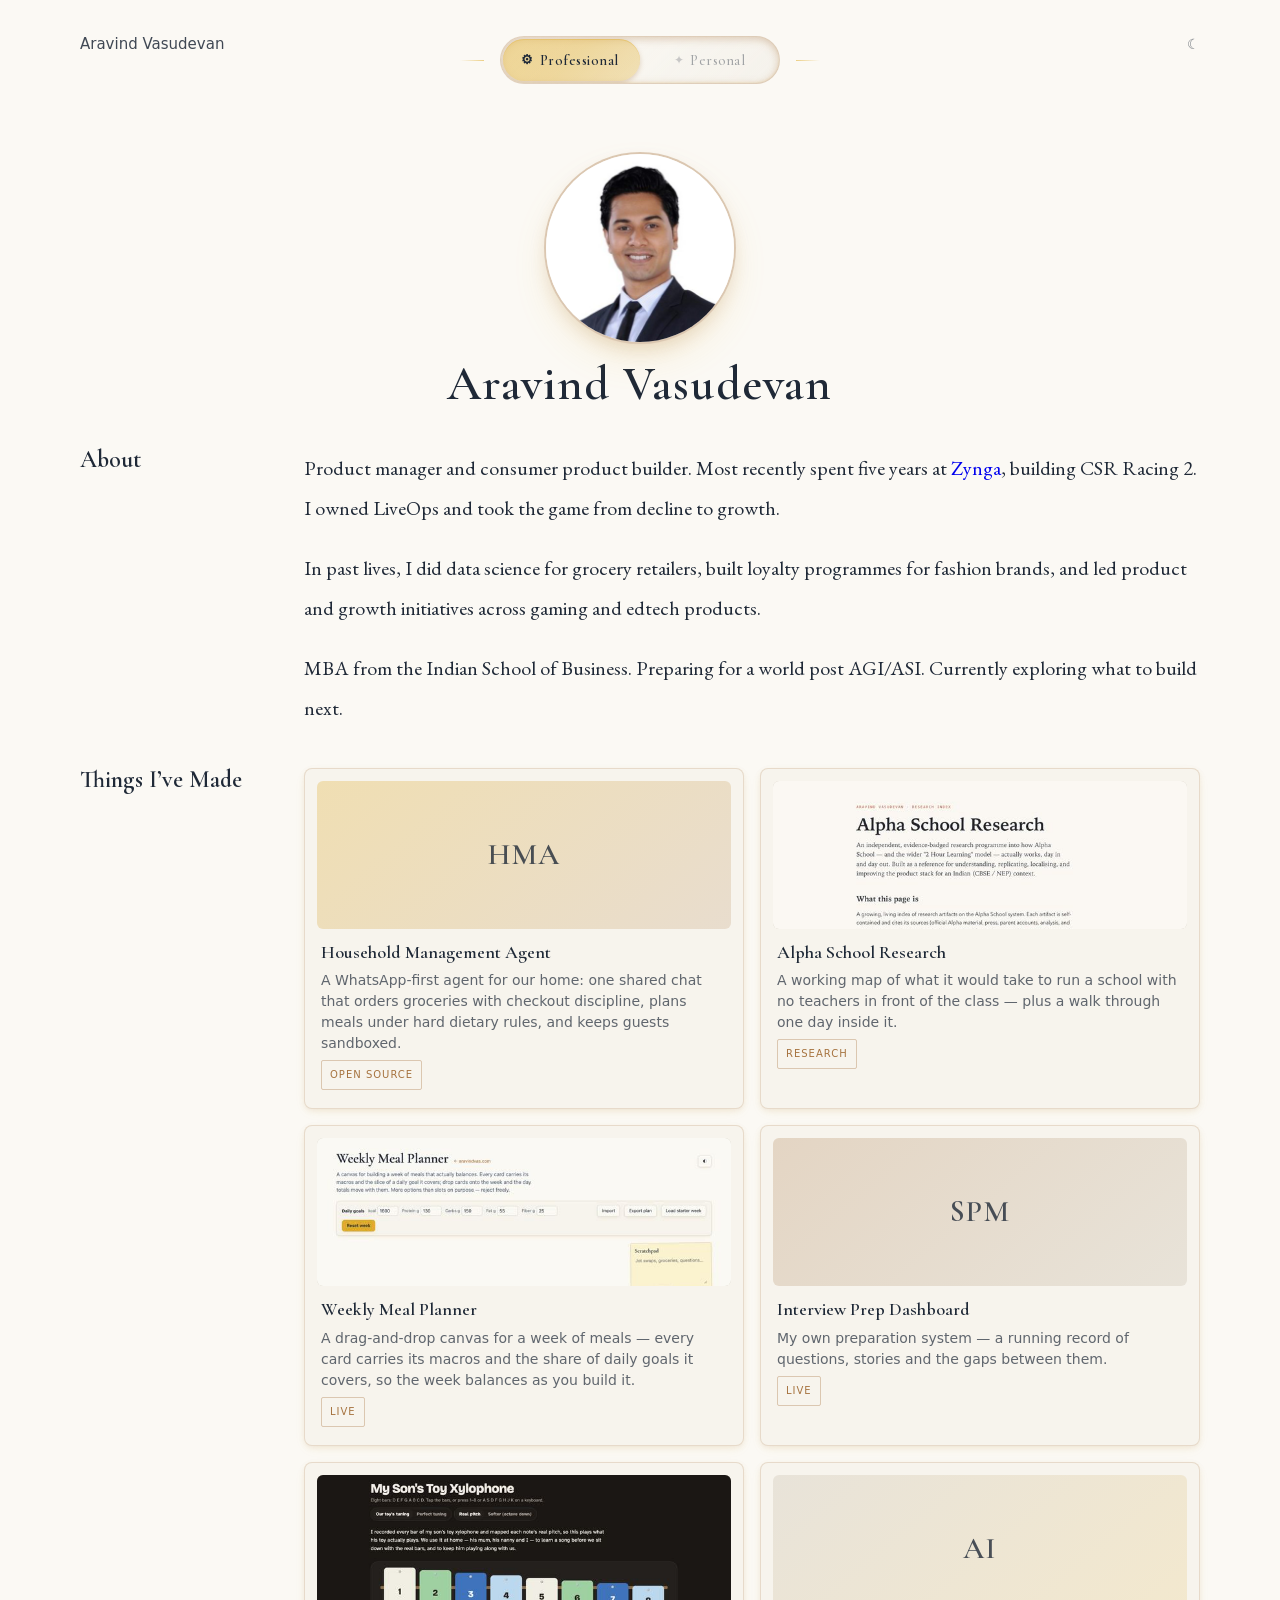
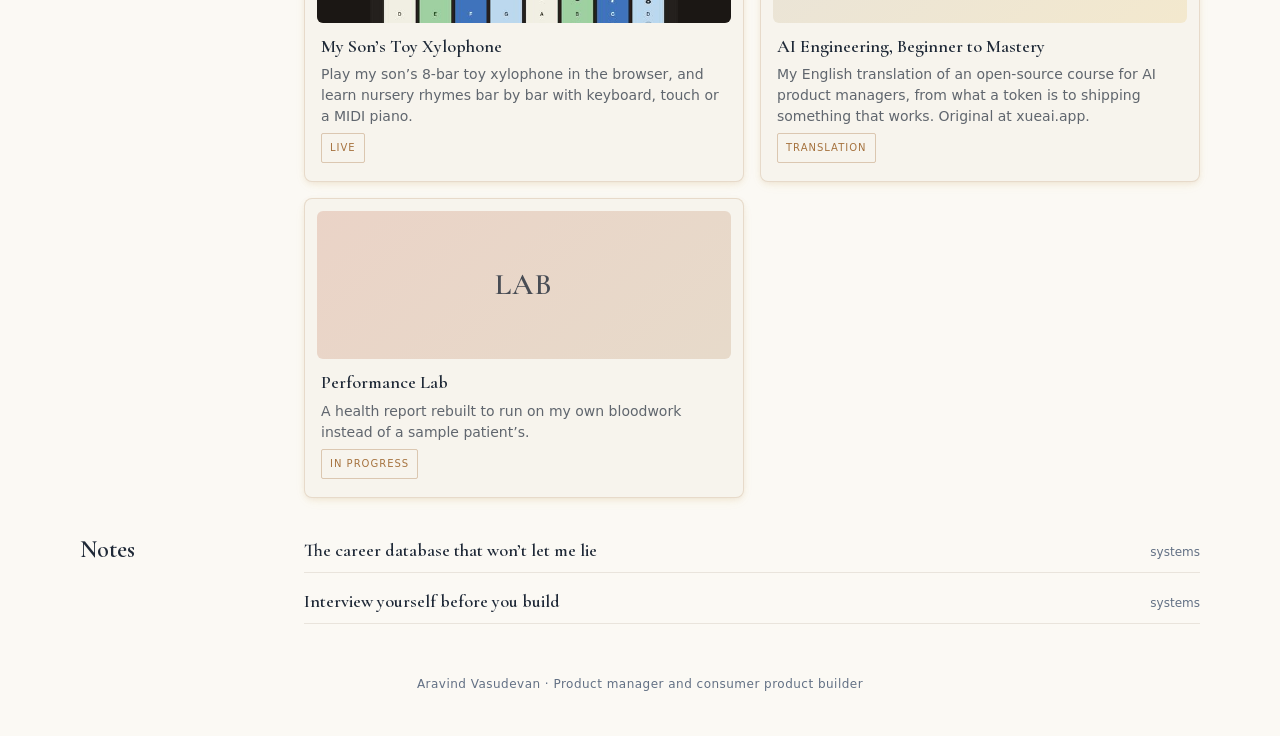
<file: index.html>
<!DOCTYPE html>
<html lang="en">
<head>
<meta charset="utf-8">
<meta name="viewport" content="width=device-width, initial-scale=1, viewport-fit=cover">

<title>Aravind Vasudevan</title>
<meta name="description" content="Aravind Vasudevan — product manager and consumer product builder. Five years at Zynga building CSR Racing 2, where he owned LiveOps and took the game from decline to growth.">

<link rel="canonical" href="https://aravindvas.com/">
<meta name="theme-color" content="#fbf9f4" media="(prefers-color-scheme: light)">
<meta name="theme-color" content="#141a22" media="(prefers-color-scheme: dark)">

<meta property="og:type" content="profile">
<meta property="og:site_name" content="Aravind Vasudevan">
<meta property="og:title" content="Aravind Vasudevan">
<meta property="og:description" content="Product manager and consumer product builder. Most recently five years at Zynga, building CSR Racing 2.">
<meta property="og:url" content="https://aravindvas.com/">
<meta property="og:image" content="https://aravindvas.com/og.png">
<meta property="og:image:width" content="1200">
<meta property="og:image:height" content="630">
<meta name="twitter:card" content="summary_large_image">
<meta name="twitter:title" content="Aravind Vasudevan">
<meta name="twitter:description" content="Product manager and consumer product builder. Most recently five years at Zynga, building CSR Racing 2.">
<meta name="twitter:image" content="https://aravindvas.com/og.png">

<link rel="icon" href="/favicon.svg?v=14" type="image/svg+xml">

<script>
/* Resolve the view and theme before first paint. */
(function () {
  var r = document.documentElement;
  try {
    var v = new URLSearchParams(location.search).get("view");
    r.dataset.mode = (v === "personal") ? "personal" : "professional";
  } catch (e) { r.dataset.mode = "professional"; }
  try {
    var t = localStorage.getItem("av-theme");
    if (t !== "light" && t !== "dark") {
      t = (window.matchMedia && matchMedia("(prefers-color-scheme: dark)").matches) ? "dark" : "light";
    }
    r.dataset.theme = t;
  } catch (e) { r.dataset.theme = "light"; }
})();
</script>

<link rel="preload" as="font" type="font/woff2" href="/fonts/eb-garamond-normal.woff2?v=14" crossorigin>
<link rel="preload" as="font" type="font/woff2" href="/fonts/cormorant-garamond-normal.woff2?v=14" crossorigin>
<link rel="preload" as="image" href="/profile-384.jpg?v=14" fetchpriority="high">
<link rel="stylesheet" href="/fonts.css?v=14">
<link rel="stylesheet" href="/styles.css?v=16">
</head>

<body>
<a class="skip-link" href="#main">Skip to content</a>

<main class="shell" id="main">

  <!-- ================= HEADER ================= -->
  <header class="masthead">
    <nav class="nav" aria-label="Site header">

      <div class="nav__side nav__side--left">
        <a href="/" class="nav__home">Aravind Vasudevan</a>
      </div>

      <div class="nav__mid">
        <div class="mode-toggle" role="group" aria-label="Toggle between professional and personal mode">
          <span class="ornament" aria-hidden="true"></span>
          <div class="toggle-track">
            <span class="toggle-indicator" id="toggleIndicator" aria-hidden="true"></span>
            <button class="toggle-option" type="button" data-target="professional" aria-pressed="true">
              <span class="option-icon" aria-hidden="true">&#9881;</span>
              <span class="option-label">Professional</span>
            </button>
            <button class="toggle-option" type="button" data-target="personal" aria-pressed="false">
              <span class="option-icon" aria-hidden="true">&#10022;</span>
              <span class="option-label">Personal</span>
            </button>
          </div>
          <span class="ornament" aria-hidden="true"></span>
        </div>
      </div>

      <div class="nav__side nav__side--right">
        <button class="theme-btn" id="themeBtn" type="button" aria-label="Switch to dark mode">
          <span class="theme-btn__icon theme-btn__icon--moon" aria-hidden="true">&#9790;</span>
          <span class="theme-btn__icon theme-btn__icon--sun" aria-hidden="true">&#9788;</span>
        </button>
      </div>

    </nav>
  </header>

  <div class="stack">

    <!-- ---------- identity ----------
         Professional shows the photograph; Personal keeps the monogram.
         Both are in the DOM and the same data-mode gate hides one. -->
    <section class="identity">

      <div class="avatar" data-mode="professional">
        <button class="flip" type="button" aria-label="Aravind Vasudevan" aria-pressed="false">
          <span class="flip__face flip__face--front">
            <img class="flip__photo" src="/profile-384.jpg?v=14" width="384" height="384"
                 alt="Aravind Vasudevan" decoding="async" fetchpriority="high">
          </span>
          <!-- Coin flip: the back is the same photograph, mirrored. Reusing
               the file keeps it byte-identical to the front, and the
               mirror is done in CSS rather than baked into a second file. -->
          <span class="flip__face flip__face--back" aria-hidden="true">
            <img class="flip__photo flip__photo--mirror" src="/profile-384.jpg?v=14" width="384" height="384"
                 alt="" decoding="async">
          </span>
        </button>
      </div>

      <div class="avatar" data-mode="personal">
        <button class="flip" type="button" aria-label="A selfie of Aravind" aria-pressed="false">
          <span class="flip__face flip__face--front">
            <img class="flip__photo" src="/personal-384.jpg?v=14" width="384" height="384"
                 alt="A selfie of Aravind outside the Victoria Palace Theatre"
                 decoding="async" fetchpriority="high">
          </span>
          <span class="flip__face flip__face--back" aria-hidden="true">
            <img class="flip__photo flip__photo--mirror" src="/personal-384.jpg?v=14" width="384" height="384"
                 alt="" decoding="async">
          </span>
        </button>
      </div>

      <h1 class="name" data-mode="professional">Aravind Vasudevan</h1>
      <h1 class="name" data-mode="personal">Aravind &rsquo;Vasu&rsquo;</h1>
    </section>

    <!-- ---------- about: professional ---------- -->
    <section class="row" data-mode="professional">
      <div class="row__label"><h2>About</h2></div>
      <div class="row__body prose prose--lead">
        <p>Product manager and consumer product builder. Most recently spent five years at
        <a class="illuminated-link" href="https://www.zynga.com" rel="noopener">Zynga</a>, building
        CSR&nbsp;Racing&nbsp;2. I owned LiveOps and took the game from decline to growth.</p>

        <p>In past lives, I did data science for grocery retailers, built loyalty programmes for fashion
        brands, and led product and growth initiatives across gaming and edtech products.</p>

        <p>MBA from the Indian School of Business. Preparing for a world post AGI/ASI. Currently exploring
        what to build next.</p>
      </div>
    </section>

    <!-- ---------- about: personal ---------- -->
    <section class="row" data-mode="personal">
      <div class="row__label"><h2>About</h2></div>
      <div class="row__body prose prose--lead">
        <p>Curious, Social, Chasing Impact. Husband; Dad to a 2.5 year old.</p>

        <p>Bangalore Boy. Speak 5 languages, learning my 6th.</p>

        <p>I like playing football, designing social experiences &mdash; design and host quizzes, emcee weddings
        and the like &mdash; and building the education that I want my kid to have.</p>

        <p>Currently spending more time enjoying being a dad, while finding interesting things to learn, build,
        and explore.</p>
      </div>
    </section>

    <!-- ---------- made: professional ----------
         Shown first: the work is the point of the page.
         data-room on each card = its room in the planned isometric diorama. -->
    <section class="row row--cards" data-mode="professional">
      <div class="row__label"><h2>Things I&rsquo;ve Made</h2></div>
      <div class="row__body">
        <div class="cards">
          <a class="card" href="https://github.com/aravind-vas/household-management-agent" rel="noopener" data-room="kitchen">
            <span class="card__art card__art--a"><span class="card__glyph">HMA</span></span>
            <span class="card__body">
              <span class="card__title">Household Management Agent</span>
              <span class="card__desc">A WhatsApp-first agent for our home: one shared chat that orders groceries with checkout discipline, plans meals under hard dietary rules, and keeps guests sandboxed.</span>
              <span class="card__tag">Open source</span>
            </span>
          </a>
          <a class="card" href="https://schools.aravindvas.com" rel="noopener" data-room="study">
            <span class="card__art card__art--shot"><img src="/thumbs/schools.jpg?v=16" width="640" height="360" alt="Alpha School Research index page" loading="lazy" decoding="async"></span>
            <span class="card__body">
              <span class="card__title">Alpha School Research</span>
              <span class="card__desc">A working map of what it would take to run a school with no teachers in front of the class &mdash; plus a walk through one day inside it.</span>
              <span class="card__tag">Research</span>
            </span>
          </a>
          <a class="card" href="/menu-planner/" rel="noopener" data-room="kitchen">
            <span class="card__art card__art--shot"><img src="/thumbs/menu.jpg?v=16" width="640" height="360" alt="Weekly Meal Planner canvas" loading="lazy" decoding="async"></span>
            <span class="card__body">
              <span class="card__title">Weekly Meal Planner</span>
              <span class="card__desc">A drag-and-drop canvas for a week of meals &mdash; every card carries its macros and the share of daily goals it covers, so the week balances as you build it.</span>
              <span class="card__tag">Live</span>
            </span>
          </a>
          <a class="card" href="https://prep.aravindvas.com" rel="noopener" data-room="study">
            <span class="card__art card__art--b"><span class="card__glyph">SPM</span></span>
            <span class="card__body">
              <span class="card__title">Interview Prep Dashboard</span>
              <span class="card__desc">My own preparation system &mdash; a running record of questions, stories and the gaps between them.</span>
              <span class="card__tag">Live</span>
            </span>
          </a>
          <a class="card" href="/xylophone/" rel="noopener" data-room="living">
            <span class="card__art card__art--shot"><img src="/thumbs/xylophone.jpg?v=16" width="640" height="360" alt="Rainbow toy xylophone in the browser" loading="lazy" decoding="async"></span>
            <span class="card__body">
              <span class="card__title">My Son&rsquo;s Toy Xylophone</span>
              <span class="card__desc">Play my son&rsquo;s 8-bar toy xylophone in the browser, and learn nursery rhymes bar by bar with keyboard, touch or a MIDI piano.</span>
              <span class="card__tag">Live</span>
            </span>
          </a>
          <a class="card" href="https://github.com/aravind-vas/learn-ai-xeuai" rel="noopener" data-room="study">
            <span class="card__art card__art--c"><span class="card__glyph">AI</span></span>
            <span class="card__body">
              <span class="card__title">AI Engineering, Beginner to Mastery</span>
              <span class="card__desc">My English translation of an open-source course for AI product managers, from what a token is to shipping something that works. Original at xueai.app.</span>
              <span class="card__tag">Translation</span>
            </span>
          </a>
          <div class="card card--static" data-room="kitchen">
            <span class="card__art card__art--d"><span class="card__glyph">LAB</span></span>
            <span class="card__body">
              <span class="card__title">Performance Lab</span>
              <span class="card__desc">A health report rebuilt to run on my own bloodwork instead of a sample patient&rsquo;s.</span>
              <span class="card__tag">In progress</span>
            </span>
          </div>
        </div>
      </div>
    </section>

    <!-- ---------- made: personal ----------
         Shown first: the work is the point of the page.
         data-room on each card = its room in the planned isometric diorama. -->
    <section class="row row--cards" data-mode="personal">
      <div class="row__label"><h2>Things I&rsquo;ve Made</h2></div>
      <div class="row__body">
        <div class="cards">
          <a class="card" href="/xylophone/" rel="noopener" data-room="living">
            <span class="card__art card__art--shot"><img src="/thumbs/xylophone.jpg?v=16" width="640" height="360" alt="Rainbow toy xylophone in the browser" loading="lazy" decoding="async"></span>
            <span class="card__body">
              <span class="card__title">My Son&rsquo;s Toy Xylophone</span>
              <span class="card__desc">Play my son&rsquo;s 8-bar toy xylophone in the browser, and learn nursery rhymes bar by bar with keyboard, touch or a MIDI piano.</span>
              <span class="card__tag">Live</span>
            </span>
          </a>
          <a class="card" href="/telegraph-road/" rel="noopener" data-room="living">
            <span class="card__art card__art--shot"><img src="/thumbs/telegraph.jpg?v=16" width="640" height="360" alt="Telegraph Road guided listen page" loading="lazy" decoding="async"></span>
            <span class="card__body">
              <span class="card__title">Telegraph Road, a guided first listen</span>
              <span class="card__desc">Fourteen minutes of Dire Straits with a follow-along clock: what to listen for, section by section, before and while you press play.</span>
              <span class="card__tag">Live</span>
            </span>
          </a>
          <a class="card" href="https://schools.aravindvas.com/day-inside.html" rel="noopener" data-room="living">
            <span class="card__art card__art--shot"><img src="/thumbs/schools.jpg?v=16" width="640" height="360" alt="Alpha School research page" loading="lazy" decoding="async"></span>
            <span class="card__body">
              <span class="card__title">A day inside Alpha School</span>
              <span class="card__desc">Part of building the education I want my kid to have: what a single school day looks like when software does the teaching.</span>
              <span class="card__tag">Research</span>
            </span>
          </a>
          <a class="card" href="/menu-planner/" rel="noopener" data-room="kitchen">
            <span class="card__art card__art--shot"><img src="/thumbs/menu.jpg?v=16" width="640" height="360" alt="Weekly Meal Planner canvas" loading="lazy" decoding="async"></span>
            <span class="card__body">
              <span class="card__title">Weekly Meal Planner</span>
              <span class="card__desc">A drag-and-drop canvas for a week of meals, so the family&rsquo;s week balances as you build it.</span>
              <span class="card__tag">Live</span>
            </span>
          </a>
        </div>
      </div>
    </section>

    <!-- ---------- notes: professional ----------
         Only notes with a written page behind them are listed. -->
    <section class="row" data-mode="professional">
      <div class="row__label"><h2>Notes</h2></div>
      <div class="row__body">
        <ul class="posts">
          <li><a class="post" href="/career-database/" data-room="study">
            <span class="post__title">The career database that won&rsquo;t let me lie</span>
            <span class="post__note">systems</span>
          </a></li>
          <li><a class="post" href="/notes/household-operating-system.html" data-room="kitchen">
            <span class="post__title">Interview yourself before you build</span>
            <span class="post__note">systems</span>
          </a></li>
        </ul>
      </div>
    </section>

    <!-- ---------- elsewhere: personal ---------- -->
    <section class="row" data-mode="personal">
      <div class="row__label"><h2>Elsewhere</h2></div>
      <div class="row__body">
        <ul class="links">
          <li><a class="illuminated-link" href="https://www.linkedin.com/in/aravind-v" rel="noopener">LinkedIn</a></li>
          <li><a class="illuminated-link" href="https://github.com/aravind-vas" rel="noopener">GitHub</a></li>
          <li><a class="illuminated-link" href="mailto:arvndv@gmail.com">Email</a></li>
        </ul>
      </div>
    </section>

  </div>

  <footer class="foot">
    <p data-mode="professional">Aravind Vasudevan &middot; Product manager and consumer product builder</p>
    <p data-mode="personal">Aravind &rsquo;Vasu&rsquo; &middot; Curious, Social, Chasing Impact</p>
  </footer>

</main>

<script src="/script.js?v=15" defer></script>
</body>
</html>
</file>
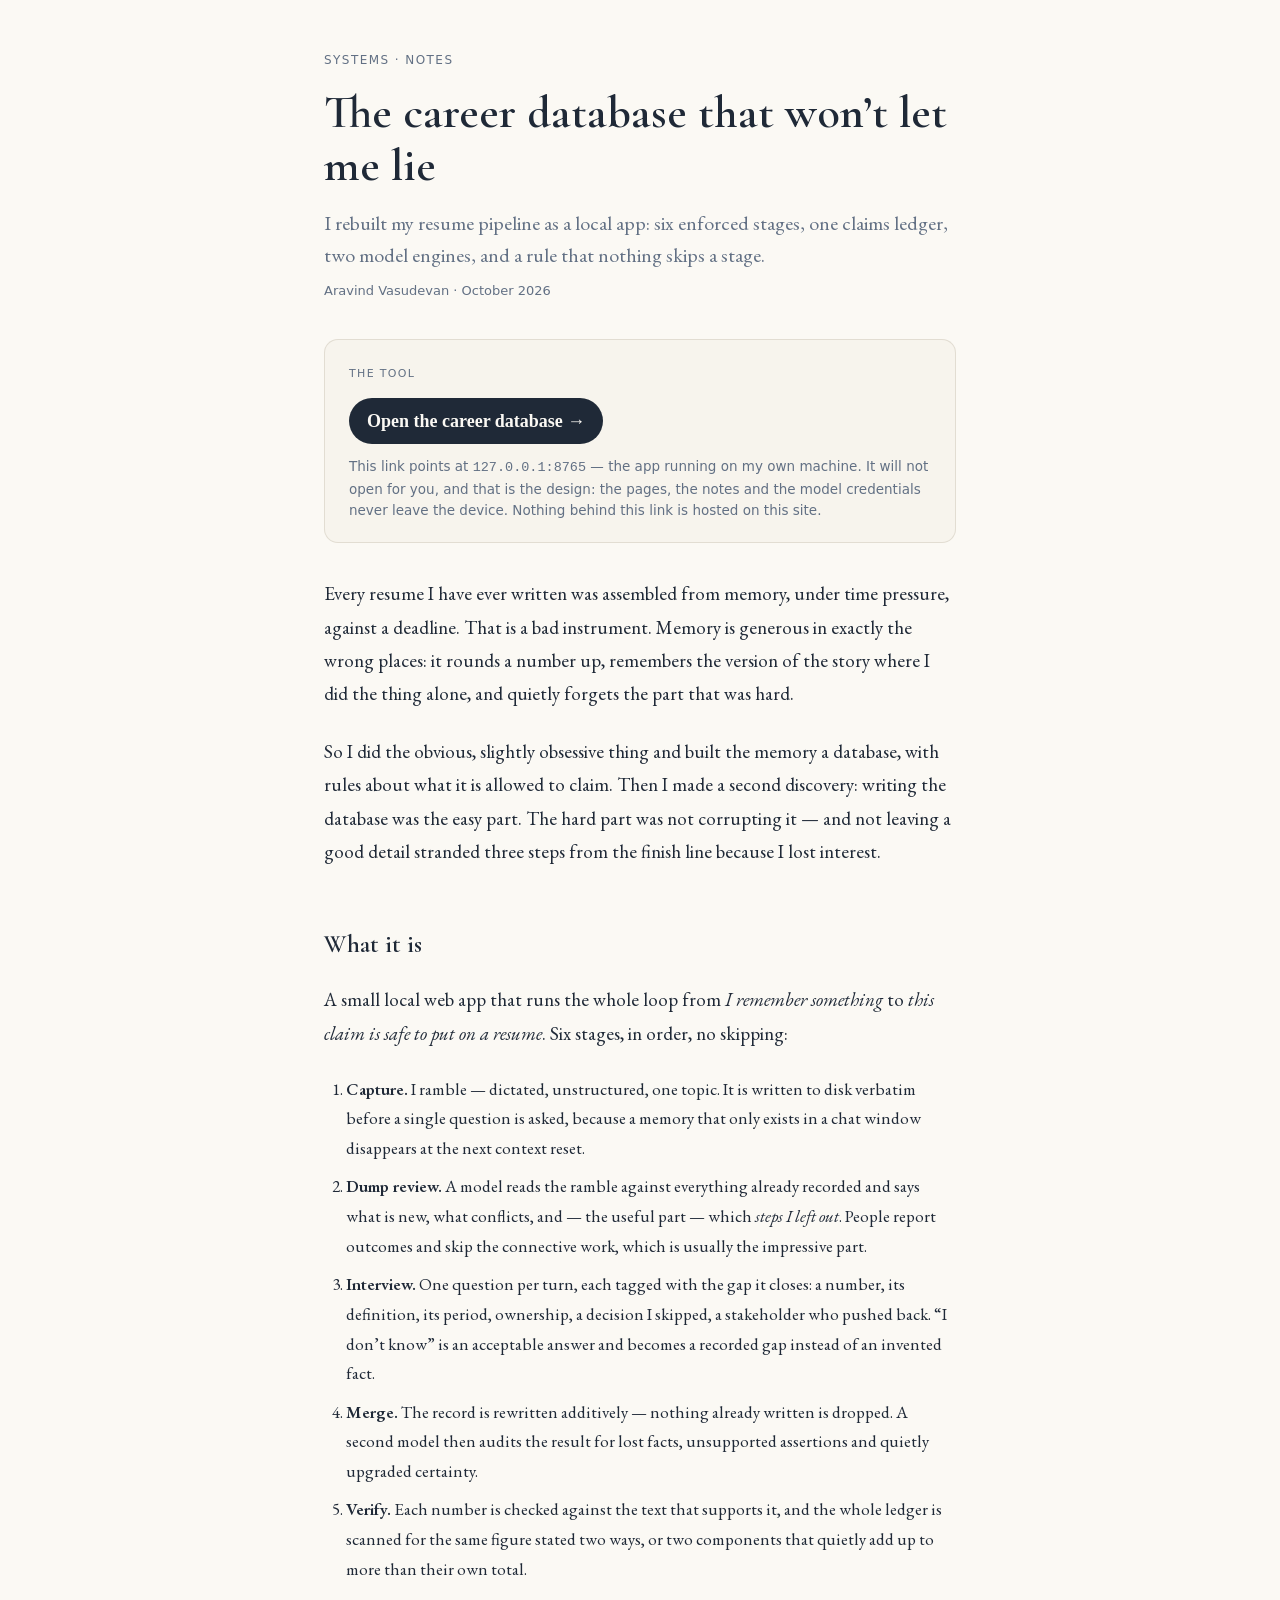
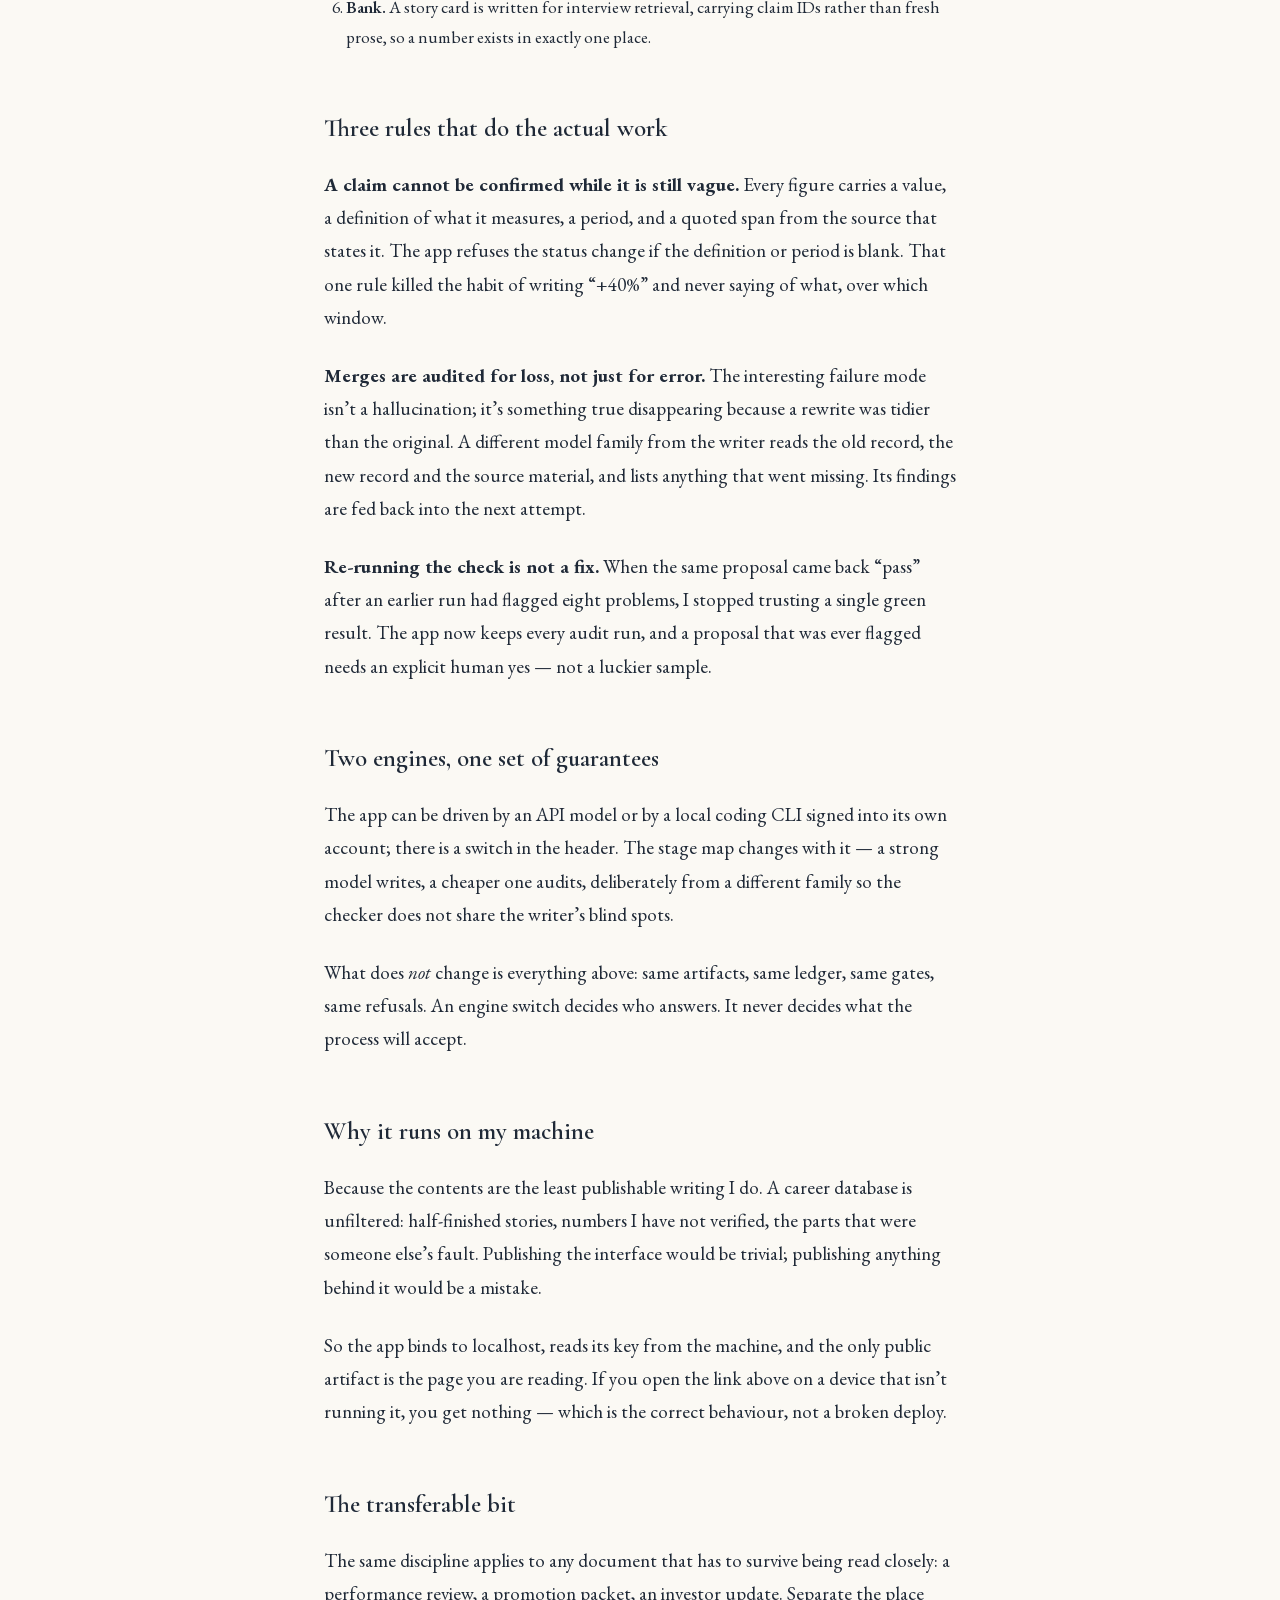
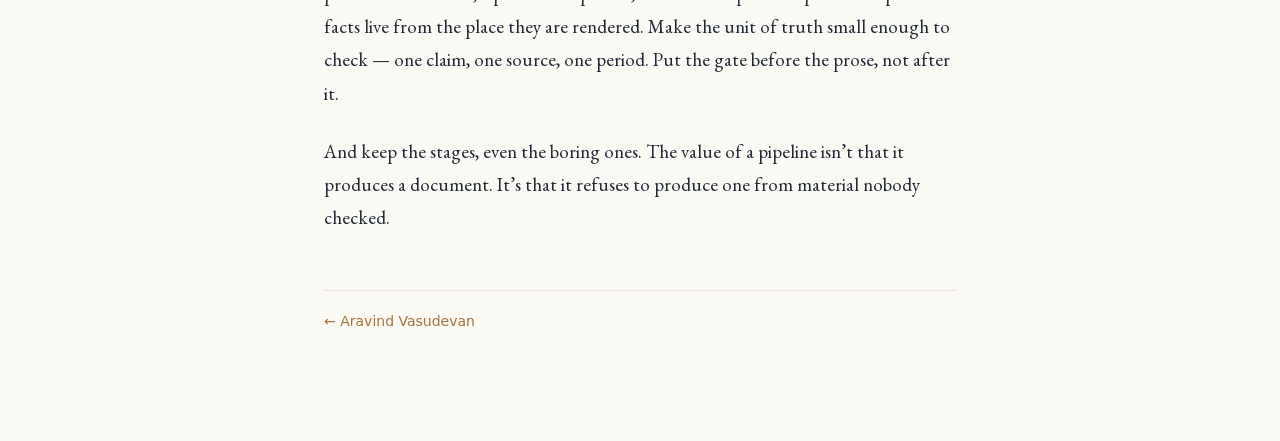
<file: career-database/index.html>
<!DOCTYPE html>
<html lang="en">
<head>
<meta charset="utf-8">
<meta name="viewport" content="width=device-width, initial-scale=1">
<title>The career database that won’t let me lie — Aravind Vasudevan</title>
<meta name="description" content="A local app with six enforced stages, one claims ledger and two model engines — built so a resume can only say what I can trace to a source.">
<link rel="canonical" href="https://aravindvas.com/career-database/">
<meta property="og:type" content="article">
<meta property="og:title" content="The career database that won’t let me lie">
<meta property="og:description" content="Six enforced stages, one claims ledger, two model engines, and a rule that nothing skips a stage.">
<link rel="icon" href="/favicon.svg" type="image/svg+xml">
<link rel="stylesheet" href="/fonts.css">
<link rel="stylesheet" href="/styles.css?v=15">
<script>
  (function () {
    var t = localStorage.getItem("theme");
    if (t === "dark" || t === "light") document.documentElement.setAttribute("data-theme", t);
  })();
</script>
<style>
  .article { max-width: 42rem; margin: 0 auto; padding: 48px 20px 96px; }
  .article__kicker { font-size: 12px; letter-spacing: .12em; text-transform: uppercase; color: hsl(var(--muted-foreground)); margin: 0 0 14px; }
  .article h1 { font-family: "Cormorant Garamond Variable", "Cormorant Garamond", Georgia, serif; font-size: clamp(2rem, 5vw, 2.9rem); font-weight: 600; line-height: 1.15; margin: 0 0 14px; }
  .article__dek { font-family: "EB Garamond Variable", "EB Garamond", Georgia, serif; font-size: 20px; line-height: 1.6; color: hsl(var(--muted-foreground)); margin: 0 0 8px; }
  .article__byline { font-size: 13px; color: hsl(var(--muted-foreground)); margin: 0 0 36px; }
  .article__body { font-family: "EB Garamond Variable", "EB Garamond", Georgia, serif; font-size: 19px; line-height: 1.75; }
  .article__body p { margin: 0 0 1.3em; }
  .article__body h2 { font-family: "Cormorant Garamond Variable", "Cormorant Garamond", Georgia, serif; font-size: 1.55rem; font-weight: 600; margin: 2.2em 0 .7em; }
  .article__body a { color: hsl(var(--bronze)); text-decoration: underline; text-underline-offset: 3px; }
  .article__body a:hover { color: hsl(var(--gold)); }
  .article__body ol, .article__body ul { margin: 0 0 1.3em; padding-left: 1.3em; }
  .article__body li { margin: .45em 0; }
  .article__body code { font-family: ui-monospace, "SF Mono", Menlo, monospace; font-size: .82em; background: hsl(var(--muted) / .5); padding: 1px 5px; border-radius: 4px; }
  .article__foot { margin-top: 56px; padding-top: 18px; border-top: 1px solid hsl(var(--border) / .55); font-size: 14px; }
  .article__foot a { color: hsl(var(--bronze)); text-decoration: none; }
  .article__foot a:hover { text-decoration: underline; }

  .launch {
    margin: 8px 0 34px; padding: 22px 24px;
    border: 1px solid hsl(var(--border) / .7); border-radius: 14px;
    background: hsl(var(--card, var(--background)));
  }
  .launch__label { font-size: 11px; letter-spacing: .12em; text-transform: uppercase; color: hsl(var(--muted-foreground)); margin: 0 0 12px; }
  .launch__btn {
    display: inline-flex; align-items: center; gap: .5em;
    font-family: "EB Garamond Variable", Georgia, serif; font-size: 18px; font-weight: 600;
    padding: 11px 18px; border-radius: 999px; text-decoration: none;
    color: hsl(var(--background)); background: hsl(var(--foreground));
  }
  .launch__btn:hover { opacity: .88; }
  .launch__note { font-size: 13.5px; line-height: 1.55; color: hsl(var(--muted-foreground)); margin: 12px 0 0; }
  .stages { font-size: 17px; }
  .stages li { margin: .5em 0; }
  .stages b { font-weight: 600; }
</style>
</head>
<body>
<article class="article" id="main">

  <p class="article__kicker">Systems &middot; Notes</p>
  <h1>The career database that won&rsquo;t let me lie</h1>
  <p class="article__dek">I rebuilt my resume pipeline as a local app: six enforced stages, one claims ledger, two model engines, and a rule that nothing skips a stage.</p>
  <p class="article__byline">Aravind Vasudevan &middot; October 2026</p>

  <div class="launch">
    <p class="launch__label">The tool</p>
    <a class="launch__btn" href="http://127.0.0.1:8765/">Open the career database &rarr;</a>
    <p class="launch__note">This link points at <code>127.0.0.1:8765</code> &mdash; the app running on my own machine.
    It will not open for you, and that is the design: the pages, the notes and the model credentials never
    leave the device. Nothing behind this link is hosted on this site.</p>
  </div>

  <div class="article__body">

    <p>Every resume I have ever written was assembled from memory, under time pressure, against a
    deadline. That is a bad instrument. Memory is generous in exactly the wrong places: it rounds a
    number up, remembers the version of the story where I did the thing alone, and quietly forgets the
    part that was hard.</p>

    <p>So I did the obvious, slightly obsessive thing and built the memory a database, with rules about
    what it is allowed to claim. Then I made a second discovery: writing the database was the easy part.
    The hard part was not corrupting it &mdash; and not leaving a good detail stranded three steps from
    the finish line because I lost interest.</p>

    <h2>What it is</h2>

    <p>A small local web app that runs the whole loop from <em>I remember something</em> to
    <em>this claim is safe to put on a resume</em>. Six stages, in order, no skipping:</p>

    <ol class="stages">
      <li><b>Capture.</b> I ramble &mdash; dictated, unstructured, one topic. It is written to disk
      verbatim before a single question is asked, because a memory that only exists in a chat window
      disappears at the next context reset.</li>
      <li><b>Dump review.</b> A model reads the ramble against everything already recorded and says
      what is new, what conflicts, and &mdash; the useful part &mdash; which <em>steps I left out</em>.
      People report outcomes and skip the connective work, which is usually the impressive part.</li>
      <li><b>Interview.</b> One question per turn, each tagged with the gap it closes: a number, its
      definition, its period, ownership, a decision I skipped, a stakeholder who pushed back. &ldquo;I
      don&rsquo;t know&rdquo; is an acceptable answer and becomes a recorded gap instead of an invented
      fact.</li>
      <li><b>Merge.</b> The record is rewritten additively &mdash; nothing already written is dropped.
      A second model then audits the result for lost facts, unsupported assertions and quietly upgraded
      certainty.</li>
      <li><b>Verify.</b> Each number is checked against the text that supports it, and the whole ledger
      is scanned for the same figure stated two ways, or two components that quietly add up to more than
      their own total.</li>
      <li><b>Bank.</b> A story card is written for interview retrieval, carrying claim IDs rather than
      fresh prose, so a number exists in exactly one place.</li>
    </ol>

    <h2>Three rules that do the actual work</h2>

    <p><strong>A claim cannot be confirmed while it is still vague.</strong> Every figure carries a value,
    a definition of what it measures, a period, and a quoted span from the source that states it. The app
    refuses the status change if the definition or period is blank. That one rule killed the habit of
    writing &ldquo;+40%&rdquo; and never saying of what, over which window.</p>

    <p><strong>Merges are audited for loss, not just for error.</strong> The interesting failure mode
    isn&rsquo;t a hallucination; it&rsquo;s something true disappearing because a rewrite was tidier than
    the original. A different model family from the writer reads the old record, the new record and the
    source material, and lists anything that went missing. Its findings are fed back into the next attempt.</p>

    <p><strong>Re-running the check is not a fix.</strong> When the same proposal came back
    &ldquo;pass&rdquo; after an earlier run had flagged eight problems, I stopped trusting a single green
    result. The app now keeps every audit run, and a proposal that was ever flagged needs an explicit human
    yes &mdash; not a luckier sample.</p>

    <h2>Two engines, one set of guarantees</h2>

    <p>The app can be driven by an API model or by a local coding CLI signed into its own account; there is
    a switch in the header. The stage map changes with it &mdash; a strong model writes, a cheaper one
    audits, deliberately from a different family so the checker does not share the writer&rsquo;s blind
    spots.</p>

    <p>What does <em>not</em> change is everything above: same artifacts, same ledger, same gates, same
    refusals. An engine switch decides who answers. It never decides what the process will accept.</p>

    <h2>Why it runs on my machine</h2>

    <p>Because the contents are the least publishable writing I do. A career database is unfiltered:
    half-finished stories, numbers I have not verified, the parts that were someone else&rsquo;s fault.
    Publishing the interface would be trivial; publishing anything behind it would be a mistake.</p>

    <p>So the app binds to localhost, reads its key from the machine, and the only public artifact is the
    page you are reading. If you open the link above on a device that isn&rsquo;t running it, you get
    nothing &mdash; which is the correct behaviour, not a broken deploy.</p>

    <h2>The transferable bit</h2>

    <p>The same discipline applies to any document that has to survive being read closely: a performance
    review, a promotion packet, an investor update. Separate the place facts live from the place they are
    rendered. Make the unit of truth small enough to check &mdash; one claim, one source, one period. Put
    the gate before the prose, not after it.</p>

    <p>And keep the stages, even the boring ones. The value of a pipeline isn&rsquo;t that it produces a
    document. It&rsquo;s that it refuses to produce one from material nobody checked.</p>

  </div>

  <p class="article__foot"><a href="/">&larr; Aravind Vasudevan</a></p>
</article>
</body>
</html>
</file>
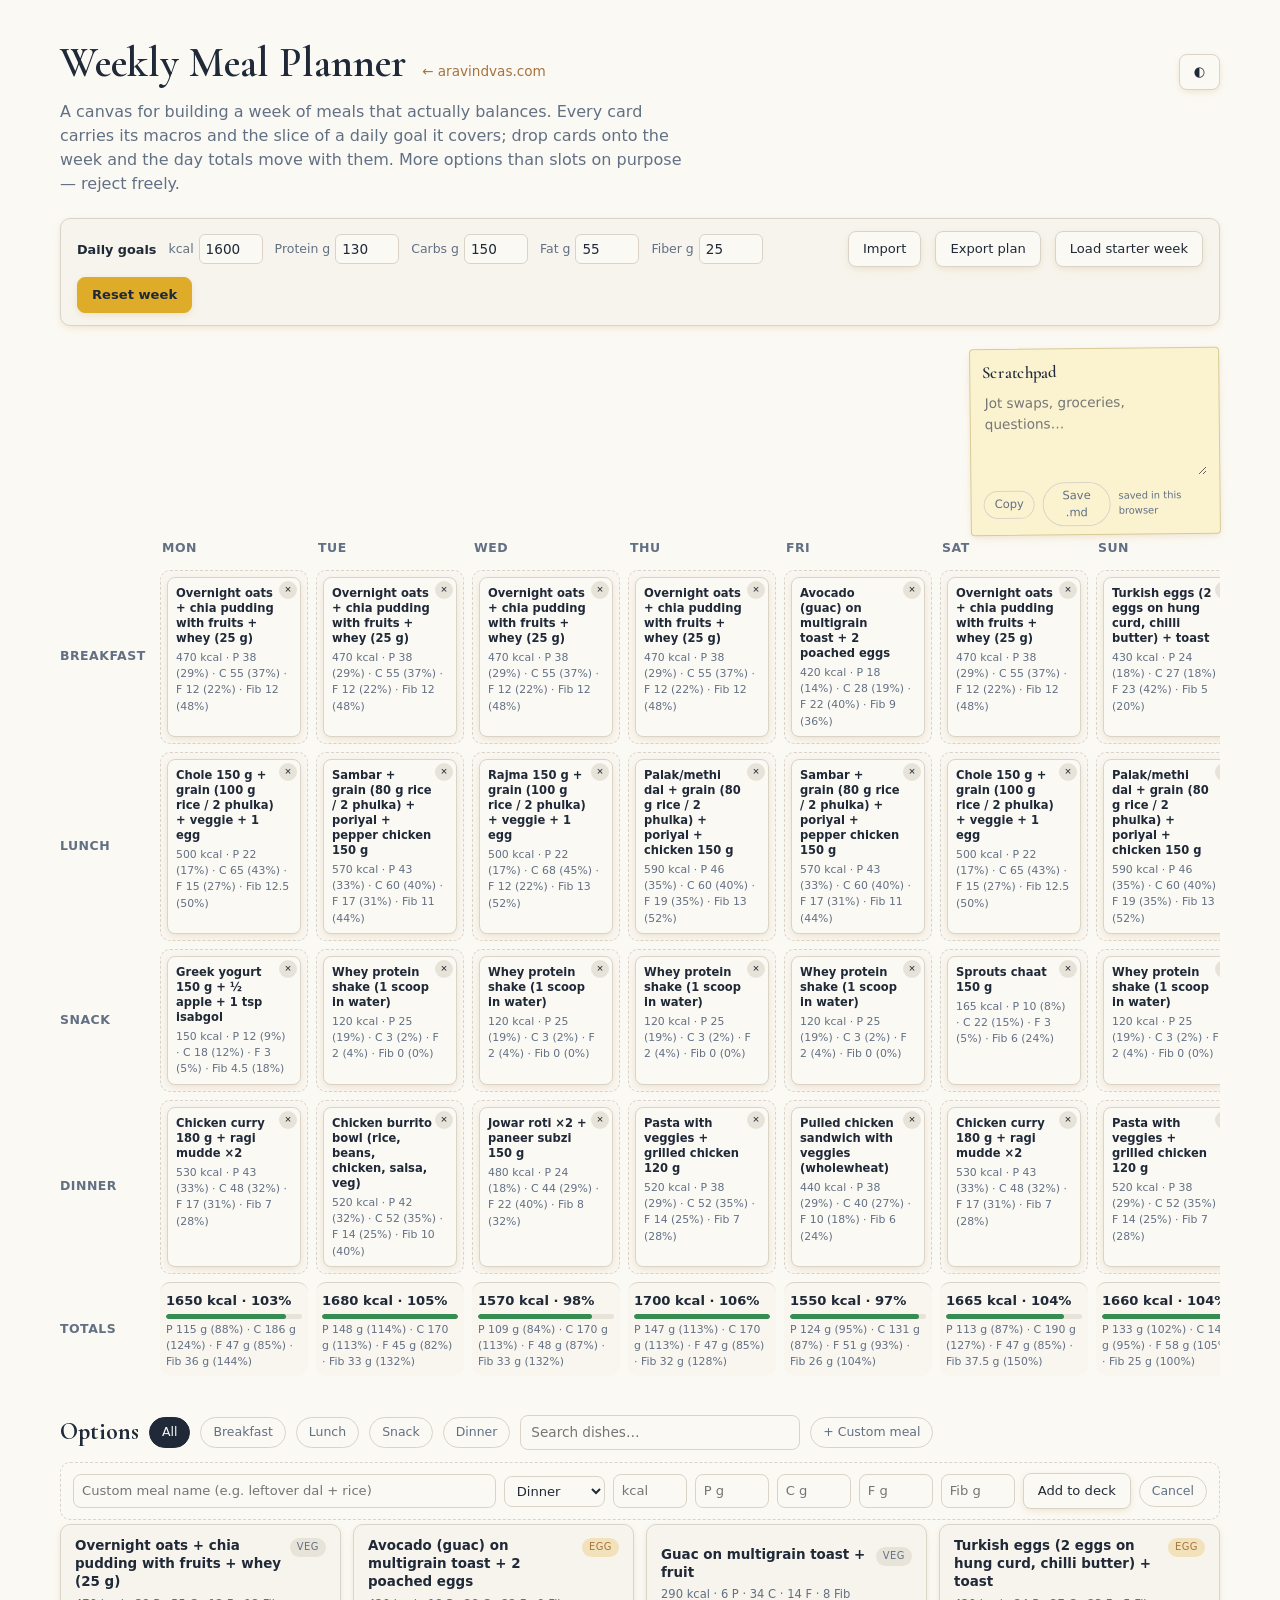
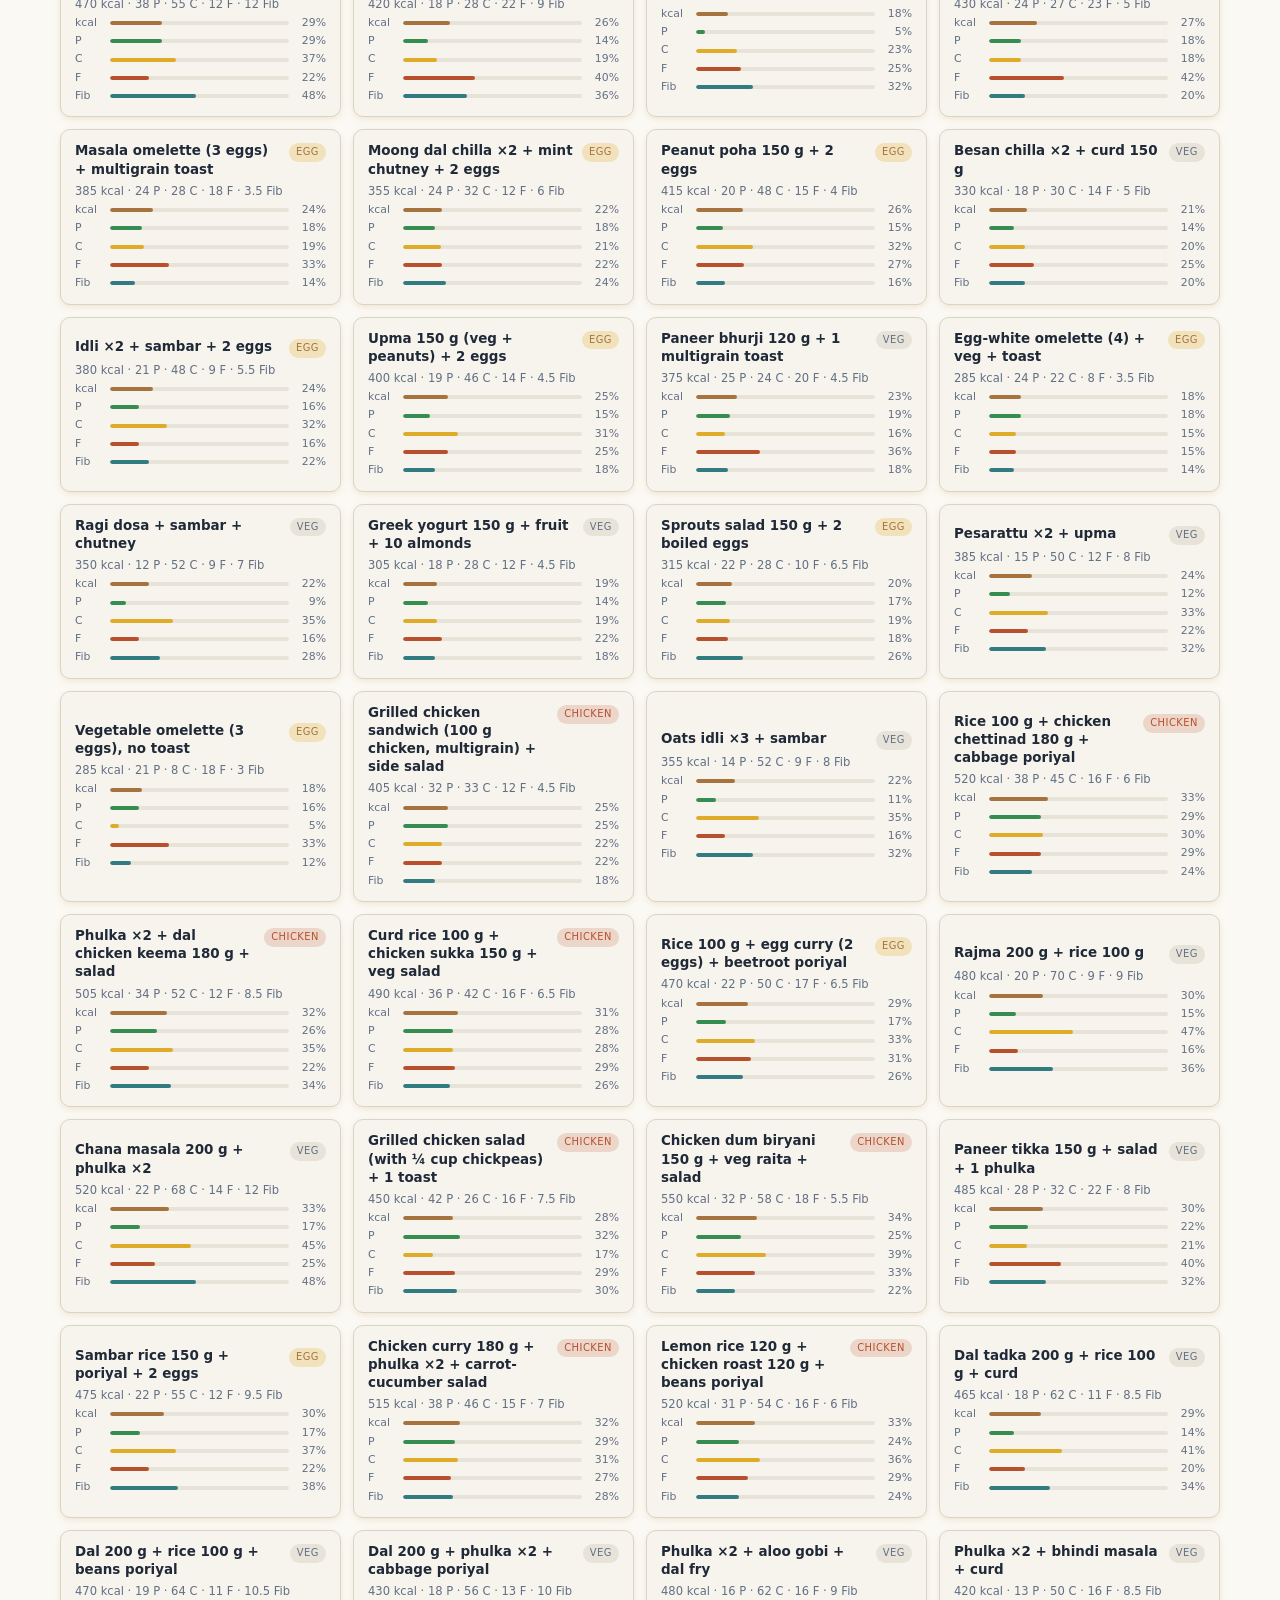
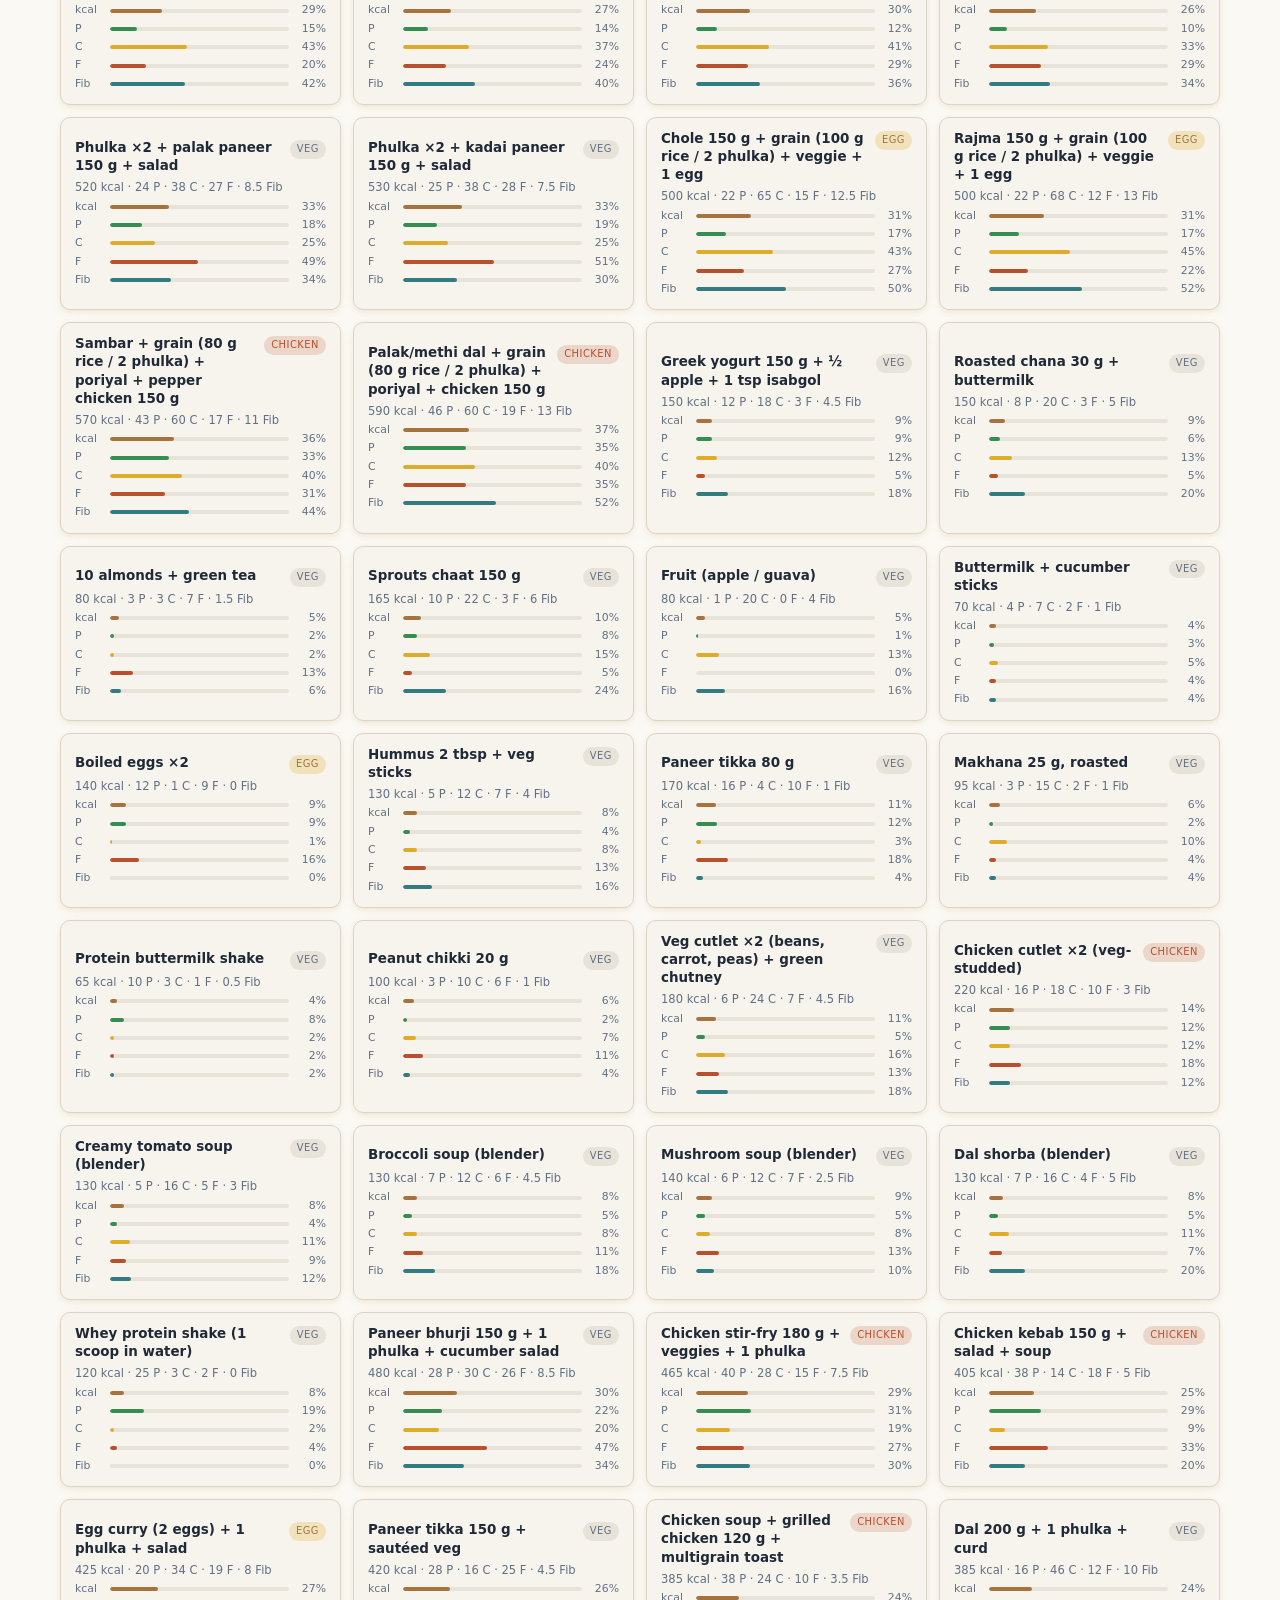
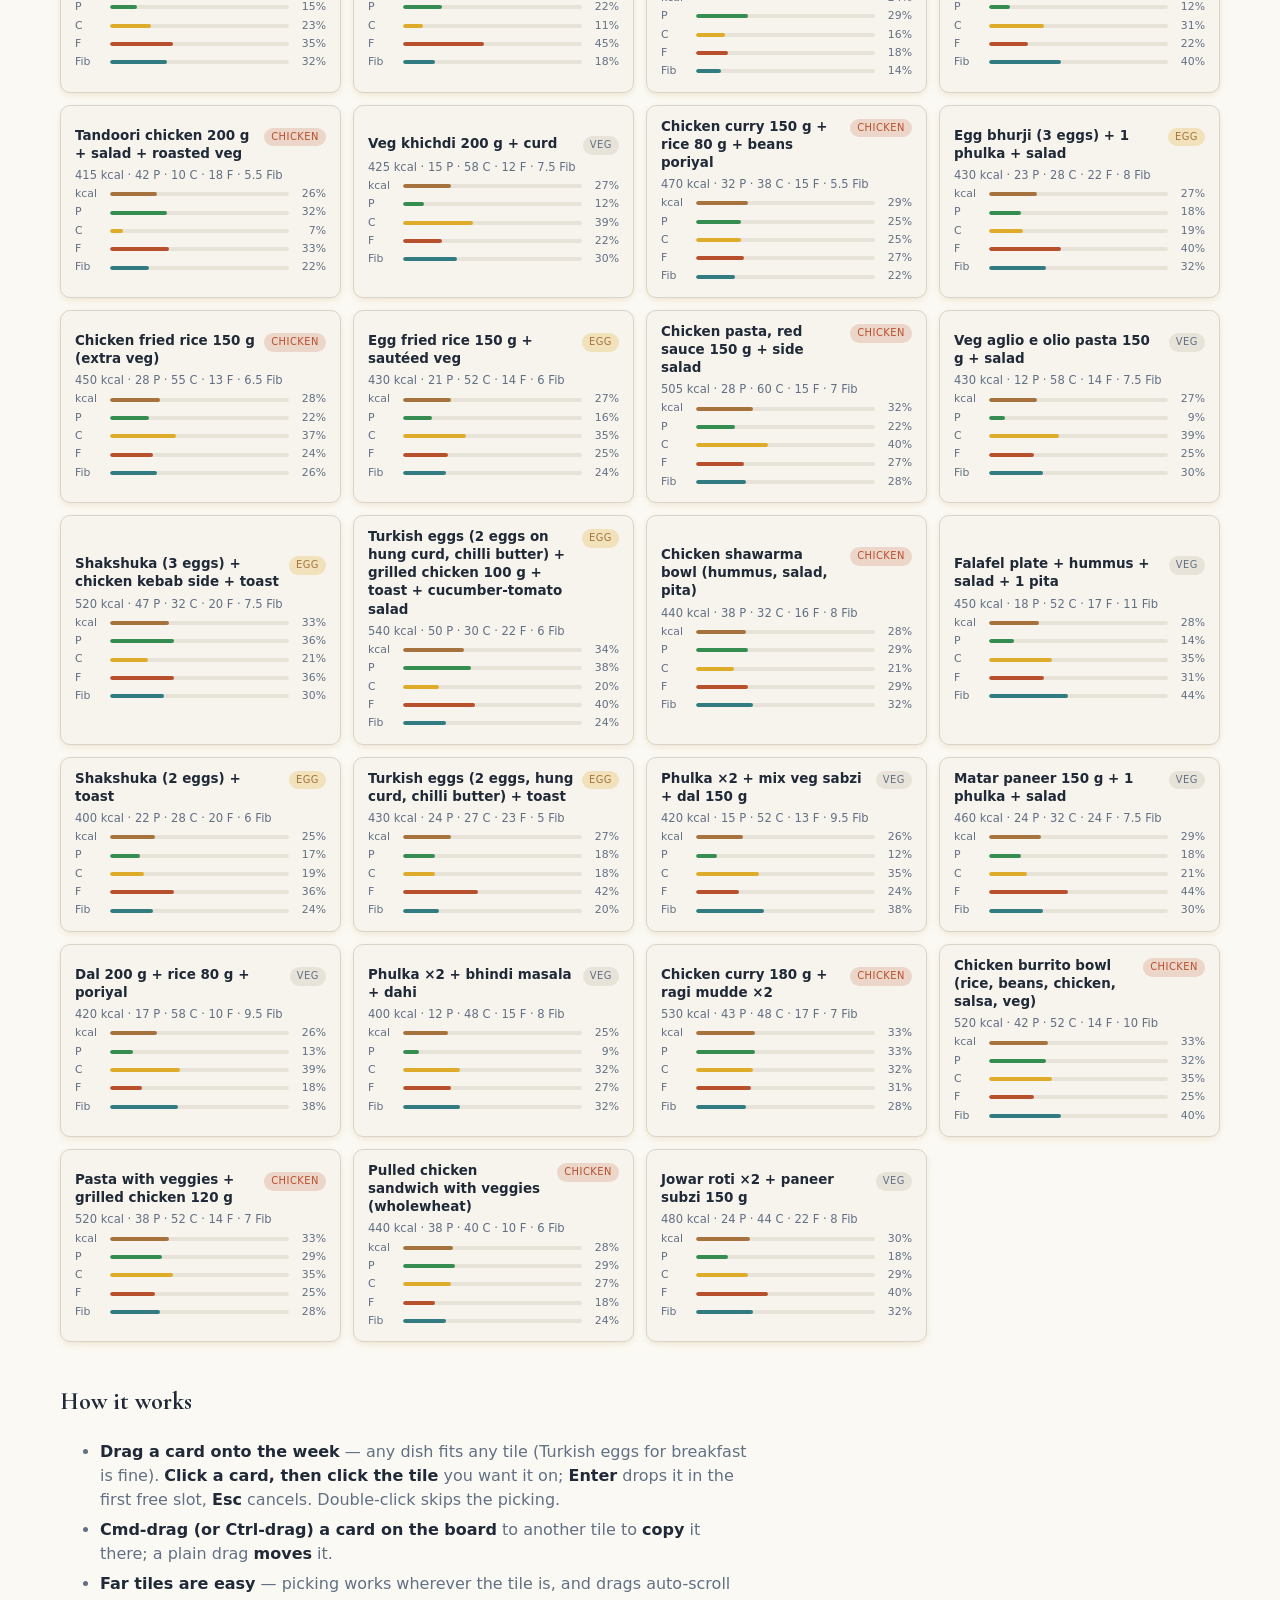
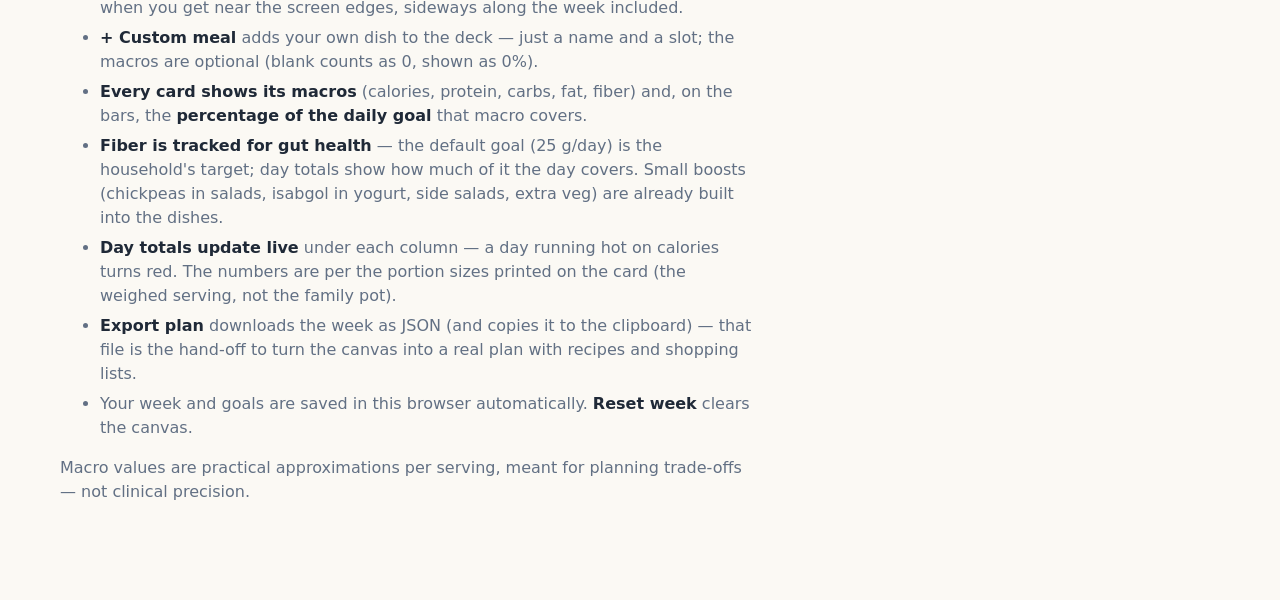
<file: menu-planner/index.html>
<!DOCTYPE html>
<html lang="en">
<head>
<meta charset="utf-8">
<meta name="viewport" content="width=device-width, initial-scale=1">
<title>Weekly Meal Planner — Aravind Vasudevan</title>
<meta name="description" content="A drag-and-drop weekly meal canvas: meal cards carry their macros and the share of a daily goal they cover, so the week balances as you build it.">
<link rel="canonical" href="https://aravindvas.com/menu-planner/">
<meta property="og:title" content="Weekly Meal Planner">
<meta property="og:description" content="Drag meal cards onto a week grid; macros and % of daily goal balance live as you build.">
<link rel="icon" href="/favicon.svg" type="image/svg+xml">
<link rel="stylesheet" href="/fonts.css">
<link rel="stylesheet" href="/menu-planner/styles.css?v=4">
<script>
  // set theme before first paint, same contract as the main site
  (function () {
    var t = localStorage.getItem("theme");
    if (t === "dark" || t === "light") document.documentElement.setAttribute("data-theme", t);
  })();
</script>
</head>
<body>
<main class="shell" id="main">

  <header class="masthead">
    <h1>Weekly Meal Planner</h1>
    <a href="/">&larr; aravindvas.com</a>
    <button class="btn" id="themeBtn" type="button" aria-label="Switch theme" style="margin-left:auto">◐</button>
  </header>

  <p class="lede">
    A canvas for building a week of meals that actually balances. Every card carries
    its macros and the slice of a daily goal it covers; drop cards onto the week and
    the day totals move with them. More options than slots on purpose &mdash; reject
    freely.
  </p>

  <noscript>
    <p class="lede"><strong>This tool needs JavaScript</strong> for drag-and-drop.
    The recipe data lives in <code>menu-planner/meals-data.js</code> and is readable without it.</p>
  </noscript>

  <section class="toolbar" aria-label="Daily goals and actions">
    <div class="goals">
      <strong style="font-size:.8rem">Daily goals</strong>
      <label>kcal <input type="number" id="goal-kcal" min="500" step="50"></label>
      <label>Protein g <input type="number" id="goal-protein" min="20" step="5"></label>
      <label>Carbs g <input type="number" id="goal-carbs" min="20" step="5"></label>
      <label>Fat g <input type="number" id="goal-fat" min="10" step="5"></label>
      <label>Fiber g <input type="number" id="goal-fiber" min="5" step="1"></label>
    </div>
    <div class="spacer"></div>
    <button class="btn" id="btn-import" type="button">Import</button>
    <button class="btn" id="btn-export" type="button">Export plan</button>
    <button class="btn" id="btn-starter" type="button">Load starter week</button>
    <button class="btn btn--accent" id="btn-reset" type="button">Reset week</button>
  </section>

  <aside class="scratchpad" aria-label="Scratchpad">
    <label class="scratchpad__label" for="scratch">Scratchpad</label>
    <textarea id="scratch" class="scratchpad__note" rows="4" placeholder="Jot swaps, groceries, questions&hellip;"></textarea>
    <div class="scratchpad__row">
      <button class="chip" id="scratch-copy" type="button">Copy</button>
      <button class="chip" id="scratch-save" type="button">Save .md</button>
      <span class="scratchpad__hint">saved in this browser</span>
    </div>
  </aside>

  <section class="grid-wrap" aria-label="Week grid">
    <div class="grid" id="grid"></div>
  </section>

  <div class="pool-head">
    <h2>Options</h2>
    <button class="chip" data-slot="all" aria-pressed="true" type="button">All</button>
    <button class="chip" data-slot="breakfast" aria-pressed="false" type="button">Breakfast</button>
    <button class="chip" data-slot="lunch" aria-pressed="false" type="button">Lunch</button>
    <button class="chip" data-slot="snack" aria-pressed="false" type="button">Snack</button>
    <button class="chip" data-slot="dinner" aria-pressed="false" type="button">Dinner</button>
    <input class="pool-search" id="pool-search" type="search" placeholder="Search dishes&hellip;" aria-label="Search dishes">
    <button class="chip" id="custom-toggle" type="button">+ Custom meal</button>
  </div>

  <form class="custom" id="custom-form" hidden>
    <input id="custom-name" type="text" placeholder="Custom meal name (e.g. leftover dal + rice)" aria-label="Custom meal name" required>
    <select id="custom-slot" aria-label="Preferred slot">
      <option value="breakfast">Breakfast</option>
      <option value="lunch">Lunch</option>
      <option value="snack">Snack</option>
      <option value="dinner" selected>Dinner</option>
    </select>
    <input id="custom-kcal" type="number" min="0" step="10" placeholder="kcal" aria-label="Calories">
    <input id="custom-protein" type="number" min="0" step="1" placeholder="P g" aria-label="Protein grams">
    <input id="custom-carbs" type="number" min="0" step="1" placeholder="C g" aria-label="Carbs grams">
    <input id="custom-fat" type="number" min="0" step="1" placeholder="F g" aria-label="Fat grams">
    <input id="custom-fiber" type="number" min="0" step="1" placeholder="Fib g" aria-label="Fiber grams">
    <button class="btn" type="submit">Add to deck</button>
    <button class="chip" id="custom-cancel" type="button">Cancel</button>
  </form>

  <section class="pool" id="pool" aria-label="Meal options"></section>

  <section class="howto">
    <h2>How it works</h2>
    <ul>
      <li><strong>Drag a card onto the week</strong> &mdash; any dish fits any tile (Turkish eggs for breakfast is fine). <strong>Click a card, then click the tile</strong> you want it on; <strong>Enter</strong> drops it in the first free slot, <strong>Esc</strong> cancels. Double-click skips the picking.</li>
      <li><strong>Cmd-drag (or Ctrl-drag) a card on the board</strong> to another tile to <strong>copy</strong> it there; a plain drag <strong>moves</strong> it.</li>
      <li><strong>Far tiles are easy</strong> &mdash; picking works wherever the tile is, and drags auto-scroll when you get near the screen edges, sideways along the week included.</li>
      <li><strong>+ Custom meal</strong> adds your own dish to the deck &mdash; just a name and a slot; the macros are optional (blank counts as 0, shown as 0%).</li>
      <li><strong>Every card shows its macros</strong> (calories, protein, carbs, fat, fiber) and, on the bars, the <strong>percentage of the daily goal</strong> that macro covers.</li>
      <li><strong>Fiber is tracked for gut health</strong> &mdash; the default goal (25 g/day) is the household's target; day totals show how much of it the day covers. Small boosts (chickpeas in salads, isabgol in yogurt, side salads, extra veg) are already built into the dishes.</li>
      <li><strong>Day totals update live</strong> under each column &mdash; a day running hot on calories turns red. The numbers are per the portion sizes printed on the card (the weighed serving, not the family pot).</li>
      <li><strong>Export plan</strong> downloads the week as JSON (and copies it to the clipboard) &mdash; that file is the hand-off to turn the canvas into a real plan with recipes and shopping lists.</li>
      <li>Your week and goals are saved in this browser automatically. <strong>Reset week</strong> clears the canvas.</li>
    </ul>
    <p style="color:hsl(var(--muted-foreground))">
      Macro values are practical approximations per serving, meant for planning trade-offs
      &mdash; not clinical precision.
    </p>
  </section>

</main>

<div class="toast" id="toast" role="status" aria-live="polite"></div>

<script src="/menu-planner/meals-data.js?v=4"></script>
<script src="/menu-planner/app.js?v=4"></script>
<script>
  document.getElementById("themeBtn").addEventListener("click", function () {
    var dark = document.documentElement.getAttribute("data-theme") === "dark";
    document.documentElement.setAttribute("data-theme", dark ? "light" : "dark");
    localStorage.setItem("theme", dark ? "light" : "dark");
  });
</script>
</body>
</html>
</file>
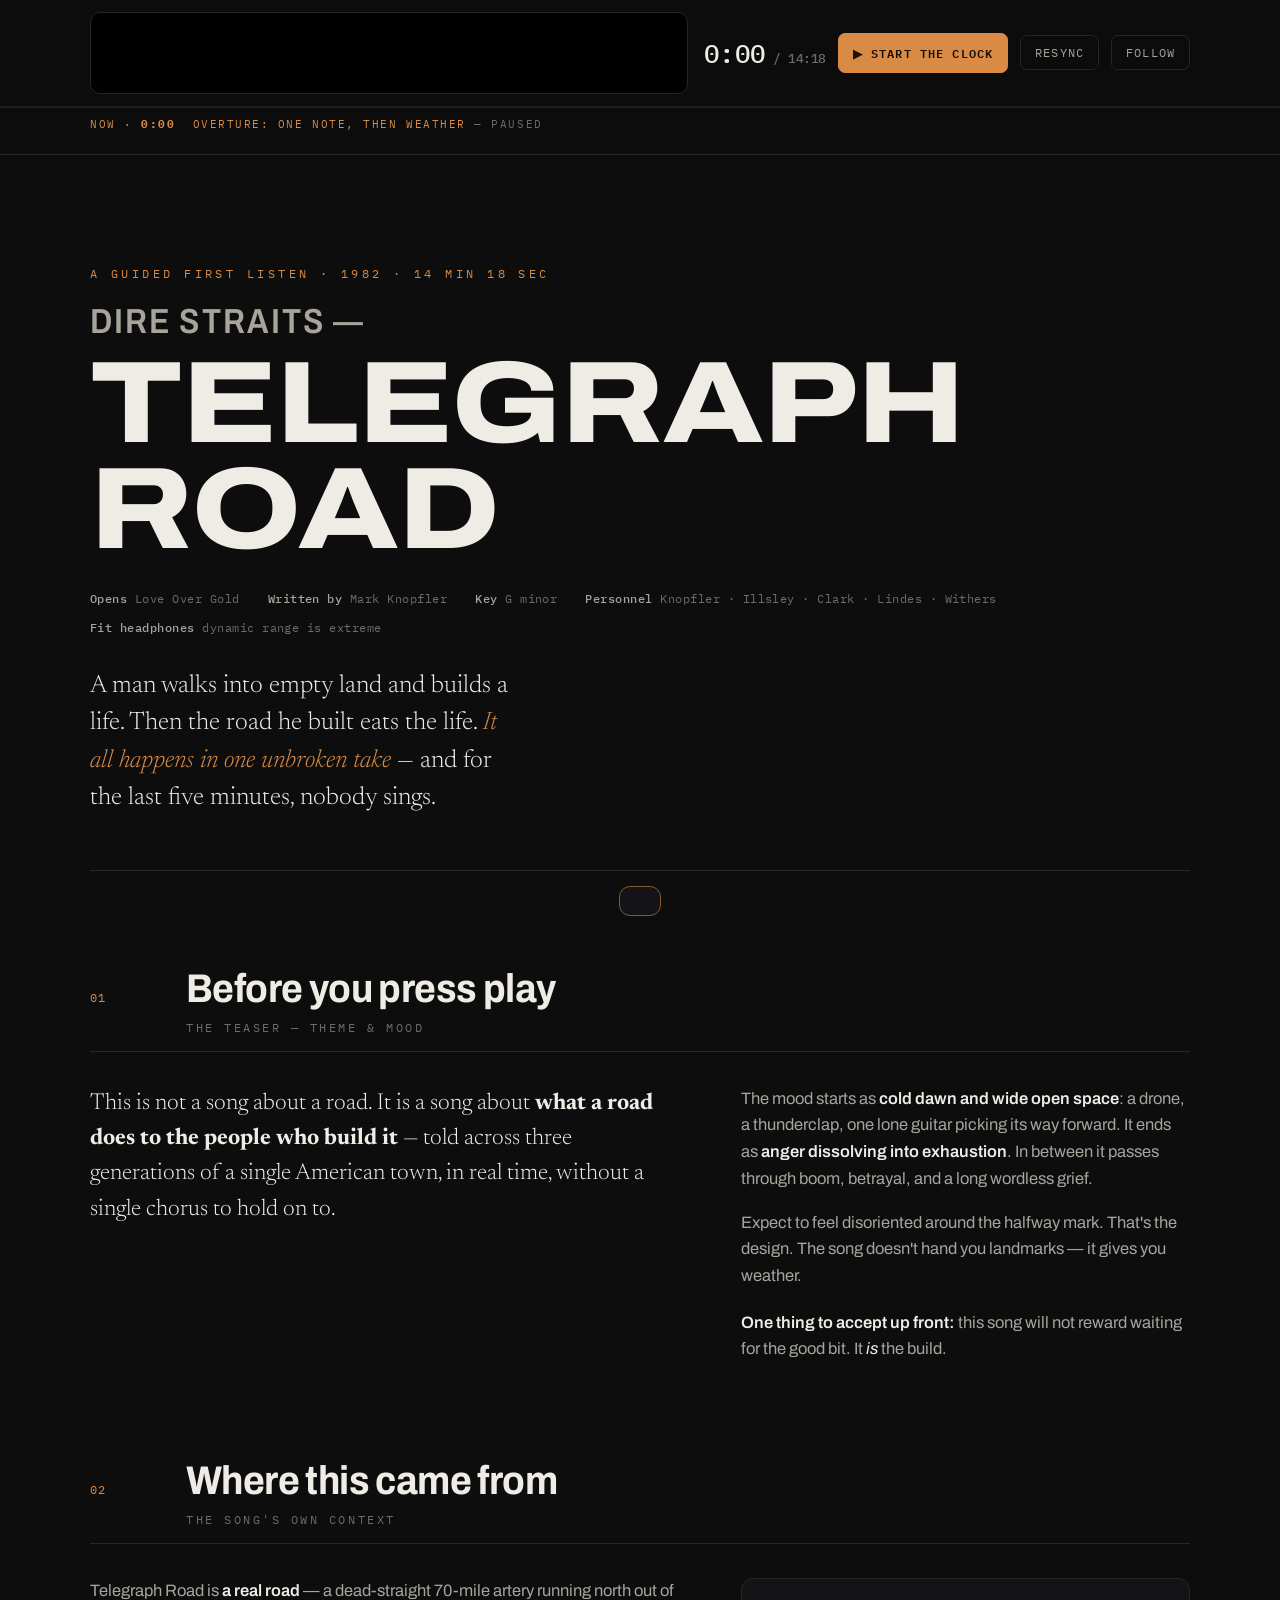
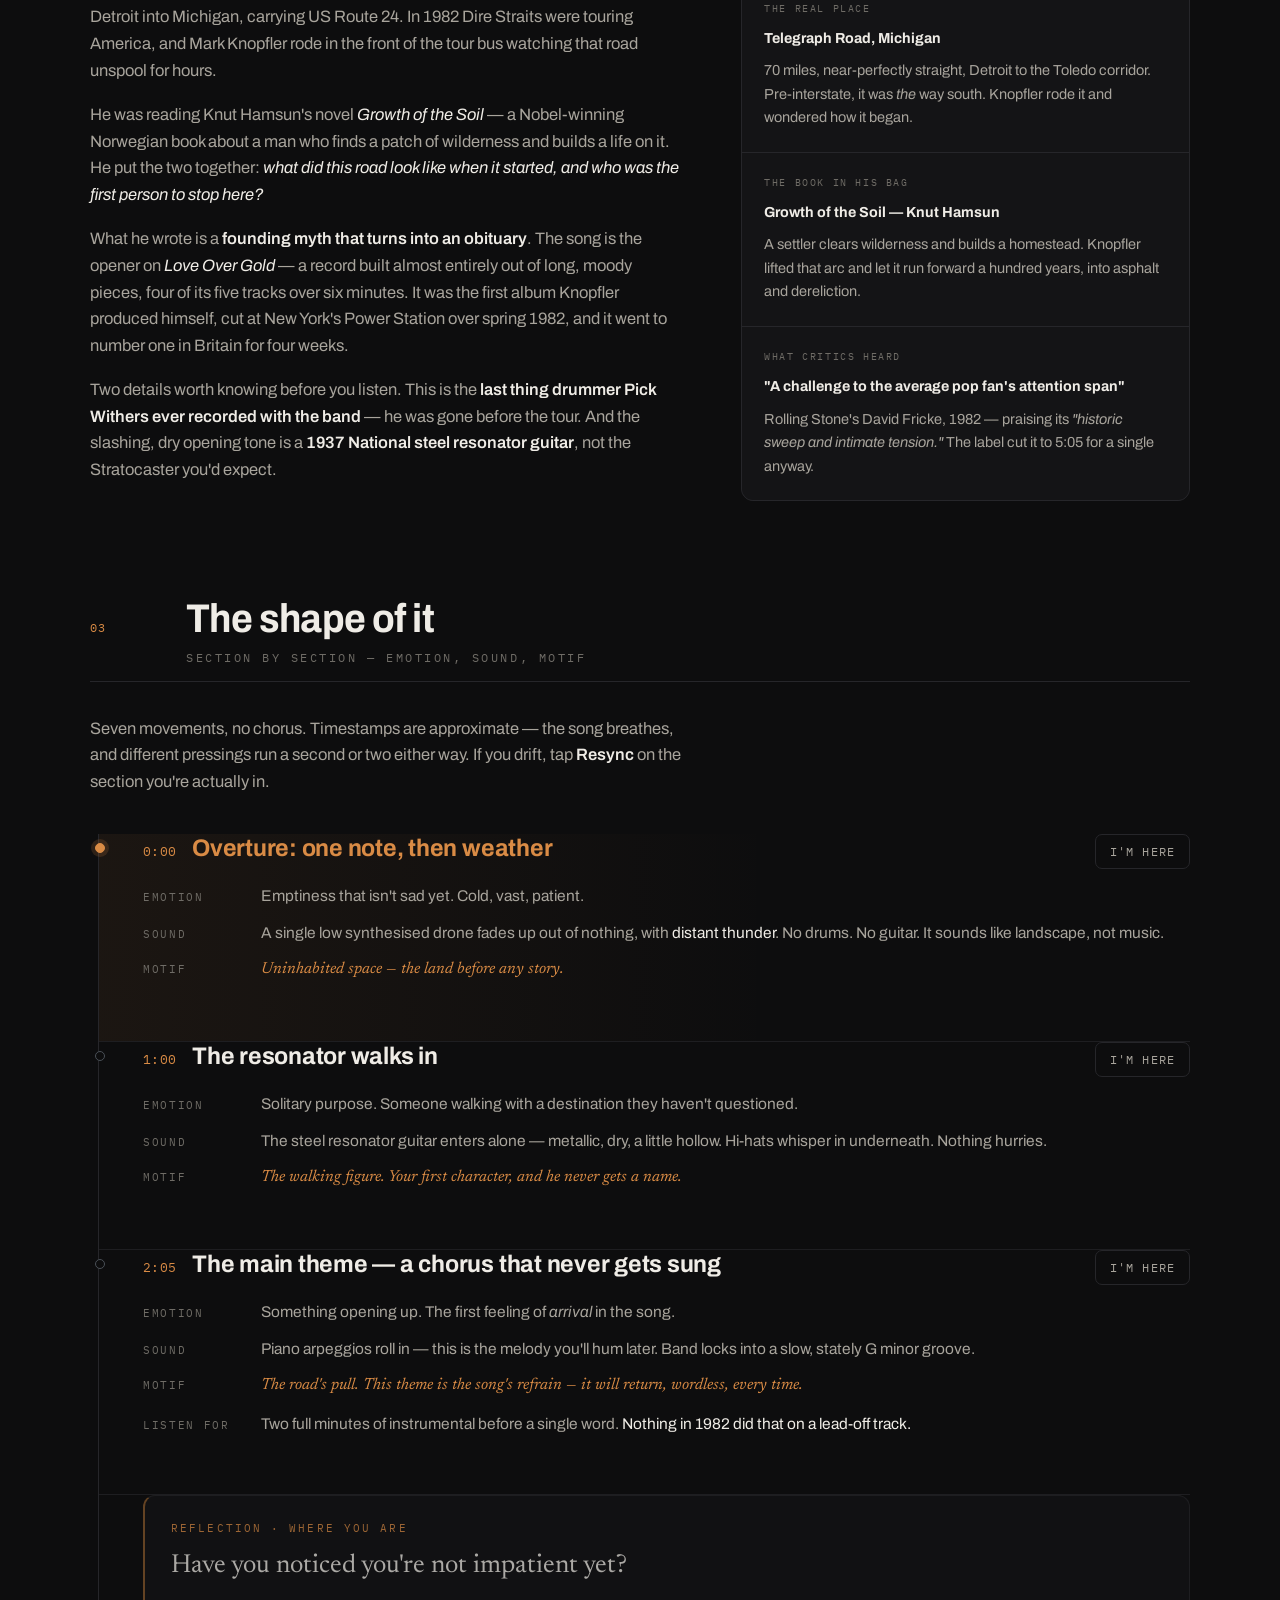
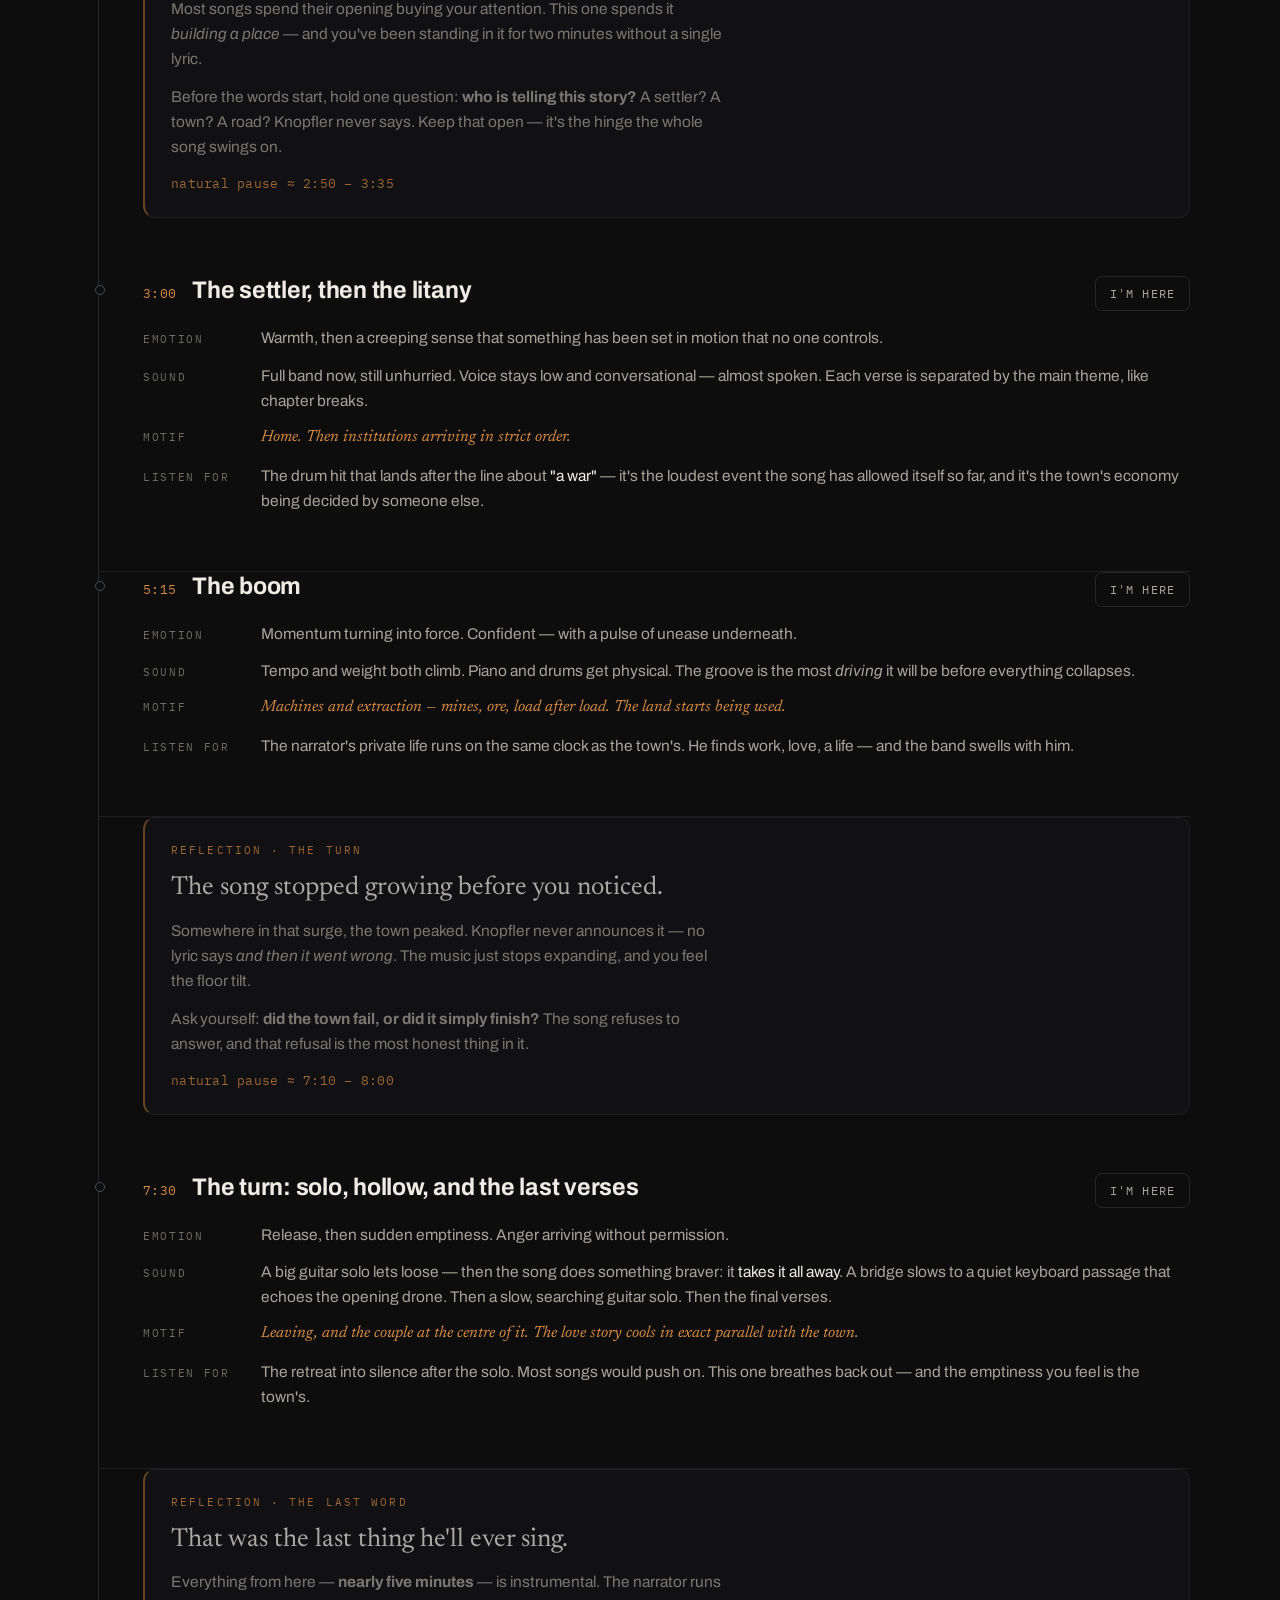
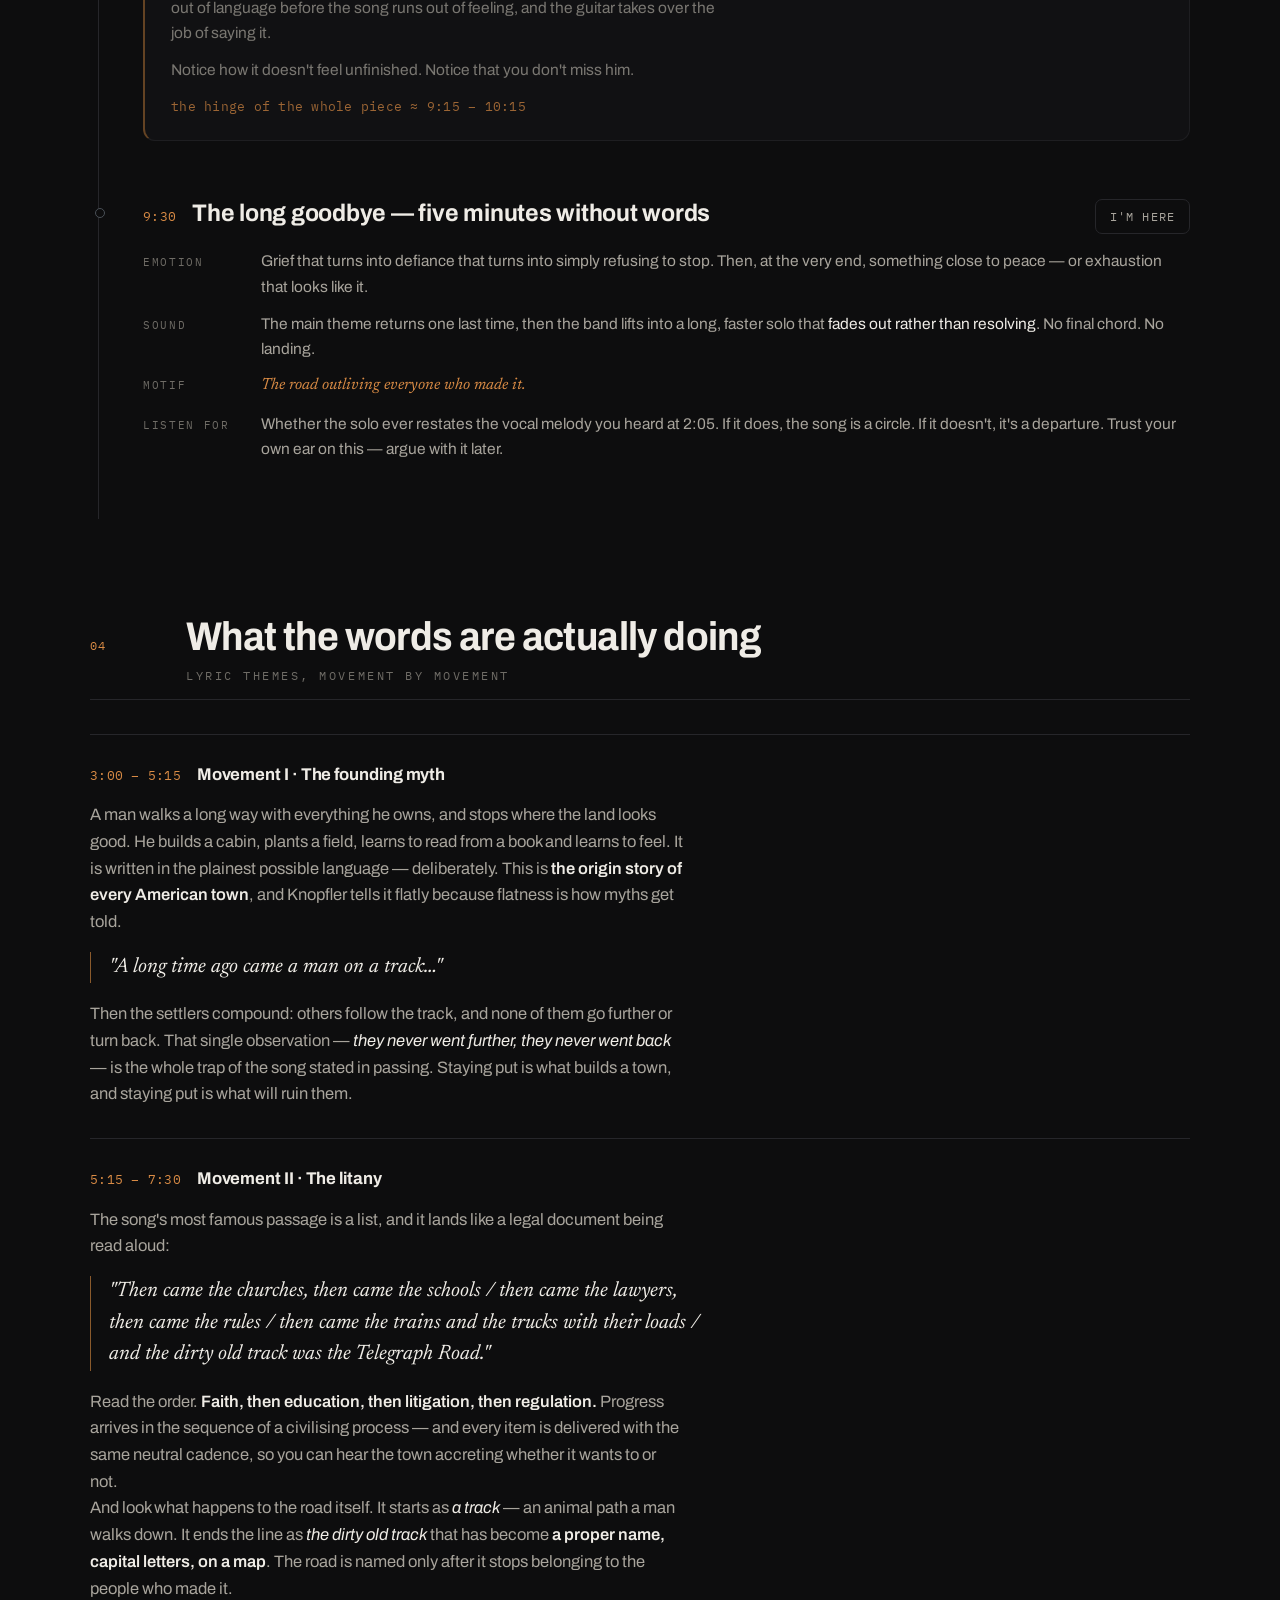
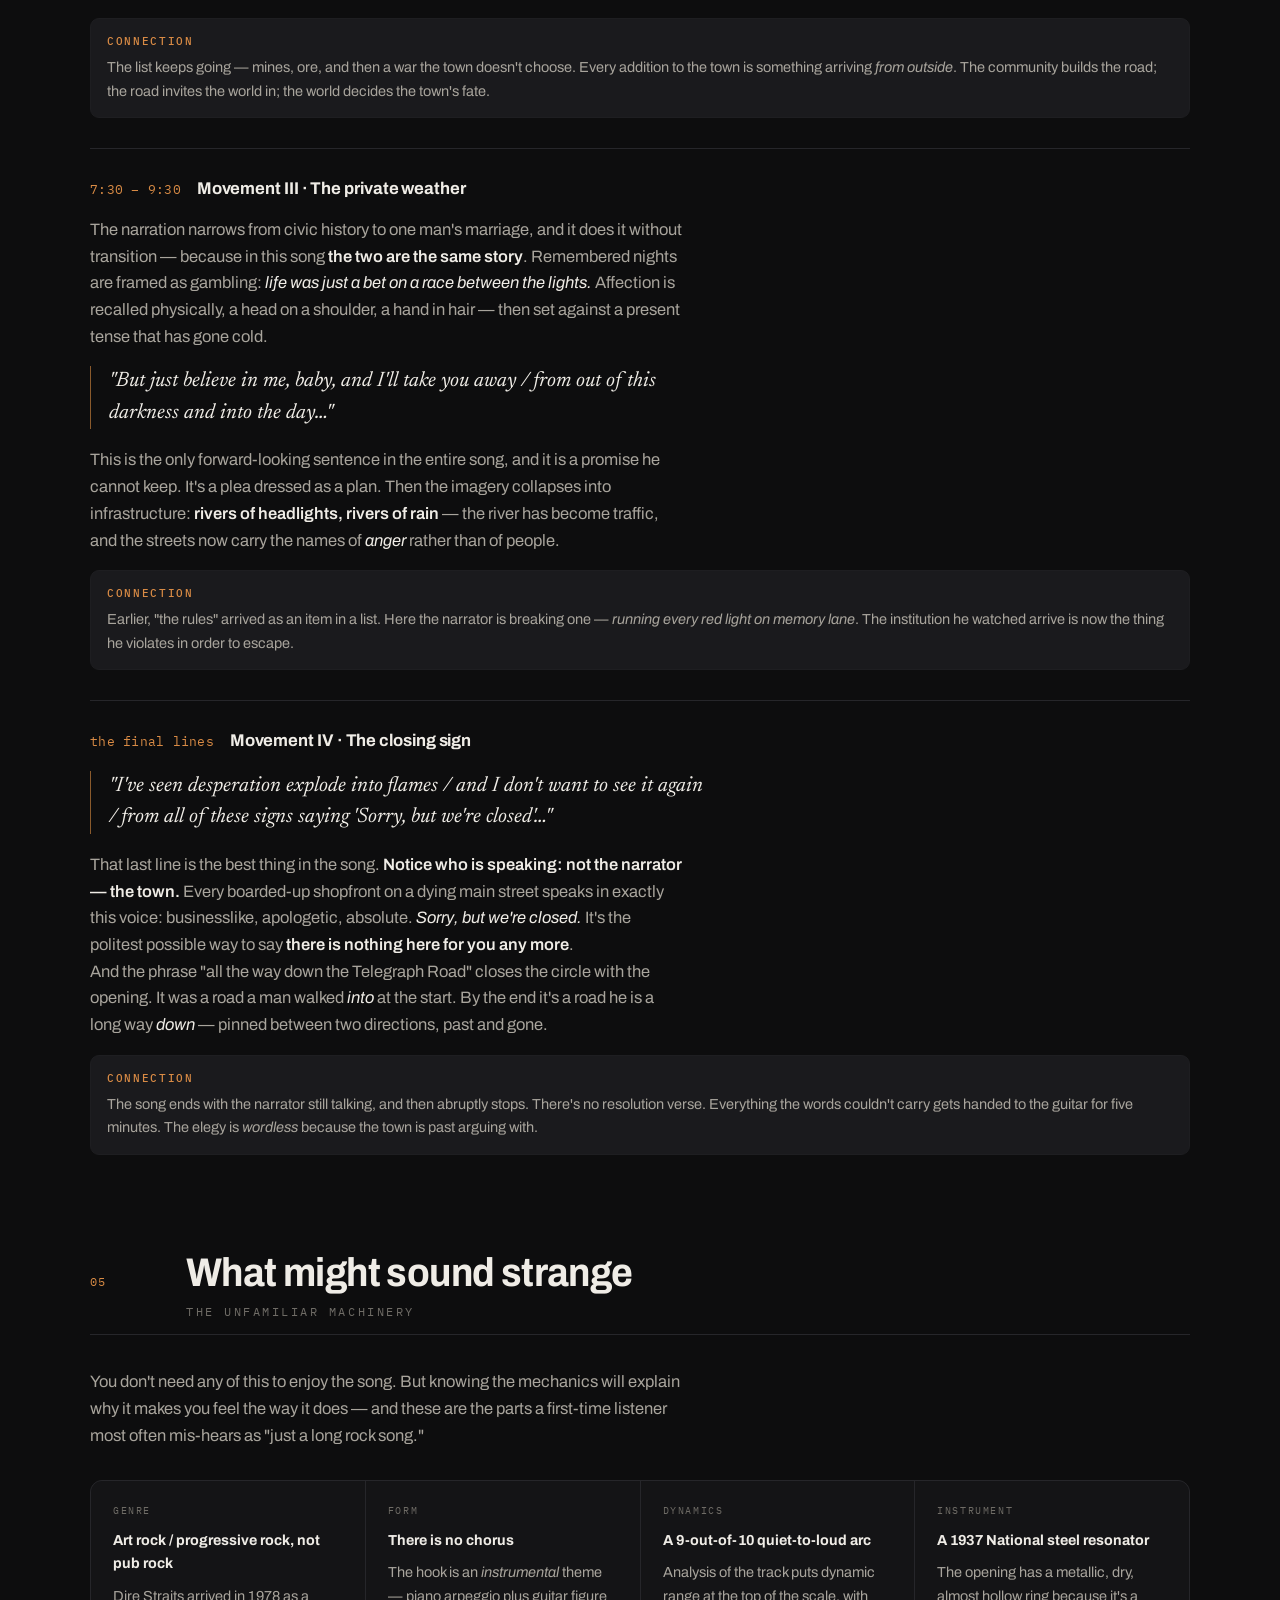
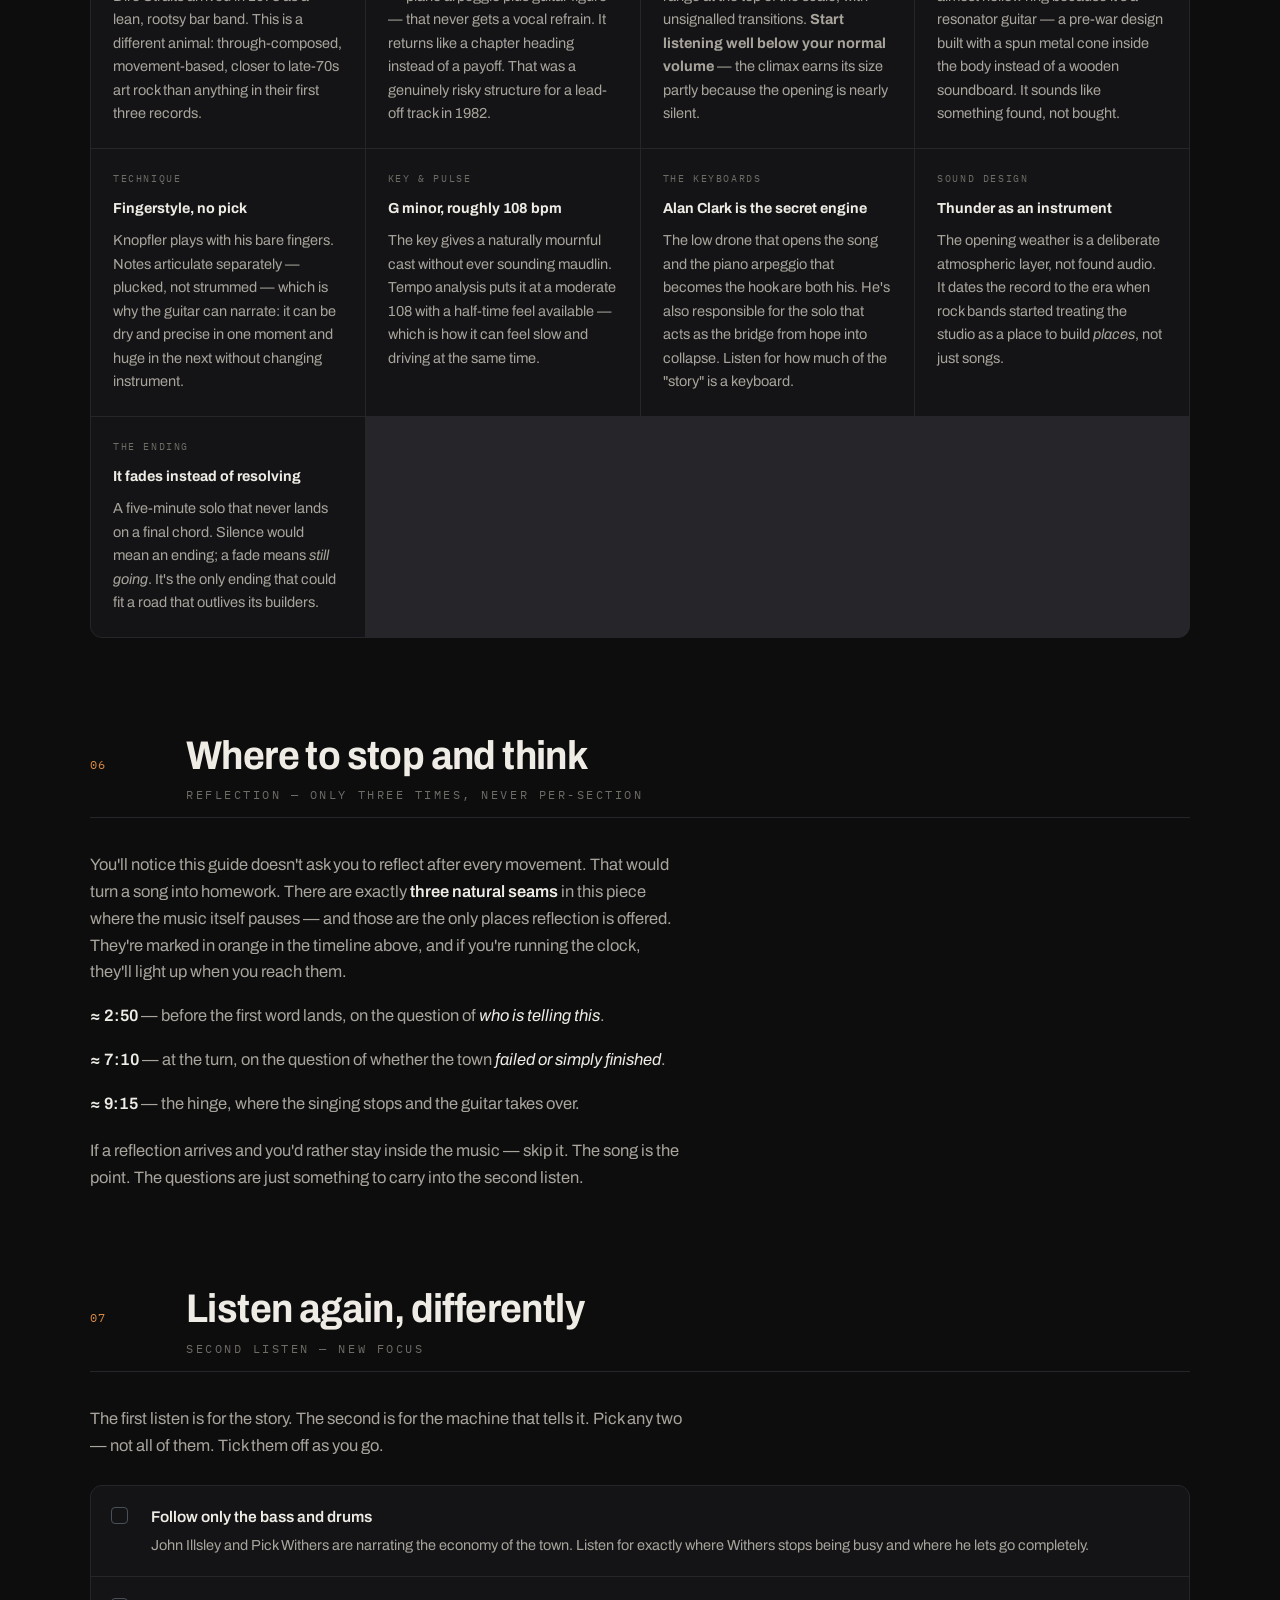
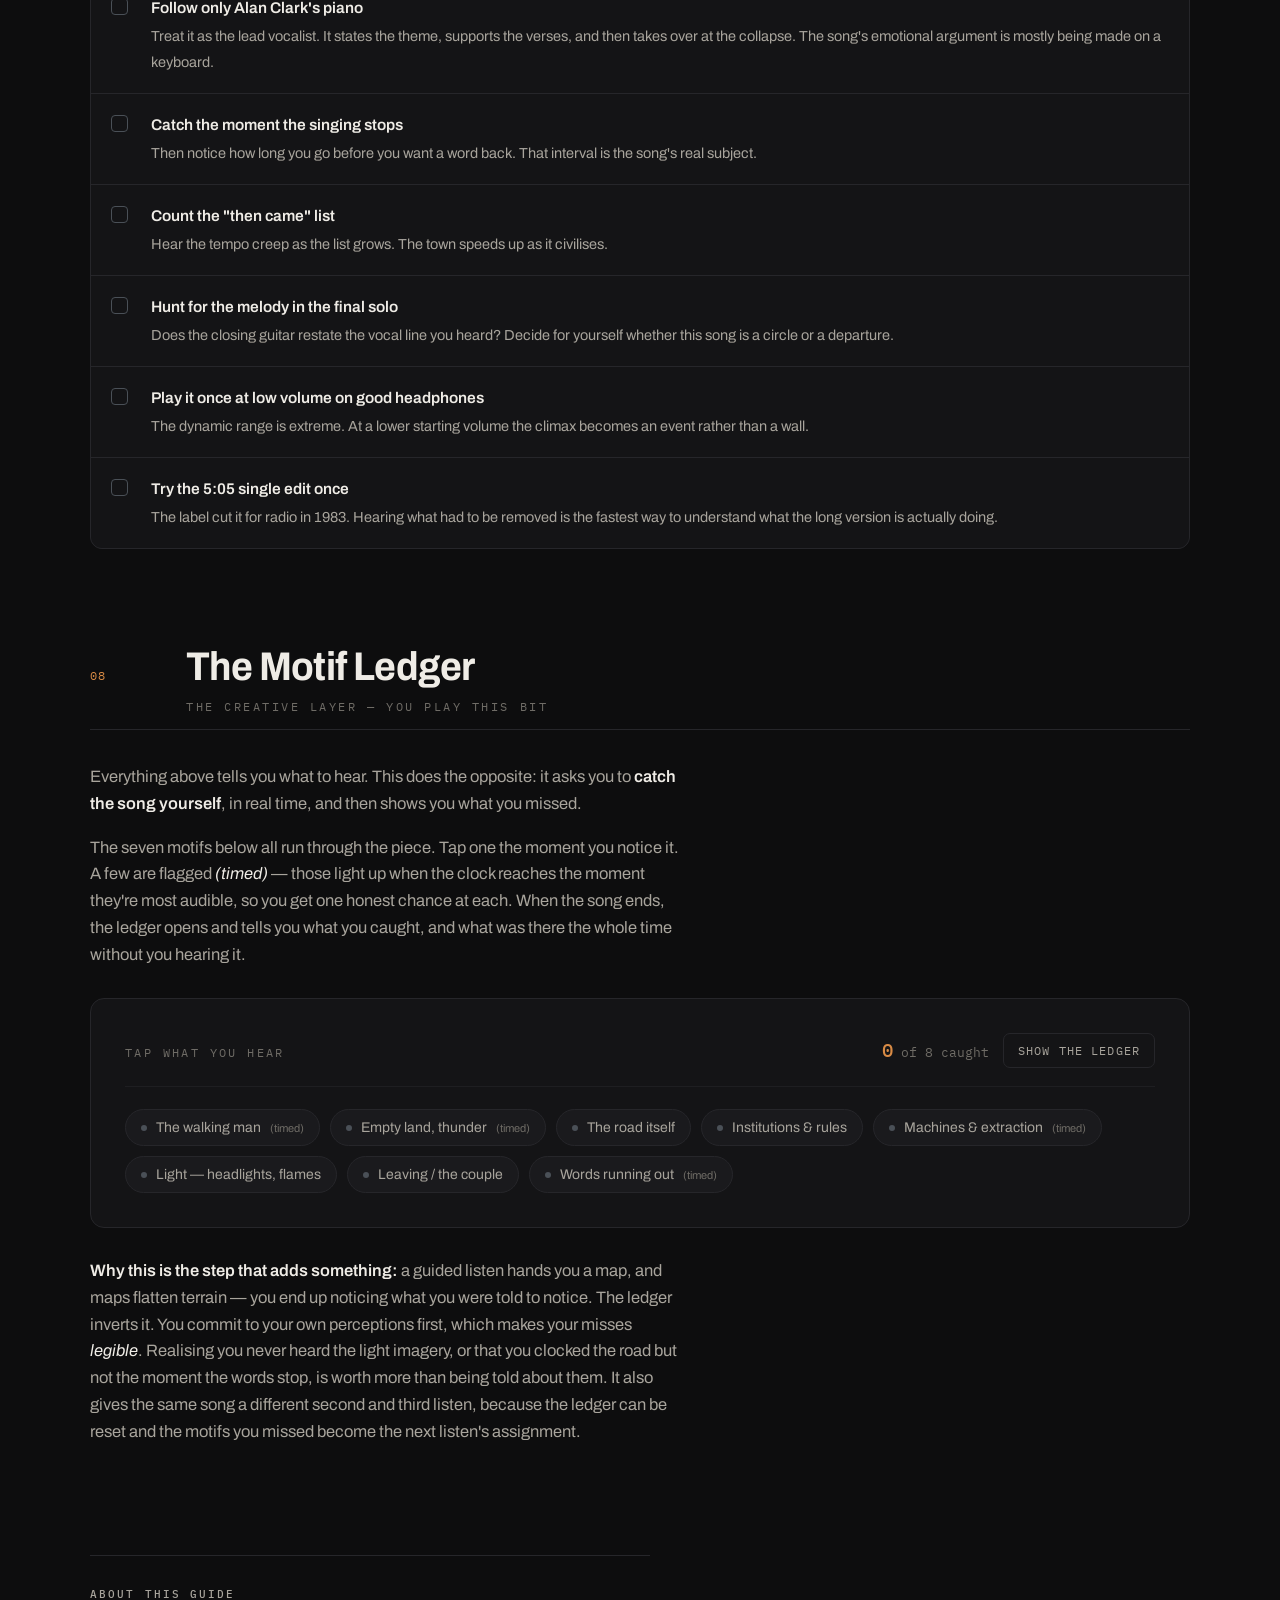
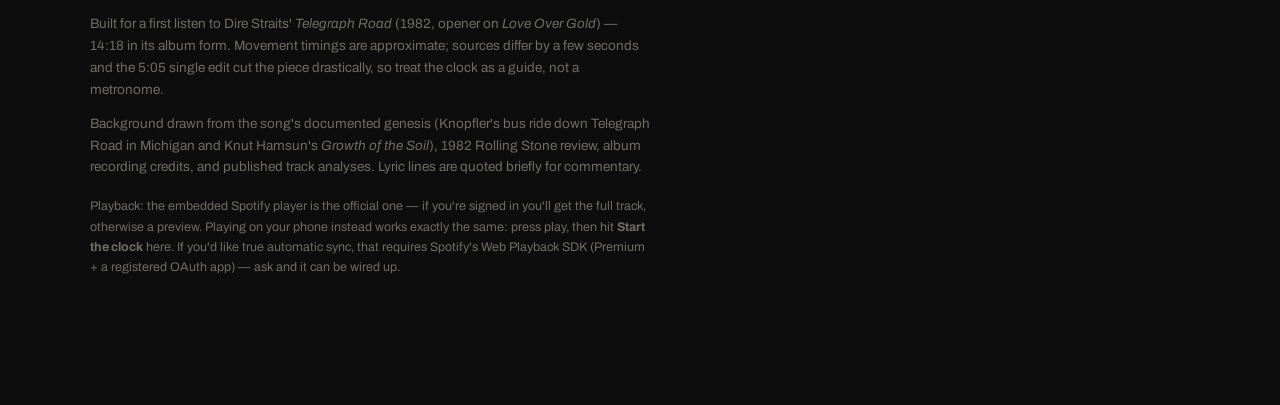
<file: telegraph-road/index.html>
<!DOCTYPE html>
<html lang="en">
<head>
<meta charset="utf-8">
<meta name="viewport" content="width=device-width, initial-scale=1">
<title>Telegraph Road — a guided first listen</title>
<link rel="canonical" href="https://aravindvas.com/telegraph-road/">
<meta name="description" content="A guided first listen to Dire Straits' Telegraph Road (14:18) — teaser, context, section cues, lyric themes, and a live follow-along clock.">
<link rel="preconnect" href="https://fonts.googleapis.com">
<link rel="preconnect" href="https://fonts.gstatic.com" crossorigin>
<link href="https://fonts.googleapis.com/css2?family=Archivo:ital,wdth,wght@0,62..125,100..900;1,62..125,100..900&family=Newsreader:ital,opsz,wght@0,6..72,300..600;1,6..72,300..500&family=IBM+Plex+Mono:wght@400;500&display=swap" rel="stylesheet">
<style>
  :root{
    --asphalt:#0d0d0e;
    --surface:#141416;
    --surface-2:#1a1a1d;
    --line:#26262a;
    --line-soft:#1e1e21;
    --ink:#efece6;
    --ink-dim:#a8a49c;
    --ink-faint:#6f6c66;
    --sodium:#d98b45;          /* the single accent: streetlight amber */
    --sodium-dim:#8a5a2c;
    --haze:#4a5057;            /* cold secondary, structural only */
    --max:1180px;
  }
  *{box-sizing:border-box;margin:0;padding:0}
  html{-webkit-text-size-adjust:100%;scroll-behavior:smooth}
  @media (prefers-reduced-motion: reduce){ html{scroll-behavior:auto} }

  body{
    background:var(--asphalt);
    color:var(--ink);
    font-family:'Archivo',-apple-system,BlinkMacSystemFont,'Segoe UI',Helvetica,sans-serif;
    font-size:16px; line-height:1.62;
    font-variation-settings:'wdth' 100;
    -webkit-font-smoothing:antialiased;
    padding-bottom:8rem;
  }
  .wrap{max-width:var(--max);margin:0 auto;padding:0 clamp(18px,4vw,40px)}

  /* ── type roles ─────────────────────────────────────────── */
  .mono{font-family:'IBM Plex Mono',ui-monospace,Menlo,monospace;font-variant-numeric:tabular-nums}
  .serif{font-family:'Newsreader',Georgia,'Times New Roman',serif}
  .sign{font-family:'Archivo',sans-serif;font-variation-settings:'wdth' 78;font-weight:700;
        text-transform:uppercase;letter-spacing:.16em}
  .sign-wide{font-family:'Archivo',sans-serif;font-variation-settings:'wdth' 118;font-weight:800;
        text-transform:uppercase;letter-spacing:-.01em;line-height:.92}

  /* ── masthead ───────────────────────────────────────────── */
  header.mast{padding:clamp(48px,9vw,110px) 0 clamp(28px,5vw,52px);border-bottom:1px solid var(--line)}
  .kicker{font-family:'IBM Plex Mono',monospace;font-size:11.5px;letter-spacing:.3em;
          text-transform:uppercase;color:var(--sodium);margin-bottom:22px}
  h1{font-size:clamp(46px,10vw,116px);color:var(--ink);margin-bottom:6px}
  h1 .the{display:block;font-size:.3em;font-variation-settings:'wdth' 86;font-weight:600;
          letter-spacing:.06em;color:var(--ink-dim);margin-bottom:.35em}
  .mast-meta{display:flex;flex-wrap:wrap;gap:10px 28px;margin-top:26px;
             font-family:'IBM Plex Mono',monospace;font-size:12px;color:var(--ink-faint);letter-spacing:.04em}
  .mast-meta b{color:var(--ink-dim);font-weight:500}
  .thesis{font-family:'Newsreader',serif;font-size:clamp(19px,2.5vw,25px);line-height:1.5;
          font-weight:300;color:var(--ink);max-width:30ch;margin-top:30px}
  .thesis em{font-style:italic;color:var(--sodium)}

  /* ── sticky player ──────────────────────────────────────── */
  .player{position:sticky;top:0;z-index:50;background:rgba(13,13,14,.94);
          backdrop-filter:blur(14px) saturate(1.2);-webkit-backdrop-filter:blur(14px) saturate(1.2);
          border-bottom:1px solid var(--line)}
  .player-in{max-width:var(--max);margin:0 auto;padding:12px clamp(18px,4vw,40px);
             display:grid;grid-template-columns:minmax(0,1fr) auto;gap:16px;align-items:center}
  @media (max-width:780px){ .player-in{grid-template-columns:1fr} }
  .embed{border-radius:10px;overflow:hidden;border:1px solid var(--line);background:#000}
  .embed iframe{display:block;width:100%;border:0}
  .clock{display:flex;align-items:center;gap:12px;flex-wrap:wrap}
  .readout{font-family:'IBM Plex Mono',monospace;font-size:26px;font-weight:500;
           letter-spacing:-.02em;color:var(--ink);min-width:118px}
  .readout .tot{font-size:13px;color:var(--ink-faint)}
  .btn{font-family:'IBM Plex Mono',monospace;font-size:11.5px;letter-spacing:.1em;text-transform:uppercase;
       background:transparent;color:var(--ink-dim);border:1px solid var(--line);
       padding:9px 14px;border-radius:7px;cursor:pointer;transition:.16s ease;white-space:nowrap}
  .btn:hover{color:var(--ink);border-color:var(--sodium-dim)}
  .btn:active{transform:translateY(1px)}
  .btn.primary{background:var(--sodium);color:#1a1005;border-color:var(--sodium);font-weight:600}
  .btn.primary:hover{background:#e59a56;color:#1a1005}
  .btn[aria-pressed="true"]{color:var(--sodium);border-color:var(--sodium-dim)}
  .btn:focus-visible{outline:2px solid var(--sodium);outline-offset:2px}

  .rail{height:2px;background:var(--line-soft);position:relative;overflow:hidden}
  .rail i{display:block;height:100%;width:0;background:var(--sodium);transition:width .3s linear}
  .nowline{font-family:'IBM Plex Mono',monospace;font-size:11px;letter-spacing:.14em;
           text-transform:uppercase;color:var(--sodium);padding:0 0 10px}
  .nowline span{color:var(--ink-faint)}

  /* ── steps ──────────────────────────────────────────────── */
  section.step{padding:clamp(52px,8vw,96px) 0 0}
  .step-head{display:grid;grid-template-columns:74px 1fr;gap:22px;align-items:baseline;
             border-bottom:1px solid var(--line);padding-bottom:16px;margin-bottom:34px}
  @media (max-width:640px){ .step-head{grid-template-columns:1fr;gap:8px} }
  .step-no{font-family:'IBM Plex Mono',monospace;font-size:12px;color:var(--sodium);letter-spacing:.12em}
  h2{font-size:clamp(25px,4vw,40px);font-variation-settings:'wdth' 92;font-weight:700;letter-spacing:-.015em;line-height:1.08}
  h2 .sub{display:block;font-family:'IBM Plex Mono',monospace;font-size:11.5px;font-weight:400;
          letter-spacing:.22em;text-transform:uppercase;color:var(--ink-faint);margin-top:12px}

  .prose{max-width:66ch;color:var(--ink-dim);font-size:16.5px}
  .prose p+p{margin-top:1.05em}
  .prose strong{color:var(--ink);font-weight:600}
  .prose em{color:var(--ink);font-style:italic}
  .lede{font-family:'Newsreader',serif;font-weight:300;font-size:clamp(19px,2.3vw,23px);
        line-height:1.54;color:var(--ink);max-width:44ch}
  .cols{display:grid;grid-template-columns:repeat(auto-fit,minmax(280px,1fr));gap:34px 44px}
  @media (min-width:900px){ .cols.wide{grid-template-columns:1.15fr .85fr} }

  /* ── timeline ───────────────────────────────────────────── */
  .track{position:relative;border-left:1px solid var(--line);margin-left:8px}
  @media (max-width:640px){ .track{margin-left:0} }
  .seg{position:relative;padding:0 0 clamp(34px,5vw,58px) clamp(24px,4vw,44px);
       border-bottom:1px solid var(--line-soft);transition:background .4s ease}
  .seg:last-child{border-bottom:0}
  .seg::before{content:"";position:absolute;left:-4.5px;top:9px;width:8px;height:8px;border-radius:50%;
               background:var(--asphalt);border:1px solid var(--haze);transition:.3s}
  .seg.is-live{background:linear-gradient(90deg,rgba(217,139,69,.07),transparent 62%)}
  .seg.is-live::before{background:var(--sodium);border-color:var(--sodium);
                       box-shadow:0 0 0 4px rgba(217,139,69,.16)}
  .seg.is-past::before{border-color:var(--sodium-dim)}
  .seg-top{display:flex;flex-wrap:wrap;align-items:baseline;gap:8px 16px;margin-bottom:10px}
  .stamp{font-family:'IBM Plex Mono',monospace;font-size:12.5px;color:var(--sodium);
         letter-spacing:.02em;font-variant-numeric:tabular-nums}
  .seg-name{font-size:clamp(19px,2.4vw,24px);font-weight:700;font-variation-settings:'wdth' 96;
            letter-spacing:-.01em;line-height:1.22;flex:1;min-width:min(100%,280px)}
  .seg.is-live .seg-name{color:var(--sodium)}
  .here{align-self:center}
  .cue{margin-top:14px;display:grid;gap:12px}
  .cue-row{display:grid;grid-template-columns:104px 1fr;gap:14px;align-items:baseline}
  @media (max-width:560px){ .cue-row{grid-template-columns:1fr;gap:3px} }
  .cue-k{font-family:'IBM Plex Mono',monospace;font-size:10.5px;letter-spacing:.16em;
         text-transform:uppercase;color:var(--ink-faint)}
  .cue-v{color:var(--ink-dim);font-size:15.5px}
  .cue-v .hi{color:var(--ink)}
  .motif{font-family:'Newsreader',serif;font-style:italic;color:var(--sodium);font-size:16px}

  /* ── reflection cards ───────────────────────────────────── */
  .reflect{position:relative;margin:0 0 clamp(34px,5vw,58px) clamp(24px,4vw,44px);
           background:var(--surface);border:1px solid var(--line);border-left:2px solid var(--sodium-dim);
           border-radius:12px;padding:24px 26px;transition:.5s ease;opacity:.7}
  .reflect.is-live{opacity:1;border-left-color:var(--sodium);
                   box-shadow:0 0 0 1px rgba(217,139,69,.14),0 18px 40px -28px rgba(217,139,69,.5)}
  .reflect-k{font-family:'IBM Plex Mono',monospace;font-size:10.5px;letter-spacing:.2em;
             text-transform:uppercase;color:var(--sodium);margin-bottom:12px}
  .reflect h3{font-family:'Newsreader',serif;font-weight:400;font-size:clamp(20px,2.6vw,26px);
              line-height:1.34;color:var(--ink);margin-bottom:12px;max-width:34ch}
  .reflect p{color:var(--ink-dim);font-size:15.5px;max-width:62ch}
  .reflect p+p{margin-top:.8em}
  .reflect .stamp{margin-top:14px;display:block}

  /* ── lyric themes ───────────────────────────────────────── */
  .lyric{border-top:1px solid var(--line);padding-top:26px;margin-top:30px}
  .lyric:first-of-type{border-top:0;padding-top:0;margin-top:0}
  .lyric-h{display:flex;flex-wrap:wrap;align-items:baseline;gap:10px 16px;margin-bottom:14px}
  .lyric-h h3{font-size:17px;font-weight:700;font-variation-settings:'wdth' 98;letter-spacing:-.005em}
  .quote{font-family:'Newsreader',serif;font-style:italic;font-size:clamp(18px,2.3vw,21px);
         line-height:1.5;color:var(--ink);border-left:1px solid var(--sodium-dim);
         padding-left:18px;margin:16px 0 18px;max-width:52ch}
  .connect{margin-top:16px;padding:14px 16px;background:var(--surface-2);border-radius:9px;
           border:1px solid var(--line-soft);font-size:14.5px;color:var(--ink-dim)}
  .connect b{font-family:'IBM Plex Mono',monospace;font-size:10.5px;letter-spacing:.16em;
             text-transform:uppercase;color:var(--sodium);display:block;margin-bottom:6px;font-weight:500}

  /* ── unfamiliar elements ────────────────────────────────── */
  .cards{display:grid;grid-template-columns:repeat(auto-fit,minmax(255px,1fr));gap:1px;
         background:var(--line);border:1px solid var(--line);border-radius:12px;overflow:hidden}
  .card{background:var(--surface);padding:22px}
  .card h4{font-size:14.5px;font-weight:700;font-variation-settings:'wdth' 98;margin-bottom:9px}
  .card p{font-size:14.5px;color:var(--ink-dim)}
  .card .tag{font-family:'IBM Plex Mono',monospace;font-size:10px;letter-spacing:.16em;
             text-transform:uppercase;color:var(--ink-faint);display:block;margin-bottom:10px}

  /* ── checklist ──────────────────────────────────────────── */
  ul.check{list-style:none;display:grid;gap:1px;background:var(--line);
           border:1px solid var(--line);border-radius:12px;overflow:hidden;margin-top:26px}
  ul.check li{background:var(--surface);padding:18px 20px;display:grid;
              grid-template-columns:26px 1fr;gap:14px;align-items:start;cursor:pointer;transition:.18s}
  ul.check li:hover{background:var(--surface-2)}
  ul.check li .box{width:17px;height:17px;border:1px solid var(--haze);border-radius:4px;margin-top:3px;
                   display:grid;place-items:center;font-size:11px;color:transparent;transition:.18s}
  ul.check li[aria-checked="true"] .box{background:var(--sodium);border-color:var(--sodium);color:#1a1005}
  ul.check li[aria-checked="true"] .box::after{content:"✓"}
  ul.check li strong{display:block;color:var(--ink);font-weight:600;font-size:15.5px;margin-bottom:3px}
  ul.check li span.body{font-size:14.5px;color:var(--ink-dim)}

  /* ── motif ledger ───────────────────────────────────────── */
  .ledger{border:1px solid var(--line);border-radius:14px;background:var(--surface);padding:clamp(22px,4vw,34px)}
  .ledger-top{display:flex;flex-wrap:wrap;justify-content:space-between;gap:14px;
              align-items:baseline;border-bottom:1px solid var(--line-soft);padding-bottom:18px;margin-bottom:22px}
  .tally{font-family:'IBM Plex Mono',monospace;font-size:13px;color:var(--ink-faint)}
  .tally b{color:var(--sodium);font-weight:500;font-size:19px}
  .chips{display:flex;flex-wrap:wrap;gap:10px}
  .chip{font-family:'Archivo',sans-serif;font-size:14px;background:var(--surface-2);color:var(--ink-dim);
        border:1px solid var(--line);padding:10px 15px;border-radius:99px;cursor:pointer;
        display:inline-flex;align-items:center;gap:9px;transition:.18s ease}
  .chip:hover{border-color:var(--sodium-dim);color:var(--ink)}
  .chip .dot{width:6px;height:6px;border-radius:50%;background:var(--haze);transition:.18s}
  .chip[aria-pressed="true"]{background:rgba(217,139,69,.11);border-color:var(--sodium-dim);color:var(--ink)}
  .chip[aria-pressed="true"] .dot{background:var(--sodium);box-shadow:0 0 0 3px rgba(217,139,69,.18)}
  .chip.pulse{animation:pulse 1.1s ease 2}
  @keyframes pulse{50%{border-color:var(--sodium);box-shadow:0 0 0 5px rgba(217,139,69,.14)}}
  .reveal{margin-top:24px;padding-top:20px;border-top:1px solid var(--line-soft);display:none}
  .reveal.on{display:block}
  .reveal h4{font-size:15px;font-weight:700;margin-bottom:10px}
  .reveal p{font-size:14.5px;color:var(--ink-dim);max-width:64ch}
  .missed{display:flex;flex-wrap:wrap;gap:8px;margin-top:14px}
  .missed span{font-family:'IBM Plex Mono',monospace;font-size:11.5px;color:var(--ink-faint);
               border:1px dashed var(--line);padding:6px 11px;border-radius:99px}

  /* ── footer ─────────────────────────────────────────────── */
  footer{margin-top:clamp(64px,9vw,110px);border-top:1px solid var(--line);padding-top:30px;
         font-size:13.5px;color:var(--ink-faint);max-width:70ch}
  footer a{color:var(--ink-dim);text-underline-offset:3px}
  footer a:hover{color:var(--sodium)}
  footer h4{font-family:'IBM Plex Mono',monospace;font-size:10.5px;letter-spacing:.2em;
            text-transform:uppercase;color:var(--ink-dim);margin-bottom:10px;font-weight:500}
  .caveat{margin-top:18px;font-size:12.5px}

  /* ── arrival toast ──────────────────────────────────────── */
  .toast{position:fixed;left:50%;bottom:26px;transform:translate(-50%,140%);
         background:var(--surface);border:1px solid var(--sodium-dim);border-radius:11px;
         padding:14px 20px;font-family:'IBM Plex Mono',monospace;font-size:12.5px;
         color:var(--ink);z-index:60;transition:transform .5s cubic-bezier(.16,1,.3,1);
         max-width:min(92vw,520px);box-shadow:0 22px 50px -30px rgba(217,139,69,.7)}
  .toast.on{transform:translate(-50%,0)}
  .toast b{color:var(--sodium)}

  .sr{position:absolute;width:1px;height:1px;overflow:hidden;clip:rect(0 0 0 0);white-space:nowrap}
  @media (prefers-reduced-motion: reduce){
    *{animation:none!important;transition-duration:.01ms!important}
  }
</style>
</head>
<body>

<!-- ══ sticky player ══════════════════════════════════════════ -->
<div class="player">
  <div class="player-in">
    <div class="embed">
      <iframe src="https://open.spotify.com/embed/track/6TSP9oSbXONHk39GHvOSs3?utm_source=generator&theme=0"
              width="100%" height="80" frameborder="0" loading="lazy"
              allow="autoplay; clipboard-write; encrypted-media; fullscreen; picture-in-picture"
              title="Spotify player — Telegraph Road"></iframe>
    </div>
    <div class="clock">
      <div class="readout" id="readout" aria-live="off">0:00<span class="tot"> / 14:18</span></div>
      <button class="btn primary" id="startBtn">▶ Start the clock</button>
      <button class="btn" id="nudgeBtn" title="Discovered you're drifting? Nudge the clock.">Resync</button>
      <button class="btn" id="followBtn" aria-pressed="false" title="Gently scroll each section into view as it arrives">Follow</button>
    </div>
  </div>
  <div class="rail"><i id="railFill"></i></div>
  <div class="player-in" style="padding-top:8px;padding-bottom:10px">
    <div class="nowline" id="nowline">Press play above, then hit <b>Start the clock</b>. <span>Drifting? Tap <b>Resync</b> and reselect the section you're in.</span></div>
  </div>
</div>

<div class="wrap">

<!-- ══ masthead ══════════════════════════════════════════════ -->
<header class="mast">
  <div class="kicker">A guided first listen · 1982 · 14 min 18 sec</div>
  <h1 class="sign-wide"><span class="the">Dire Straits —</span>Telegraph<br>Road</h1>
  <div class="mast-meta">
    <span><b>Opens</b> Love Over Gold</span>
    <span><b>Written by</b> Mark Knopfler</span>
    <span><b>Key</b> G minor</span>
    <span><b>Personnel</b> Knopfler · Illsley · Clark · Lindes · Withers</span>
    <span><b>Fit headphones</b> dynamic range is extreme</span>
  </div>
  <p class="thesis">A man walks into empty land and builds a life. Then the road he built eats the life. <em>It all happens in one unbroken take</em> — and for the last five minutes, nobody sings.</p>
</header>

<!-- ══ 01 TEASER ═════════════════════════════════════════════ -->
<section class="step" id="step-1">
  <div class="step-head">
    <div class="step-no">01</div>
    <h2>Before you press play<span class="sub">the teaser — theme &amp; mood</span></h2>
  </div>
  <div class="cols wide">
    <p class="lede">This is not a song about a road. It is a song about <strong>what a road does to the people who build it</strong> — told across three generations of a single American town, in real time, without a single chorus to hold on to.</p>
    <div class="prose">
      <p>The mood starts as <strong>cold dawn and wide open space</strong>: a drone, a thunderclap, one lone guitar picking its way forward. It ends as <strong>anger dissolving into exhaustion</strong>. In between it passes through boom, betrayal, and a long wordless grief.</p>
      <p>Expect to feel disoriented around the halfway mark. That's the design. The song doesn't hand you landmarks — it gives you weather.</p>
      <p style="margin-top:1.2em"><strong>One thing to accept up front:</strong> this song will not reward waiting for the good bit. It <em>is</em> the build.</p>
    </div>
  </div>
</section>

<!-- ══ 02 CONTEXT ════════════════════════════════════════════ -->
<section class="step" id="step-2">
  <div class="step-head">
    <div class="step-no">02</div>
    <h2>Where this came from<span class="sub">the song's own context</span></h2>
  </div>
  <div class="cols wide">
    <div class="prose">
      <p>Telegraph Road is <strong>a real road</strong> — a dead-straight 70-mile artery running north out of Detroit into Michigan, carrying US Route 24. In 1982 Dire Straits were touring America, and Mark Knopfler rode in the front of the tour bus watching that road unspool for hours.</p>
      <p>He was reading Knut Hamsun's novel <em>Growth of the Soil</em> — a Nobel-winning Norwegian book about a man who finds a patch of wilderness and builds a life on it. He put the two together: <em>what did this road look like when it started, and who was the first person to stop here?</em></p>
      <p>What he wrote is a <strong>founding myth that turns into an obituary</strong>. The song is the opener on <em>Love Over Gold</em> — a record built almost entirely out of long, moody pieces, four of its five tracks over six minutes. It was the first album Knopfler produced himself, cut at New York's Power Station over spring 1982, and it went to number one in Britain for four weeks.</p>
      <p>Two details worth knowing before you listen. This is the <strong>last thing drummer Pick Withers ever recorded with the band</strong> — he was gone before the tour. And the slashing, dry opening tone is a <strong>1937 National steel resonator guitar</strong>, not the Stratocaster you'd expect.</p>
    </div>
    <div>
      <div class="cards" style="grid-template-columns:1fr">
        <div class="card">
          <span class="tag">The real place</span>
          <h4>Telegraph Road, Michigan</h4>
          <p>70 miles, near-perfectly straight, Detroit to the Toledo corridor. Pre-interstate, it was <em>the</em> way south. Knopfler rode it and wondered how it began.</p>
        </div>
        <div class="card">
          <span class="tag">The book in his bag</span>
          <h4>Growth of the Soil — Knut Hamsun</h4>
          <p>A settler clears wilderness and builds a homestead. Knopfler lifted that arc and let it run forward a hundred years, into asphalt and dereliction.</p>
        </div>
        <div class="card">
          <span class="tag">What critics heard</span>
          <h4>"A challenge to the average pop fan's attention span"</h4>
          <p>Rolling Stone's David Fricke, 1982 — praising its <em>"historic sweep and intimate tension."</em> The label cut it to 5:05 for a single anyway.</p>
        </div>
      </div>
    </div>
  </div>
</section>

<!-- ══ 03 CUES (timeline) ════════════════════════════════════ -->
<section class="step" id="step-3">
  <div class="step-head">
    <div class="step-no">03</div>
    <h2>The shape of it<span class="sub">section by section — emotion, sound, motif</span></h2>
  </div>
  <p class="prose" style="margin-bottom:38px">Seven movements, no chorus. Timestamps are approximate — the song breathes, and different pressings run a second or two either way. If you drift, tap <strong>Resync</strong> on the section you're actually in.</p>

  <div class="track" id="track">

    <article class="seg" data-start="0" data-end="60">
      <div class="seg-top">
        <span class="stamp">0:00</span>
        <h3 class="seg-name">Overture: one note, then weather</h3>
        <button class="btn here" data-here="0">I'm here</button>
      </div>
      <div class="cue">
        <div class="cue-row"><div class="cue-k">Emotion</div><div class="cue-v">Emptiness that isn't sad yet. Cold, vast, patient.</div></div>
        <div class="cue-row"><div class="cue-k">Sound</div><div class="cue-v">A single low synthesised drone fades up out of nothing, with <span class="hi">distant thunder</span>. No drums. No guitar. It sounds like landscape, not music.</div></div>
        <div class="cue-row"><div class="cue-k">Motif</div><div class="cue-v motif">Uninhabited space — the land before any story.</div></div>
      </div>
    </article>

    <article class="seg" data-start="60" data-end="125">
      <div class="seg-top">
        <span class="stamp">1:00</span>
        <h3 class="seg-name">The resonator walks in</h3>
        <button class="btn here" data-here="60">I'm here</button>
      </div>
      <div class="cue">
        <div class="cue-row"><div class="cue-k">Emotion</div><div class="cue-v">Solitary purpose. Someone walking with a destination they haven't questioned.</div></div>
        <div class="cue-row"><div class="cue-k">Sound</div><div class="cue-v">The steel resonator guitar enters alone — metallic, dry, a little hollow. Hi-hats whisper in underneath. Nothing hurries.</div></div>
        <div class="cue-row"><div class="cue-k">Motif</div><div class="cue-v motif">The walking figure. Your first character, and he never gets a name.</div></div>
      </div>
    </article>

    <article class="seg" data-start="125" data-end="180">
      <div class="seg-top">
        <span class="stamp">2:05</span>
        <h3 class="seg-name">The main theme — a chorus that never gets sung</h3>
        <button class="btn here" data-here="125">I'm here</button>
      </div>
      <div class="cue">
        <div class="cue-row"><div class="cue-k">Emotion</div><div class="cue-v">Something opening up. The first feeling of <em>arrival</em> in the song.</div></div>
        <div class="cue-row"><div class="cue-k">Sound</div><div class="cue-v">Piano arpeggios roll in — this is the melody you'll hum later. Band locks into a slow, stately G minor groove.</div></div>
        <div class="cue-row"><div class="cue-k">Motif</div><div class="cue-v motif">The road's pull. This theme <em>is</em> the song's refrain — it will return, wordless, every time.</div></div>
        <div class="cue-row"><div class="cue-k">Listen for</div><div class="cue-v">Two full minutes of instrumental before a single word. <span class="hi">Nothing in 1982 did that on a lead-off track.</span></div></div>
      </div>
    </article>

    <!-- reflection boundary -->
    <aside class="reflect" data-open="170" data-close="215">
      <div class="reflect-k">Reflection · where you are</div>
      <h3>Have you noticed you're not impatient yet?</h3>
      <p>Most songs spend their opening buying your attention. This one spends it <em>building a place</em> — and you've been standing in it for two minutes without a single lyric.</p>
      <p>Before the words start, hold one question: <strong>who is telling this story?</strong> A settler? A town? A road? Knopfler never says. Keep that open — it's the hinge the whole song swings on.</p>
      <span class="stamp">natural pause ≈ 2:50 – 3:35</span>
    </aside>

    <article class="seg" data-start="180" data-end="315">
      <div class="seg-top">
        <span class="stamp">3:00</span>
        <h3 class="seg-name">The settler, then the litany</h3>
        <button class="btn here" data-here="180">I'm here</button>
      </div>
      <div class="cue">
        <div class="cue-row"><div class="cue-k">Emotion</div><div class="cue-v">Warmth, then a creeping sense that something has been set in motion that no one controls.</div></div>
        <div class="cue-row"><div class="cue-k">Sound</div><div class="cue-v">Full band now, still unhurried. Voice stays low and conversational — almost spoken. Each verse is separated by the main theme, like chapter breaks.</div></div>
        <div class="cue-row"><div class="cue-k">Motif</div><div class="cue-v motif">Home. Then institutions arriving in strict order.</div></div>
        <div class="cue-row"><div class="cue-k">Listen for</div><div class="cue-v">The drum hit that lands after the line about <span class="hi">"a war"</span> — it's the loudest event the song has allowed itself so far, and it's the town's economy being decided by someone else.</div></div>
      </div>
    </article>

    <article class="seg" data-start="315" data-end="450">
      <div class="seg-top">
        <span class="stamp">5:15</span>
        <h3 class="seg-name">The boom</h3>
        <button class="btn here" data-here="315">I'm here</button>
      </div>
      <div class="cue">
        <div class="cue-row"><div class="cue-k">Emotion</div><div class="cue-v">Momentum turning into force. Confident — with a pulse of unease underneath.</div></div>
        <div class="cue-row"><div class="cue-k">Sound</div><div class="cue-v">Tempo and weight both climb. Piano and drums get physical. The groove is the most <em>driving</em> it will be before everything collapses.</div></div>
        <div class="cue-row"><div class="cue-k">Motif</div><div class="cue-v motif">Machines and extraction — mines, ore, load after load. The land starts being <em>used</em>.</div></div>
        <div class="cue-row"><div class="cue-k">Listen for</div><div class="cue-v">The narrator's private life runs on the same clock as the town's. He finds work, love, a life — and the band swells with him.</div></div>
      </div>
    </article>

    <!-- reflection boundary -->
    <aside class="reflect" data-open="430" data-close="480">
      <div class="reflect-k">Reflection · the turn</div>
      <h3>The song stopped growing before you noticed.</h3>
      <p>Somewhere in that surge, the town peaked. Knopfler never announces it — no lyric says <em>and then it went wrong</em>. The music just stops expanding, and you feel the floor tilt.</p>
      <p>Ask yourself: <strong>did the town fail, or did it simply finish?</strong> The song refuses to answer, and that refusal is the most honest thing in it.</p>
      <span class="stamp">natural pause ≈ 7:10 – 8:00</span>
    </aside>

    <article class="seg" data-start="450" data-end="570">
      <div class="seg-top">
        <span class="stamp">7:30</span>
        <h3 class="seg-name">The turn: solo, hollow, and the last verses</h3>
        <button class="btn here" data-here="450">I'm here</button>
      </div>
      <div class="cue">
        <div class="cue-row"><div class="cue-k">Emotion</div><div class="cue-v">Release, then sudden emptiness. Anger arriving without permission.</div></div>
        <div class="cue-row"><div class="cue-k">Sound</div><div class="cue-v">A big guitar solo lets loose — then the song does something braver: it <span class="hi">takes it all away</span>. A bridge slows to a quiet keyboard passage that echoes the opening drone. Then a slow, searching guitar solo. Then the final verses.</div></div>
        <div class="cue-row"><div class="cue-k">Motif</div><div class="cue-v motif">Leaving, and the couple at the centre of it. The love story cools in exact parallel with the town.</div></div>
        <div class="cue-row"><div class="cue-k">Listen for</div><div class="cue-v">The retreat into silence after the solo. Most songs would push on. This one breathes back out — and the emptiness you feel is the town's.</div></div>
      </div>
    </article>

    <!-- reflection boundary -->
    <aside class="reflect" data-open="555" data-close="615">
      <div class="reflect-k">Reflection · the last word</div>
      <h3>That was the last thing he'll ever sing.</h3>
      <p>Everything from here — <strong>nearly five minutes</strong> — is instrumental. The narrator runs out of language before the song runs out of feeling, and the guitar takes over the job of saying it.</p>
      <p>Notice how it doesn't feel unfinished. Notice that you don't miss him.</p>
      <span class="stamp">the hinge of the whole piece ≈ 9:15 – 10:15</span>
    </aside>

    <article class="seg" data-start="570" data-end="858">
      <div class="seg-top">
        <span class="stamp">9:30</span>
        <h3 class="seg-name">The long goodbye — five minutes without words</h3>
        <button class="btn here" data-here="570">I'm here</button>
      </div>
      <div class="cue">
        <div class="cue-row"><div class="cue-k">Emotion</div><div class="cue-v">Grief that turns into defiance that turns into simply refusing to stop. Then, at the very end, something close to peace — or exhaustion that looks like it.</div></div>
        <div class="cue-row"><div class="cue-k">Sound</div><div class="cue-v">The main theme returns one last time, then the band lifts into a long, faster solo that <span class="hi">fades out rather than resolving</span>. No final chord. No landing.</div></div>
        <div class="cue-row"><div class="cue-k">Motif</div><div class="cue-v motif">The road outliving everyone who made it.</div></div>
        <div class="cue-row"><div class="cue-k">Listen for</div><div class="cue-v">Whether the solo ever restates the vocal melody you heard at 2:05. If it does, the song is a circle. If it doesn't, it's a departure. Trust your own ear on this — argue with it later.</div></div>
      </div>
    </article>

  </div>
</section>

<!-- ══ 04 LYRIC THEMES ═══════════════════════════════════════ -->
<section class="step" id="step-4">
  <div class="step-head">
    <div class="step-no">04</div>
    <h2>What the words are actually doing<span class="sub">lyric themes, movement by movement</span></h2>
  </div>

  <div class="lyric">
    <div class="lyric-h"><span class="stamp" style="font-family:'IBM Plex Mono',monospace;font-size:12.5px">3:00 – 5:15</span><h3>Movement I · The founding myth</h3></div>
    <p class="prose">A man walks a long way with everything he owns, and stops where the land looks good. He builds a cabin, plants a field, learns to read from a book and learns to feel. It is written in the plainest possible language — deliberately. This is <strong>the origin story of every American town</strong>, and Knopfler tells it flatly because flatness is how myths get told.</p>
    <blockquote class="quote">"A long time ago came a man on a track…"</blockquote>
    <p class="prose">Then the settlers compound: others follow the track, and none of them go further or turn back. That single observation — <em>they never went further, they never went back</em> — is the whole trap of the song stated in passing. Staying put is what builds a town, and staying put is what will ruin them.</p>
  </div>

  <div class="lyric">
    <div class="lyric-h"><span class="stamp" style="font-family:'IBM Plex Mono',monospace;font-size:12.5px">5:15 – 7:30</span><h3>Movement II · The litany</h3></div>
    <p class="prose">The song's most famous passage is a list, and it lands like a legal document being read aloud:</p>
    <blockquote class="quote">"Then came the churches, then came the schools / then came the lawyers, then came the rules / then came the trains and the trucks with their loads / and the dirty old track was the Telegraph Road."</blockquote>
    <p class="prose">Read the order. <strong>Faith, then education, then litigation, then regulation.</strong> Progress arrives in the sequence of a civilising process — and every item is delivered with the same neutral cadence, so you can hear the town accreting whether it wants to or not.</p>
    <p class="prose">And look what happens to the road itself. It starts as <em>a track</em> — an animal path a man walks down. It ends the line as <em>the dirty old track</em> that has become <strong>a proper name, capital letters, on a map</strong>. The road is named only after it stops belonging to the people who made it.</p>
    <div class="connect">
      <b>Connection</b>
      The list keeps going — mines, ore, and then a war the town doesn't choose. Every addition to the town is something arriving <em>from outside</em>. The community builds the road; the road invites the world in; the world decides the town's fate.
    </div>
  </div>

  <div class="lyric">
    <div class="lyric-h"><span class="stamp" style="font-family:'IBM Plex Mono',monospace;font-size:12.5px">7:30 – 9:30</span><h3>Movement III · The private weather</h3></div>
    <p class="prose">The narration narrows from civic history to one man's marriage, and it does it without transition — because in this song <strong>the two are the same story</strong>. Remembered nights are framed as gambling: <em>life was just a bet on a race between the lights.</em> Affection is recalled physically, a head on a shoulder, a hand in hair — then set against a present tense that has gone cold.</p>
    <blockquote class="quote">"But just believe in me, baby, and I'll take you away / from out of this darkness and into the day…"</blockquote>
    <p class="prose">This is the only forward-looking sentence in the entire song, and it is a promise he cannot keep. It's a plea dressed as a plan. Then the imagery collapses into infrastructure: <strong>rivers of headlights, rivers of rain</strong> — the river has become traffic, and the streets now carry the names of <em>anger</em> rather than of people.</p>
    <div class="connect">
      <b>Connection</b>
      Earlier, "the rules" arrived as an item in a list. Here the narrator is breaking one — <em>running every red light on memory lane</em>. The institution he watched arrive is now the thing he violates in order to escape.
    </div>
  </div>

  <div class="lyric">
    <div class="lyric-h"><span class="stamp" style="font-family:'IBM Plex Mono',monospace;font-size:12.5px">the final lines</span><h3>Movement IV · The closing sign</h3></div>
    <blockquote class="quote">"I've seen desperation explode into flames / and I don't want to see it again / from all of these signs saying 'Sorry, but we're closed'…"</blockquote>
    <p class="prose">That last line is the best thing in the song. <strong>Notice who is speaking: not the narrator — the town.</strong> Every boarded-up shopfront on a dying main street speaks in exactly this voice: businesslike, apologetic, absolute. <em>Sorry, but we're closed.</em> It's the politest possible way to say <strong>there is nothing here for you any more</strong>.</p>
    <p class="prose">And the phrase "all the way down the Telegraph Road" closes the circle with the opening. It was a road a man walked <em>into</em> at the start. By the end it's a road he is a long way <em>down</em> — pinned between two directions, past and gone.</p>
    <div class="connect">
      <b>Connection</b>
      The song ends with the narrator still talking, and then abruptly stops. There's no resolution verse. Everything the words couldn't carry gets handed to the guitar for five minutes. The elegy is <em>wordless</em> because the town is past arguing with.
    </div>
  </div>
</section>

<!-- ══ 05 UNFAMILIAR ELEMENTS ════════════════════════════════ -->
<section class="step" id="step-5">
  <div class="step-head">
    <div class="step-no">05</div>
    <h2>What might sound strange<span class="sub">the unfamiliar machinery</span></h2>
  </div>
  <p class="prose" style="margin-bottom:30px">You don't need any of this to enjoy the song. But knowing the mechanics will explain why it makes you feel the way it does — and these are the parts a first-time listener most often mis-hears as "just a long rock song."</p>
  <div class="cards">
    <div class="card">
      <span class="tag">Genre</span>
      <h4>Art rock / progressive rock, not pub rock</h4>
      <p>Dire Straits arrived in 1978 as a lean, rootsy bar band. This is a different animal: through-composed, movement-based, closer to late-70s art rock than anything in their first three records.</p>
    </div>
    <div class="card">
      <span class="tag">Form</span>
      <h4>There is no chorus</h4>
      <p>The hook is an <em>instrumental</em> theme — piano arpeggio plus guitar figure — that never gets a vocal refrain. It returns like a chapter heading instead of a payoff. That was a genuinely risky structure for a lead-off track in 1982.</p>
    </div>
    <div class="card">
      <span class="tag">Dynamics</span>
      <h4>A 9-out-of-10 quiet-to-loud arc</h4>
      <p>Analysis of the track puts dynamic range at the top of the scale, with unsignalled transitions. <strong>Start listening well below your normal volume</strong> — the climax earns its size partly because the opening is nearly silent.</p>
    </div>
    <div class="card">
      <span class="tag">Instrument</span>
      <h4>A 1937 National steel resonator</h4>
      <p>The opening has a metallic, dry, almost hollow ring because it's a resonator guitar — a pre-war design built with a spun metal cone inside the body instead of a wooden soundboard. It sounds like something found, not bought.</p>
    </div>
    <div class="card">
      <span class="tag">Technique</span>
      <h4>Fingerstyle, no pick</h4>
      <p>Knopfler plays with his bare fingers. Notes articulate separately — plucked, not strummed — which is why the guitar can narrate: it can be dry and precise in one moment and huge in the next without changing instrument.</p>
    </div>
    <div class="card">
      <span class="tag">Key &amp; pulse</span>
      <h4>G minor, roughly 108 bpm</h4>
      <p>The key gives a naturally mournful cast without ever sounding maudlin. Tempo analysis puts it at a moderate 108 with a half-time feel available — which is how it can feel slow and driving at the same time.</p>
    </div>
    <div class="card">
      <span class="tag">The keyboards</span>
      <h4>Alan Clark is the secret engine</h4>
      <p>The low drone that opens the song and the piano arpeggio that becomes the hook are both his. He's also responsible for the solo that acts as the bridge from hope into collapse. Listen for how much of the "story" is a keyboard.</p>
    </div>
    <div class="card">
      <span class="tag">Sound design</span>
      <h4>Thunder as an instrument</h4>
      <p>The opening weather is a deliberate atmospheric layer, not found audio. It dates the record to the era when rock bands started treating the studio as a place to build <em>places</em>, not just songs.</p>
    </div>
    <div class="card">
      <span class="tag">The ending</span>
      <h4>It fades instead of resolving</h4>
      <p>A five-minute solo that never lands on a final chord. Silence would mean an ending; a fade means <em>still going</em>. It's the only ending that could fit a road that outlives its builders.</p>
    </div>
  </div>
</section>

<!-- ══ 06 REFLECTION ═════════════════════════════════════════ -->
<section class="step" id="step-6">
  <div class="step-head">
    <div class="step-no">06</div>
    <h2>Where to stop and think<span class="sub">reflection — only three times, never per-section</span></h2>
  </div>
  <div class="prose">
    <p>You'll notice this guide doesn't ask you to reflect after every movement. That would turn a song into homework. There are exactly <strong>three natural seams</strong> in this piece where the music itself pauses — and those are the only places reflection is offered. They're marked in orange in the timeline above, and if you're running the clock, they'll light up when you reach them.</p>
    <p><strong>≈ 2:50</strong> — before the first word lands, on the question of <em>who is telling this</em>.</p>
    <p><strong>≈ 7:10</strong> — at the turn, on the question of whether the town <em>failed or simply finished</em>.</p>
    <p><strong>≈ 9:15</strong> — the hinge, where the singing stops and the guitar takes over.</p>
    <p style="margin-top:1.2em">If a reflection arrives and you'd rather stay inside the music — skip it. The song is the point. The questions are just something to carry into the second listen.</p>
  </div>
</section>

<!-- ══ 07 SECOND LISTEN ══════════════════════════════════════ -->
<section class="step" id="step-7">
  <div class="step-head">
    <div class="step-no">07</div>
    <h2>Listen again, differently<span class="sub">second listen — new focus</span></h2>
  </div>
  <p class="prose" style="margin-bottom:8px">The first listen is for the story. The second is for the machine that tells it. Pick any two — not all of them. Tick them off as you go.</p>
  <ul class="check" role="list">
    <li role="checkbox" aria-checked="false" tabindex="0"><span class="box"></span><span><strong>Follow only the bass and drums</strong><span class="body">John Illsley and Pick Withers are narrating the economy of the town. Listen for exactly where Withers stops being busy and where he lets go completely.</span></span></li>
    <li role="checkbox" aria-checked="false" tabindex="0"><span class="box"></span><span><strong>Follow only Alan Clark's piano</strong><span class="body">Treat it as the lead vocalist. It states the theme, supports the verses, and then takes over at the collapse. The song's emotional argument is mostly being made on a keyboard.</span></span></li>
    <li role="checkbox" aria-checked="false" tabindex="0"><span class="box"></span><span><strong>Catch the moment the singing stops</strong><span class="body">Then notice how long you go before you want a word back. That interval is the song's real subject.</span></span></li>
    <li role="checkbox" aria-checked="false" tabindex="0"><span class="box"></span><span><strong>Count the "then came" list</strong><span class="body">Hear the tempo creep as the list grows. The town speeds up as it civilises.</span></span></li>
    <li role="checkbox" aria-checked="false" tabindex="0"><span class="box"></span><span><strong>Hunt for the melody in the final solo</strong><span class="body">Does the closing guitar restate the vocal line you heard? Decide for yourself whether this song is a circle or a departure.</span></span></li>
    <li role="checkbox" aria-checked="false" tabindex="0"><span class="box"></span><span><strong>Play it once at low volume on good headphones</strong><span class="body">The dynamic range is extreme. At a lower starting volume the climax becomes an event rather than a wall.</span></span></li>
    <li role="checkbox" aria-checked="false" tabindex="0"><span class="box"></span><span><strong>Try the 5:05 single edit once</strong><span class="body">The label cut it for radio in 1983. Hearing what had to be removed is the fastest way to understand what the long version is actually doing.</span></span></li>
  </ul>
</section>

<!-- ══ 08 CREATIVE LAYER ═════════════════════════════════════ -->
<section class="step" id="step-8">
  <div class="step-head">
    <div class="step-no">08</div>
    <h2>The Motif Ledger<span class="sub">the creative layer — you play this bit</span></h2>
  </div>
  <div class="prose" style="margin-bottom:30px">
    <p>Everything above tells you what to hear. This does the opposite: it asks you to <strong>catch the song yourself</strong>, in real time, and then shows you what you missed.</p>
    <p>The seven motifs below all run through the piece. Tap one the moment you notice it. A few are flagged <em>(timed)</em> — those light up when the clock reaches the moment they're most audible, so you get one honest chance at each. When the song ends, the ledger opens and tells you what you caught, and what was there the whole time without you hearing it.</p>
  </div>

  <div class="ledger">
    <div class="ledger-top">
      <div class="mono" style="font-size:12px;letter-spacing:.2em;text-transform:uppercase;color:var(--ink-faint)">Tap what you hear</div>
      <div style="display:flex;align-items:center;gap:14px;flex-wrap:wrap">
        <div class="tally"><b id="tallyCount">0</b> of <span id="tallyTotal">7</span> caught</div>
        <button class="btn" id="showLedgerBtn" title="Reveal the ledger without finishing the song">Show the ledger</button>
      </div>
    </div>

    <div class="chips" id="chips">
      <button class="chip" data-motif="walk" data-open="60" data-close="125"><span class="dot"></span>The walking man <em style="color:var(--ink-faint);font-style:normal;font-size:11px">(timed)</em></button>
      <button class="chip" data-motif="space" data-open="0" data-close="60"><span class="dot"></span>Empty land, thunder <em style="color:var(--ink-faint);font-style:normal;font-size:11px">(timed)</em></button>
      <button class="chip" data-motif="road"><span class="dot"></span>The road itself</button>
      <button class="chip" data-motif="rules"><span class="dot"></span>Institutions &amp; rules</button>
      <button class="chip" data-motif="machines" data-open="315" data-close="450"><span class="dot"></span>Machines &amp; extraction <em style="color:var(--ink-faint);font-style:normal;font-size:11px">(timed)</em></button>
      <button class="chip" data-motif="light"><span class="dot"></span>Light — headlights, flames</button>
      <button class="chip" data-motif="leaving"><span class="dot"></span>Leaving / the couple</button>
      <button class="chip" data-motif="silence" data-open="570" data-close="858"><span class="dot"></span>Words running out <em style="color:var(--ink-faint);font-style:normal;font-size:11px">(timed)</em></button>
    </div>

    <div class="reveal" id="reveal">
      <h4 id="revealTitle">The ledger, closed.</h4>
      <p id="revealBody"></p>
      <div class="missed" id="missed"></div>
    </div>
  </div>

  <div class="prose" style="margin-top:30px">
    <p><strong>Why this is the step that adds something:</strong> a guided listen hands you a map, and maps flatten terrain — you end up noticing what you were told to notice. The ledger inverts it. You commit to your own perceptions first, which makes your misses <em>legible</em>. Realising you never heard the light imagery, or that you clocked the road but not the moment the words stop, is worth more than being told about them. It also gives the same song a different second and third listen, because the ledger can be reset and the motifs you missed become the next listen's assignment.</p>
  </div>
</section>

<footer>
  <h4>About this guide</h4>
  <p>Built for a first listen to Dire Straits' <em>Telegraph Road</em> (1982, opener on <em>Love Over Gold</em>) — 14:18 in its album form. Movement timings are approximate; sources differ by a few seconds and the 5:05 single edit cut the piece drastically, so treat the clock as a guide, not a metronome.</p>
  <p style="margin-top:12px">Background drawn from the song's documented genesis (Knopfler's bus ride down Telegraph Road in Michigan and Knut Hamsun's <em>Growth of the Soil</em>), 1982 Rolling Stone review, album recording credits, and published track analyses. Lyric lines are quoted briefly for commentary.</p>
  <p class="caveat">Playback: the embedded Spotify player is the official one — if you're signed in you'll get the full track, otherwise a preview. Playing on your phone instead works exactly the same: press play, then hit <b>Start the clock</b> here. If you'd like true automatic sync, that requires Spotify's Web Playback SDK (Premium + a registered OAuth app) — ask and it can be wired up.</p>
</footer>

</div>

<div class="toast" id="toast"></div>

<script>
(function(){
  "use strict";
  var TOTAL = 858;                       // 14:18
  var reduced = window.matchMedia && window.matchMedia('(prefers-reduced-motion: reduce)').matches;

  var readout   = document.getElementById('readout');
  var railFill  = document.getElementById('railFill');
  var nowline   = document.getElementById('nowline');
  var startBtn  = document.getElementById('startBtn');
  var nudgeBtn  = document.getElementById('nudgeBtn');
  var followBtn = document.getElementById('followBtn');
  var toast     = document.getElementById('toast');

  var segs      = Array.prototype.slice.call(document.querySelectorAll('.seg'));
  var reflects  = Array.prototype.slice.call(document.querySelectorAll('.reflect'));
  var chips     = Array.prototype.slice.call(document.querySelectorAll('.chip'));

  var elapsed = 0, running = false, ticker = null, last = null, liveSeg = null;

  /* ── persistence (best effort; file:// may block) ───────── */
  var store = {
    get: function(k){ try{ return window.localStorage.getItem(k); }catch(e){ return null; } },
    set: function(k,v){ try{ window.localStorage.setItem(k,v); }catch(e){} }
  };

  function fmt(s){
    s = Math.max(0, Math.round(s));
    return Math.floor(s/60) + ':' + String(s%60).padStart(2,'0');
  }
  function toastMsg(html, ms){
    toast.innerHTML = html;
    toast.classList.add('on');
    clearTimeout(toast._t);
    toast._t = setTimeout(function(){ toast.classList.remove('on'); }, ms || 4200);
  }

  /* ── clock ──────────────────────────────────────────────── */
  function render(){
    readout.innerHTML = fmt(elapsed) + '<span class="tot"> / 14:18</span>';
    railFill.style.width = Math.min(100, (elapsed/TOTAL)*100) + '%';

    var current = null;
    for (var i=0;i<segs.length;i++){
      var s = +segs[i].dataset.start, e = +segs[i].dataset.end;
      segs[i].classList.toggle('is-live', elapsed >= s && elapsed < e);
      segs[i].classList.toggle('is-past', elapsed >= e);
      if (elapsed >= s && elapsed < e) current = segs[i];
    }
    for (var j=0;j<reflects.length;j++){
      var ro = +reflects[j].dataset.open, rc = +reflects[j].dataset.close;
      reflects[j].classList.toggle('is-live', elapsed >= ro && elapsed < rc);
    }

    if (current){
      var name = current.querySelector('.seg-name').textContent;
      var stamp = current.querySelector('.stamp').textContent;
      nowline.innerHTML = 'Now · <b>' + stamp + '</b> &nbsp;' + name + ' <span>— ' +
                          (running ? 'running' : 'paused') + '</span>';
      if (current !== liveSeg){
        liveSeg = current;
        chips.forEach(function(c){
          var o=+c.dataset.open, cl=+c.dataset.close;
          if (!isNaN(o) && elapsed>=o && elapsed<cl) c.classList.add('pulse');
        });
        if (followBtn.getAttribute('aria-pressed') === 'true' && !reduced){
          current.scrollIntoView({behavior:'smooth', block:'center'});
        }
      }
    }
    if (elapsed >= TOTAL && running){ finish(); }
  }

  function tick(){
    var now = Date.now();
    elapsed += (now - last)/1000;
    last = now;
    render();
  }

  function start(){
    if (running) return;
    running = true; last = Date.now();
    ticker = setInterval(tick, 250);
    startBtn.textContent = '❚❚ Pause';
    render();
  }
  function pause(){
    running = false;
    clearInterval(ticker); ticker = null;
    startBtn.textContent = '▶ Resume';
    render();
  }
  function finish(){
    pause();
    startBtn.textContent = '↻ Start over';
    toastMsg('<b>Arrived.</b> 14:18. The ledger is open below — go see what you caught.', 9000);
    openLedger();
  }

  startBtn.addEventListener('click', function(){
    if (running) { pause(); return; }
    if (elapsed >= TOTAL) { elapsed = 0; liveSeg = null; }
    start();
  });

  nudgeBtn.addEventListener('click', function(){
    pause();
    toastMsg('Clock paused and re-set to the start of the section you\'re in. Hit <b>I\'m here</b> on that section, or <b>▶</b> to resume at 0:00.', 6500);
    elapsed = 0; liveSeg = null; render();
  });

  followBtn.addEventListener('click', function(){
    var on = followBtn.getAttribute('aria-pressed') === 'true';
    followBtn.setAttribute('aria-pressed', on ? 'false' : 'true');
    followBtn.textContent = on ? 'Follow' : 'Following';
  });

  /* ── "I'm here" resync ──────────────────────────────────── */
  segs.forEach(function(seg){
    var b = seg.querySelector('.here');
    if (!b) return;
    b.addEventListener('click', function(){
      elapsed = +seg.dataset.start;
      liveSeg = null; render();
      toastMsg('Synced to <b>' + fmt(elapsed) + '</b> — ' + seg.querySelector('.seg-name').textContent, 2600);
      if (!running) start();
    });
  });

  /* ── motif ledger ───────────────────────────────────────── */
  var caught = {};
  var tallyCount = document.getElementById('tallyCount');
  var revealEl = document.getElementById('reveal');
  var revealBody = document.getElementById('revealBody');
  var revealTitle = document.getElementById('revealTitle');
  var missedEl = document.getElementById('missed');

  var LABELS = {
    walk:'The walking man', space:'Empty land, thunder', road:'The road itself',
    rules:'Institutions & rules', machines:'Machines & extraction',
    light:'Light — headlights, flames', leaving:'Leaving / the couple',
    silence:'Words running out'
  };
  document.getElementById('tallyTotal').textContent = chips.length;

  function updateTally(){
    var n = Object.keys(caught).filter(function(k){ return caught[k]; }).length;
    tallyCount.textContent = n;
    if (n >= chips.length) openLedger();
  }

  chips.forEach(function(chip){
    var key = chip.dataset.motif;
    chip.addEventListener('click', function(){
      var on = chip.getAttribute('aria-pressed') !== 'true';
      chip.setAttribute('aria-pressed', on ? 'true' : 'false');
      chip.classList.remove('pulse');
      caught[key] = on;
      updateTally();
      var o=+chip.dataset.open, cl=+chip.dataset.close;
      if (on && !isNaN(o) && !isNaN(cl) && (elapsed < o-45 || elapsed > cl+45)){
        toastMsg('Noted. <b>' + LABELS[key] + '</b> is strongest around ' + fmt(o) + '–' + fmt(cl) +
                 ' — worth a second listen.', 5000);
      }
    });
  });

  function openLedger(){
    var got = [], missing = [];
    chips.forEach(function(c){
      var k = c.dataset.motif;
      (caught[k] ? got : missing).push(k);
    });
    revealEl.classList.add('on');
    revealTitle.textContent = got.length + ' of ' + chips.length + ' — ' + (
      got.length >= 6 ? 'an unusually close listen.' :
      got.length >= 4 ? 'a solid first pass.' :
      got.length >= 2 ? 'the story landed; the machinery didn\'t yet.' :
                        'the song got you before the ledger did. That\'s allowed.');

    var base = 'Motifs are not trivia — they\'re how this song keeps its argument going without a chorus. ' +
               'The ones you marked are the ones your ear already trusts. ';
    var tail = missing.length
      ? 'The ones below were running the whole time underneath the ones you caught. Pick two and make them the whole focus of your next listen — don\'t try to hear everything at once.'
      : 'You heard all of them. Next time, stop tracking and just listen to the room the song leaves behind at the end.';
    revealBody.textContent = base + tail;

    if (missing.length){
      missedEl.innerHTML = missing.map(function(k){
        return '<span>' + LABELS[k] + '</span>';
      }).join('');
    } else {
      missedEl.innerHTML = '';
    }
  }

  /* ── second-listen checklist ────────────────────────────── */
  document.querySelectorAll('ul.check li').forEach(function(li, i){
    var key = 'tr-check-' + i;
    if (store.get(key) === '1') li.setAttribute('aria-checked','true');
    function toggle(){
      var on = li.getAttribute('aria-checked') !== 'true';
      li.setAttribute('aria-checked', on ? 'true' : 'false');
      store.set(key, on ? '1' : '0');
    }
    li.addEventListener('click', toggle);
    li.addEventListener('keydown', function(e){
      if (e.key === ' ' || e.key === 'Enter'){ e.preventDefault(); toggle(); }
    });
  });

  /* restore ledger */
  try {
    var saved = JSON.parse(store.get('tr-ledger') || '{}');
    chips.forEach(function(c){
      if (saved[c.dataset.motif]){ c.setAttribute('aria-pressed','true'); caught[c.dataset.motif] = true; }
    });
    updateTally();
  } catch(e){}

  var origUpdate = updateTally;
  updateTally = function(){
    try{ store.set('tr-ledger', JSON.stringify(caught)); }catch(e){}
    origUpdate();
  };
  chips.forEach(function(c){
    c.addEventListener('click', function(){ setTimeout(updateTally, 0); });
  });

  var showBtn = document.getElementById('showLedgerBtn');
  showBtn.addEventListener('click', function(){
    openLedger();
    revealEl.scrollIntoView({behavior: reduced ? 'auto' : 'smooth', block:'center'});
  });

  /* keyboard: space toggles the clock */
  document.addEventListener('keydown', function(e){
    if (e.code === 'Space' && !/INPUT|TEXTAREA|BUTTON/.test(document.activeElement.tagName)){
      e.preventDefault(); startBtn.click();
    }
  });

  render();
})();
</script>
</body>
</html>
</file>
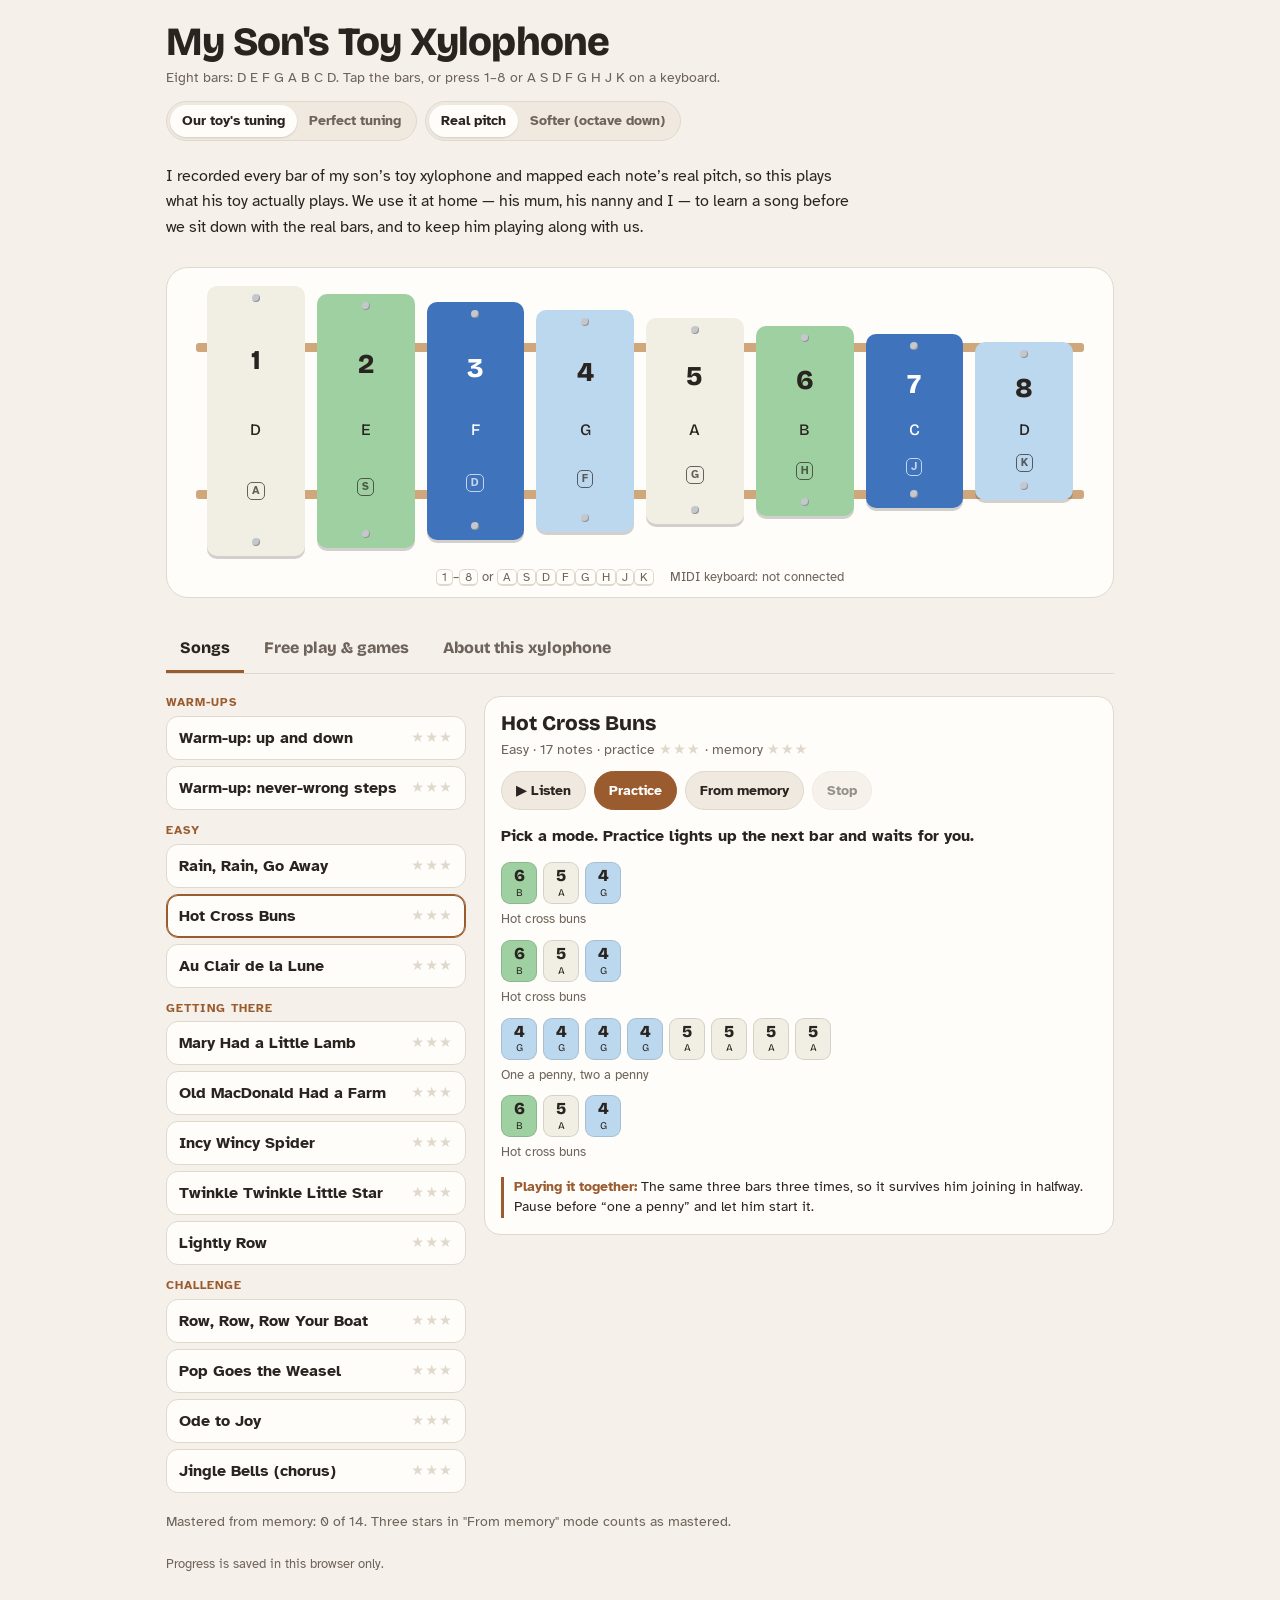
<file: xylophone/index.html>
<!doctype html>
<html lang="en">
<head>
<meta charset="utf-8">
<meta name="viewport" content="width=device-width, initial-scale=1, viewport-fit=cover">
<meta name="theme-color" content="#f5f1ea">
<title>My Son's Toy Xylophone</title>
<meta name="description" content="My son's 8-bar toy xylophone, recorded bar by bar and playable in the browser. Learn nursery rhymes one note at a time with keyboard, touch or MIDI.">
<link rel="preconnect" href="https://fonts.googleapis.com">
<link rel="stylesheet" href="https://fonts.googleapis.com/css2?family=Bricolage+Grotesque:opsz,wght@12..96,500;12..96,800&family=Atkinson+Hyperlegible:wght@400;700&display=swap">
<style>
/* Layout: the instrument is pinned as the hero; below it, tabs switch between Songs, Free play and About. Wood-and-paint palette taken from the real toy. */
:root{
  --bg:#f5f1ea; --surface:#fffdf9; --sunk:#efe9df; --fg:#2a2420; --muted:#6d635a; --line:#e0d8cc;
  --accent:#9a5b2f; --accent-ink:#ffffff; --wood:#cfa77a; --frame:#a9d3aa;
  --b-white:#f1efe4; --b-green:#9fd0a2; --b-blue:#3f74bd; --b-lblue:#bcd8ee;
  --ink-light:#2a2420; --ink-dark:#ffffff;
  --good:#2f8a4a; --bad:#c2452d; --star:#e0a526;
  --display:"Bricolage Grotesque","Trebuchet MS",system-ui,sans-serif;
  --body:"Atkinson Hyperlegible",system-ui,-apple-system,sans-serif;
}
@media (prefers-color-scheme: dark){:root:not([data-theme="light"]){
  --bg:#1a1714; --surface:#24201d; --sunk:#1f1b18; --fg:#f2ece5; --muted:#a99d92; --line:#3a332e;
  --accent:#e3a877; --accent-ink:#1a1714; --wood:#8a6a48; --frame:#6aa06e; --good:#6cc487; --bad:#f07a62; --star:#f2c14e; color-scheme:dark}}
:root[data-theme="dark"]{
  --bg:#1a1714; --surface:#24201d; --sunk:#1f1b18; --fg:#f2ece5; --muted:#a99d92; --line:#3a332e;
  --accent:#e3a877; --accent-ink:#1a1714; --wood:#8a6a48; --frame:#6aa06e; --good:#6cc487; --bad:#f07a62; --star:#f2c14e; color-scheme:dark}
*{box-sizing:border-box}
html{padding-top:env(safe-area-inset-top,0px);padding-bottom:env(safe-area-inset-bottom,0px)}
body{margin:0}
img{max-width:100%}
[hidden]{display:none!important}
body{background:var(--bg);color:var(--fg);font-family:var(--body);font-size:16px;line-height:1.5}
.wrap{max-width:980px;margin:0 auto;padding-block:20px 56px;padding-left:max(16px,env(safe-area-inset-left,0px));padding-right:max(16px,env(safe-area-inset-right,0px));display:grid;gap:22px}
h1,h2,h3{font-family:var(--display);margin:0;line-height:1.1;text-wrap:balance}
h1{font-size:clamp(1.7rem,5vw,2.5rem);font-weight:800;letter-spacing:-.02em}
h2{font-size:1.3rem;font-weight:800}
h3{font-size:1.05rem;font-weight:500}
p{margin:0;max-width:65ch}
.muted{color:var(--muted)}
.small{font-size:.86rem}
button{font:inherit;color:inherit}
:focus-visible{outline:3px solid var(--accent);outline-offset:2px}

header{display:flex;flex-wrap:wrap;gap:12px 20px;align-items:end;justify-content:space-between}
.toggles{display:flex;flex-wrap:wrap;gap:8px}
.seg{display:inline-flex;background:var(--sunk);border:1px solid var(--line);border-radius:99px;padding:3px}
.seg button{border:none;background:none;padding:6px 12px;border-radius:99px;cursor:pointer;font-size:.85rem;color:var(--muted);font-weight:700}
.seg button[aria-pressed="true"]{background:var(--surface);color:var(--fg);box-shadow:0 1px 2px rgba(0,0,0,.12)}

/* instrument */
.stage{position:sticky;top:env(safe-area-inset-top,0px);z-index:5;background:var(--bg);padding-block:6px}
.xylo{position:relative;background:var(--surface);border:1px solid var(--line);border-radius:22px;padding:14px 10px 10px}
.bars{display:grid;grid-template-columns:repeat(8,1fr);gap:clamp(4px,1.2vw,12px);align-items:center;position:relative;padding:4px clamp(4px,3vw,30px)}
.rail{position:absolute;left:2%;right:2%;height:9px;background:var(--wood);border-radius:3px}
.rail.t{top:22%}.rail.b{bottom:22%}
.bar{position:relative;z-index:1;border:none;border-radius:10px;cursor:pointer;display:flex;flex-direction:column;justify-content:space-between;align-items:center;padding:8px 0 10px;font-family:var(--display);box-shadow:0 3px 0 rgba(0,0,0,.18);transition:transform .07s,filter .07s;touch-action:manipulation;user-select:none;-webkit-user-select:none}
.bar .bolt{width:8px;height:8px;border-radius:50%;background:#c4c7cb;box-shadow:inset -1px -1px 0 rgba(0,0,0,.25)}
.bar .num{font-size:clamp(1.05rem,3.4vw,1.7rem);font-weight:800}
.bar .nt{font-size:clamp(.75rem,2.2vw,1rem);font-weight:500}
.bar .key{font-family:var(--body);font-size:.68rem;font-weight:700;opacity:.7;border:1px solid currentColor;border-radius:5px;padding:0 4px;margin-top:2px}
.bar.hit{transform:translateY(3px);filter:brightness(1.1);box-shadow:0 0 0 rgba(0,0,0,.18)}
.bar.target{animation:glow 1s ease-in-out infinite}
.bar.nope{animation:shake .3s}
.bar.dim{opacity:.35}
@keyframes glow{0%,100%{box-shadow:0 3px 0 rgba(0,0,0,.18),0 0 0 3px var(--accent)}50%{box-shadow:0 3px 0 rgba(0,0,0,.18),0 0 0 8px var(--accent)}}
@keyframes shake{25%{transform:translateX(-5px)}75%{transform:translateX(5px)}}
.c-white{background:var(--b-white);color:var(--ink-light)}
.c-green{background:var(--b-green);color:var(--ink-light)}
.c-blue{background:var(--b-blue);color:var(--ink-dark)}
.c-lblue{background:var(--b-lblue);color:var(--ink-light)}
.hint{display:flex;flex-wrap:wrap;justify-content:center;gap:4px 16px;font-size:.8rem;color:var(--muted);margin-top:8px}
kbd{font-family:var(--body);font-size:.75rem;border:1px solid var(--line);border-bottom-width:2px;border-radius:5px;padding:0 5px;background:var(--surface)}

/* tabs */
.tabs{display:flex;gap:6px;border-bottom:1px solid var(--line);overflow-x:auto}
.tabs button{border:none;background:none;padding:10px 14px;font-family:var(--display);font-weight:800;font-size:1rem;color:var(--muted);cursor:pointer;border-bottom:3px solid transparent;white-space:nowrap}
.tabs button[aria-selected="true"]{color:var(--fg);border-bottom-color:var(--accent)}
.panel{display:grid;gap:18px}

/* songs */
.songs-grid{display:grid;grid-template-columns:minmax(220px,300px) 1fr;gap:18px;align-items:start}
@media (max-width:720px){.songs-grid{grid-template-columns:1fr}.player{order:-1}}
.library{display:grid;gap:14px;min-width:0}
.level{display:grid;gap:6px}
.level h3{font-size:.78rem;letter-spacing:.08em;text-transform:uppercase;font-family:var(--body);font-weight:700;color:var(--accent)}
.song-btn{display:flex;justify-content:space-between;align-items:center;gap:8px;width:100%;text-align:left;background:var(--surface);border:1px solid var(--line);border-radius:12px;padding:9px 12px;cursor:pointer}
.song-btn[aria-current="true"]{border-color:var(--accent);box-shadow:inset 0 0 0 1px var(--accent)}
.song-btn .nm{font-weight:700}
.stars{color:var(--star);letter-spacing:1px;font-size:.9rem;white-space:nowrap}
.stars .off{color:var(--line)}
.player{background:var(--surface);border:1px solid var(--line);border-radius:16px;padding:16px;display:grid;gap:14px;min-width:0}
.player-h{display:flex;flex-wrap:wrap;gap:10px 16px;justify-content:space-between;align-items:start}
.actions{display:flex;flex-wrap:wrap;gap:8px}
.btn{border:1px solid var(--line);background:var(--sunk);border-radius:99px;padding:8px 14px;font-weight:700;cursor:pointer;font-size:.9rem}
.btn.primary{background:var(--accent);color:var(--accent-ink);border-color:var(--accent)}
.btn[disabled]{opacity:.5;cursor:default}
.status{min-height:1.5em;font-weight:700}
.status.good{color:var(--good)}.status.bad{color:var(--bad)}
.phrases{display:grid;gap:10px}
.phrase{display:flex;flex-wrap:wrap;gap:6px;align-items:center}
.lyr{width:100%;font-size:.82rem;color:var(--muted)}
.dot{width:36px;height:42px;border-radius:9px;display:flex;flex-direction:column;align-items:center;justify-content:center;font-family:var(--display);line-height:1;border:1px solid rgba(0,0,0,.12);padding:0;transition:transform .1s,opacity .2s}
.dot .n{font-size:1.05rem;font-weight:800}.dot .l{font-size:.64rem;margin-top:3px}
.dot.now{transform:translateY(-4px);box-shadow:0 0 0 3px var(--accent)}
.dot.done{opacity:.4}
.dot.hidden .n,.dot.hidden .l{visibility:hidden}
.dot.hidden{background:var(--sunk)!important}
.note{font-size:.85rem;color:var(--muted);border-left:3px solid var(--line);padding-left:10px}
.note--use{color:var(--fg);border-left-color:var(--accent)}
.note--use b{color:var(--accent)}
.lead{font-size:1.02rem;line-height:1.55;max-width:70ch;text-wrap:pretty}
.progress{font-size:.9rem}

/* free play */
.cards{display:grid;grid-template-columns:repeat(auto-fit,minmax(250px,1fr));gap:14px}
.card{background:var(--surface);border:1px solid var(--line);border-radius:16px;padding:16px;display:grid;gap:10px;align-content:start}
.big{font-family:var(--display);font-size:2rem;font-weight:800;font-variant-numeric:tabular-nums}

/* about */
.tbl{overflow-x:auto;border:1px solid var(--line);border-radius:14px;background:var(--surface)}
table{border-collapse:collapse;width:100%;font-variant-numeric:tabular-nums;font-size:.92rem}
th,td{padding:8px 12px;text-align:left;border-bottom:1px solid var(--line);white-space:nowrap}
th{font-size:.72rem;letter-spacing:.06em;text-transform:uppercase;color:var(--muted)}
tr:last-child td{border-bottom:none}
.sw{display:inline-block;width:13px;height:13px;border-radius:4px;vertical-align:-2px;margin-right:6px;border:1px solid rgba(0,0,0,.15)}
footer{font-size:.8rem;color:var(--muted)}
@media (prefers-reduced-motion:reduce){.bar,.dot{transition:none}.bar.target{animation:none;box-shadow:0 0 0 4px var(--accent)}.bar.nope{animation:none}}
</style>

</head>
<body>
<div class="wrap">
  <header>
    <div style="display:grid;gap:4px">
      <h1>My Son's Toy Xylophone</h1>
      <p class="muted small">Eight bars: D E F G A B C D. Tap the bars, or press 1–8 or A S D F G H J K on a keyboard.</p>
    </div>
    <div class="toggles">
      <div class="seg" role="group" aria-label="Tuning">
        <button id="tToy" aria-pressed="true">Our toy's tuning</button>
        <button id="tTrue" aria-pressed="false">Perfect tuning</button>
      </div>
      <div class="seg" role="group" aria-label="Pitch">
        <button id="oHigh" aria-pressed="true">Real pitch</button>
        <button id="oLow" aria-pressed="false">Softer (octave down)</button>
      </div>
    </div>
  </header>

  <p class="lead">I recorded every bar of my son&rsquo;s toy xylophone and mapped each note&rsquo;s real pitch, so this plays what his toy actually plays. We use it at home &mdash; his mum, his nanny and I &mdash; to learn a song before we sit down with the real bars, and to keep him playing along with us.</p>

  <div class="stage">
    <div class="xylo">
      <div class="bars" id="bars"><div class="rail t"></div><div class="rail b"></div></div>
      <div class="hint"><span><kbd>1</kbd>–<kbd>8</kbd> or <kbd>A</kbd><kbd>S</kbd><kbd>D</kbd><kbd>F</kbd><kbd>G</kbd><kbd>H</kbd><kbd>J</kbd><kbd>K</kbd></span><span id="midiState">MIDI keyboard: not connected</span></div>
    </div>
  </div>

  <nav class="tabs" role="tablist">
    <button role="tab" id="tab-songs" aria-selected="true" aria-controls="p-songs">Songs</button>
    <button role="tab" id="tab-free" aria-selected="false" aria-controls="p-free">Free play &amp; games</button>
    <button role="tab" id="tab-about" aria-selected="false" aria-controls="p-about">About this xylophone</button>
  </nav>

  <section class="panel" id="p-songs" role="tabpanel" aria-labelledby="tab-songs">
    <div class="songs-grid">
      <div class="library" id="library"></div>
      <div class="player" id="player">
        <div class="player-h">
          <div style="display:grid;gap:3px;min-width:0">
            <h2 id="sTitle">Song</h2>
            <div class="muted small" id="sMeta"></div>
          </div>
          <div class="actions">
            <button class="btn" id="bListen">▶ Listen</button>
            <button class="btn primary" id="bPractice">Practice</button>
            <button class="btn" id="bMemory">From memory</button>
            <button class="btn" id="bStop" disabled>Stop</button>
          </div>
        </div>
        <div class="status" id="status" aria-live="polite">Pick a mode. <b>Practice</b> lights up the next bar and waits for you.</div>
        <div class="phrases" id="phrases"></div>
        <div class="note" id="sNote" hidden></div>
        <div class="note note--use" id="sUse"></div>
      </div>
    </div>
    <p class="progress muted" id="overall"></p>
  </section>

  <section class="panel" id="p-free" role="tabpanel" aria-labelledby="tab-free" hidden>
    <div class="cards">
      <div class="card">
        <h2>Never-wrong mode</h2>
        <p class="small muted">Dims bars 3 and 7, leaving D E G A B. These five notes sound nice in any order, so a toddler can't hit a sour note.</p>
        <div><button class="btn" id="bPenta" aria-pressed="false">Turn on</button></div>
      </div>
      <div class="card">
        <h2>Echo game</h2>
        <p class="small muted">Listen to a short tune, then play it back. Each correct echo adds one note.</p>
        <div class="big" id="echoScore">0</div>
        <div class="small muted" id="echoBest">Best: 0 notes</div>
        <div class="actions"><button class="btn primary" id="bEcho">Start</button><button class="btn" id="bEchoReplay" disabled>Hear it again</button></div>
        <div class="status" id="echoStatus" aria-live="polite"></div>
      </div>
      <div class="card">
        <h2>MIDI keyboard</h2>
        <p class="small muted">Plug in a USB piano keyboard and use Chrome or Edge. The white keys D E F G A B C D play bars 1–8. Any D at or above D5 plays bar 8.</p>
        <div><button class="btn" id="bMidi">Connect MIDI</button></div>
      </div>
    </div>
  </section>

  <section class="panel" id="p-about" role="tabpanel" aria-labelledby="tab-about" hidden>
    <p>These pitches were measured from recordings I made of my son&rsquo;s own 8-bar toy xylophone. "Our toy's tuning" plays it exactly as measured, slightly flat in places. "Perfect tuning" plays every note exactly on pitch.</p>
    <div class="tbl"><table id="aboutTbl"><thead><tr><th>Bar</th><th>Colour</th><th>Measured</th><th>Note</th><th>Off by</th></tr></thead><tbody></tbody></table></div>
    <p class="small muted">100 cents (¢) is one semitone. Bar 8 rings faintly on the real toy, so tap it firmly in the middle. Bars 5 and 6 are almost perfectly in tune.</p>
  </section>

  <footer>Progress is saved in this browser only.</footer>
</div>

<script>
(function(){
const BARS=[
 {n:1,c:'white',hz:1173,et:1174.66,note:'D',full:'D6',off:-4},
 {n:2,c:'green',hz:1301,et:1318.51,note:'E',full:'E6',off:-24},
 {n:3,c:'blue',hz:1371,et:1396.91,note:'F',full:'F6',off:-36},
 {n:4,c:'lblue',hz:1543,et:1567.98,note:'G',full:'G6',off:-28},
 {n:5,c:'white',hz:1763,et:1760.00,note:'A',full:'A6',off:3},
 {n:6,c:'green',hz:1975,et:1975.53,note:'B',full:'B6',off:0},
 {n:7,c:'blue',hz:2168,et:2093.00,note:'C',full:'C7',off:62},
 {n:8,c:'lblue',hz:2310,et:2349.32,note:'D',full:'D7',off:-29}
];
const KEYS={'1':1,'2':2,'3':3,'4':4,'5':5,'6':6,'7':7,'8':8,a:1,s:2,d:3,f:4,g:5,h:6,j:7,k:8};
const KEYLBL=['A','S','D','F','G','H','J','K'];
const COLOR={white:'White',green:'Green',blue:'Dark blue',lblue:'Light blue'};

// song = phrases of [bars, lyric]
const SONGS=[
 {id:'scale',t:'Warm-up: up and down',lvl:'Warm-ups',use:"The warm-up: eight bars up, eight down. One bar each &mdash; you play, he copies.",ph:[[[1,2,3,4,5,6,7,8],'All the way up'],[[8,7,6,5,4,3,2,1],'and back down']]},
 {id:'penta',t:'Warm-up: never-wrong steps',lvl:'Warm-ups',use:"Only the five bars that cannot clash. Let him hit them in any order while you keep a steady pulse.",ph:[[[1,2,4,5,6],'D E G A B'],[[6,5,4,2,1],'and back']]},
 {id:'rain',t:'Rain, Rain, Go Away',lvl:'Easy',use:"Three bars, short phrases, lots of repeats &mdash; the easiest one for call-and-response.",ph:[[[4,2,4,4,2],'Rain, rain, go away'],[[4,4,2,5,4,4,2],'Come again another day'],[[4,4,2,2,4,4,2],'Little Johnny wants to play'],[[4,2,4,4,2],'Rain, rain, go away']]},
 {id:'hcb',t:'Hot Cross Buns',lvl:'Easy',use:"The same three bars three times, so it survives him joining in halfway. Pause before &ldquo;one a penny&rdquo; and let him start it.",ph:[[[6,5,4],'Hot cross buns'],[[6,5,4],'Hot cross buns'],[[4,4,4,4,5,5,5,5],'One a penny, two a penny'],[[6,5,4],'Hot cross buns']]},
 {id:'lune',t:'Au Clair de la Lune',lvl:'Easy',use:"Longer lines. Sing the tune over him while he plays the notes underneath.",ph:[[[4,4,4,5,6,5],'Au clair de la lune'],[[4,6,5,5,4],'mon ami Pierrot'],[[4,4,4,5,6,5],'prête-moi ta plume'],[[4,6,5,5,4],'pour écrire un mot']]},
 {id:'mary',t:'Mary Had a Little Lamb',lvl:'Getting there',use:"The first song with a jump (bar 5 up to 7). Point at the bar before he strikes it.",ph:[[[5,4,3,4,5,5,5],'Mary had a little lamb'],[[4,4,4],'little lamb'],[[5,7,7],'little lamb'],[[5,4,3,4,5,5,5],'Mary had a little lamb, its'],[[5,4,4,5,4,3],'fleece was white as snow']]},
 {id:'mac',t:'Old MacDonald Had a Farm',lvl:'Getting there',use:"Call-and-response is built in: you sing &ldquo;and on that farm&rdquo;, he answers with the E-I-E-I-O line.",ph:[[[4,4,4,1,2,2,1],'Old MacDonald had a farm'],[[6,6,5,5,4],'E-I-E-I-O'],[[1,4,4,4,1,2,2,1],'And on that farm he had a cow'],[[6,6,5,5,4],'E-I-E-I-O'],[[1,1,4,4,4],'With a moo moo here'],[[1,1,4,4,4],'and a moo moo there'],[[4,4,4,4,4,4,4,4,4,4,4,4],'Here a moo, there a moo, everywhere a moo moo'],[[4,4,4,1,2,2,1],'Old MacDonald had a farm'],[[6,6,5,5,4],'E-I-E-I-O']]},
 {id:'incy',t:'Incy Wincy Spider',lvl:'Getting there',use:"Uses bar 8 a lot &mdash; tap it firmly, it rings faintly on the real toy. Slow is fine.",ph:[[[1,4,4,4,5,6,6],'Incy Wincy spider'],[[6,5,4,5,6,4],'climbed up the water spout'],[[6,6,7,8],'Down came the rain'],[[8,7,6,7,8,6],'and washed the spider out'],[[4,4,5,6,6],'Out came the sunshine'],[[6,5,4,5,6,4],'and dried up all the rain'],[[1,1,4,4,4,5,6,6],'And Incy Wincy spider'],[[6,5,4,5,6,4],'climbed up the spout again']]},
 {id:'twinkle',t:'Twinkle Twinkle Little Star',lvl:'Getting there',note:'Changed to fit: "twinkle twinkle" goes down to the low bars instead of up. Baa Baa Black Sheep uses the same tune.',use:"Goes down to the low bars instead of up, because the toy has no high G. Do the first line only until he has it.",ph:[[[4,4,1,1,2,2,1],'Twinkle, twinkle, little star'],[[7,7,6,6,5,5,4],'How I wonder what you are'],[[8,8,7,7,6,6,5],'Up above the world so high'],[[8,8,7,7,6,6,5],'Like a diamond in the sky'],[[4,4,1,1,2,2,1],'Twinkle, twinkle, little star'],[[7,7,6,6,5,5,4],'How I wonder what you are']]},
 {id:'lightly',t:'Lightly Row',lvl:'Getting there',use:"Denser than the others. One for when he is happy listening while you play.",ph:[[[8,6,6],'Lightly row'],[[7,5,5],'lightly row'],[[4,5,6,7,8,8,8],'O\'er the glassy waves we go'],[[8,6,6],'Smoothly glide'],[[7,5,5],'smoothly glide'],[[4,6,8,8,4],'On the silent tide'],[[5,5,5,5,5,6,7],'Let the winds and waters be'],[[6,6,6,6,6,7,8],'mingled with our melody'],[[8,6,6],'Sing and float'],[[7,5,5],'sing and float'],[[4,6,8,8,4],'In our little boat']]},
 {id:'row',t:'Row, Row, Row Your Boat',lvl:'Challenge',note:'Changed to fit: the first "merrily" stays on bar 8 because the toy has no high G.',use:"One long repeated phrase in the middle &mdash; let him take over on &ldquo;merrily&rdquo; while you keep going.",ph:[[[4,4,4,5,6],'Row, row, row your boat'],[[6,5,6,7,8],'Gently down the stream'],[[8,8,8,8,8,8,6,6,6,4,4,4],'Merrily, merrily, merrily, merrily'],[[8,7,6,5,4],'Life is but a dream']]},
 {id:'pop',t:'Pop Goes the Weasel',lvl:'Challenge',note:'Changed to fit: "Pop!" is on low bar 2 because the toy has no high E.',use:"Ends with a jump down to bar 2 for &ldquo;Pop!&rdquo;. The surprise is the fun part, so exaggerate it.",ph:[[[4,4,5,5,6,8,6,4],'Half a pound of tuppenny rice'],[[1,4,4,5,5,6,4],'Half a pound of treacle'],[[4,4,5,5,6,8,6,4],'That\'s the way the money goes'],[[2,5,7,6,4],'Pop! goes the weasel']]},
 {id:'ode',t:'Ode to Joy',lvl:'Challenge',use:"No words, so hum it. A good quiet ending to a session.",ph:[[[6,6,7,8,8,7,6,5],'Beethoven, Symphony No. 9'],[[4,4,5,6,6,5,5],''],[[6,6,7,8,8,7,6,5],''],[[4,4,5,6,5,4,4],'']]},
 {id:'jingle',t:'Jingle Bells (chorus)',lvl:'Challenge',use:"Highest bars, quickest phrases. Do the first two lines and stop while he still wants more.",ph:[[[6,6,6],'Jingle bells'],[[6,6,6],'jingle bells'],[[6,8,4,5,6],'jingle all the way'],[[7,7,7,7,7,6,6,6,6],'Oh what fun it is to ride in a'],[[6,5,5,6,5,8],'one-horse open sleigh, hey!']]}
];
const LEVELS=['Warm-ups','Easy','Getting there','Challenge'];

/* storage */
const STORE='xylo-studio-v1';
let save={tuning:'toy',octave:0,stars:{},echoBest:0,last:'hcb'};
try{const s=JSON.parse(localStorage.getItem(STORE)||'null');if(s)save=Object.assign(save,s)}catch(e){}
function persist(){try{localStorage.setItem(STORE,JSON.stringify(save))}catch(e){}}

/* audio */
let ctx=null;
function ac(){if(!ctx){const C=window.AudioContext||window.webkitAudioContext;ctx=new C()}if(ctx.state==='suspended')ctx.resume();return ctx}
function freq(n){const b=BARS[n-1];return (save.tuning==='true'?b.et:b.hz)/(save.octave?2:1)}
function strike(n,vel=1){
  const c=ac(),t=c.currentTime,hz=freq(n);
  const out=c.createGain();out.gain.value=0.9*vel;out.connect(c.destination);
  [[1,0.5,1.3],[2.76,0.12,0.28],[5.4,0.05,0.1]].forEach(([m,g,d])=>{
    const o=c.createOscillator(),v=c.createGain();o.type='sine';o.frequency.value=hz*m;
    v.gain.setValueAtTime(0,t);v.gain.linearRampToValueAtTime(g,t+0.003);v.gain.exponentialRampToValueAtTime(0.0001,t+d);
    o.connect(v).connect(out);o.start(t);o.stop(t+d+0.05);
  });
}

/* instrument */
const barsEl=document.getElementById('bars');const barEls={};
BARS.forEach((b,i)=>{
  const el=document.createElement('button');
  el.className='bar c-'+b.c;el.style.height=`clamp(${150-i*9}px, ${36-i*2.2}vw, ${270-i*16}px)`;
  el.setAttribute('aria-label',`Bar ${b.n}, ${b.note}`);
  el.innerHTML=`<span class="bolt"></span><span class="num">${b.n}</span><span class="nt">${b.note}</span><span class="key">${KEYLBL[i]}</span><span class="bolt"></span>`;
  el.addEventListener('pointerdown',e=>{e.preventDefault();play(b.n)});
  el.addEventListener('keydown',e=>{if(e.key==='Enter'||e.key===' '){e.preventDefault();play(b.n)}});
  barEls[b.n]=el;barsEl.appendChild(el);
});
function flash(n){const e=barEls[n];e.classList.add('hit');setTimeout(()=>e.classList.remove('hit'),120)}
function nope(n){const e=barEls[n];e.classList.remove('nope');void e.offsetWidth;e.classList.add('nope')}
let pentaOn=false;
function play(n,fromUser=true){
  if(pentaOn&&(n===3||n===7)&&fromUser&&!mode)return;
  strike(n);flash(n);
  if(fromUser)onUserNote(n);
}
document.addEventListener('keydown',e=>{
  if(e.repeat||e.metaKey||e.ctrlKey||e.altKey)return;
  const t=e.target;if(t&&(t.tagName==='INPUT'||t.tagName==='TEXTAREA'))return;
  const n=KEYS[e.key.toLowerCase()];if(n){e.preventDefault();play(n)}
});

/* toggles */
function setPressed(a,b,on){a.setAttribute('aria-pressed',on);b.setAttribute('aria-pressed',!on)}
const tToy=document.getElementById('tToy'),tTrue=document.getElementById('tTrue'),oHigh=document.getElementById('oHigh'),oLow=document.getElementById('oLow');
function syncToggles(){setPressed(tToy,tTrue,save.tuning==='toy');setPressed(oHigh,oLow,!save.octave)}
tToy.onclick=()=>{save.tuning='toy';syncToggles();persist()};tTrue.onclick=()=>{save.tuning='true';syncToggles();persist()};
oHigh.onclick=()=>{save.octave=0;syncToggles();persist()};oLow.onclick=()=>{save.octave=1;syncToggles();persist()};
syncToggles();

/* tabs */
const tabs=[['tab-songs','p-songs'],['tab-free','p-free'],['tab-about','p-about']];
tabs.forEach(([t,p])=>document.getElementById(t).onclick=()=>{tabs.forEach(([t2,p2])=>{document.getElementById(t2).setAttribute('aria-selected',t2===t);document.getElementById(p2).hidden=p2!==p})});

/* library */
function starsHTML(k){const s=save.stars[k]||0;return '<span class="stars" aria-label="'+s+' of 3 stars">'+[1,2,3].map(i=>i<=s?'★':'<span class="off">★</span>').join('')+'</span>'}
function best(id){return Math.max(save.stars[id+':p']||0,save.stars[id+':m']||0)}
function renderLibrary(){
  const lib=document.getElementById('library');lib.innerHTML='';
  LEVELS.forEach(L=>{
    const g=document.createElement('div');g.className='level';g.innerHTML=`<h3>${L}</h3>`;
    SONGS.filter(s=>s.lvl===L).forEach(s=>{
      const b=document.createElement('button');b.className='song-btn';b.setAttribute('aria-current',s.id===cur.id);
      const m=save.stars[s.id+':m']||0;
      b.innerHTML=`<span class="nm">${s.t}</span>${starsHTML(s.id+(m?':m':':p'))}`;
      b.title=m?'Stars from memory mode':'Stars from practice mode';
      b.onclick=()=>{stopAll();cur=s;save.last=s.id;persist();renderLibrary();renderSong()};
      g.appendChild(b);
    });
    lib.appendChild(g);
  });
  const mastered=SONGS.filter(s=>(save.stars[s.id+':m']||0)>=3).length;
  document.getElementById('overall').textContent=`Mastered from memory: ${mastered} of ${SONGS.length}. Three stars in "From memory" mode counts as mastered.`;
}

/* song player */
let cur=SONGS.find(s=>s.id===save.last)||SONGS[3];
let seq=[],dots=[],pos=0,misses=0,mode=null,timers=[];
const statusEl=document.getElementById('status');
function setStatus(t,cls=''){statusEl.textContent=t;statusEl.className='status '+cls}
function renderSong(){
  document.getElementById('sTitle').textContent=cur.t;
  const total=cur.ph.reduce((a,p)=>a+p[0].length,0);
  document.getElementById('sMeta').innerHTML=`${cur.lvl} · ${total} notes · practice ${starsHTML(cur.id+':p')} · memory ${starsHTML(cur.id+':m')}`;
  const ne=document.getElementById('sNote');ne.hidden=!cur.note;ne.textContent=cur.note||'';
  const ue=document.getElementById('sUse');
  ue.innerHTML=cur.use?'<b>Playing it together:</b> '+cur.use:'';
  ue.hidden=!cur.use;
  const box=document.getElementById('phrases');box.innerHTML='';seq=[];dots=[];
  cur.ph.forEach(([bars,lyr])=>{
    const p=document.createElement('div');p.className='phrase';
    bars.forEach((n,i)=>{
      const b=BARS[n-1],d=document.createElement('button');
      d.className='dot c-'+b.c;d.innerHTML=`<span class="n">${n}</span><span class="l">${b.note}</span>`;
      d.setAttribute('aria-label',`Bar ${n}, ${b.note}`);d.tabIndex=-1;
      d.onclick=()=>{if(!mode){strike(n);flash(n)}};
      p.appendChild(d);seq.push({n,phraseEnd:i===bars.length-1});dots.push(d);
    });
    if(lyr){const l=document.createElement('div');l.className='lyr';l.textContent=lyr;p.appendChild(l)}
    box.appendChild(p);
  });
}
function clearMarks(){dots.forEach(d=>d.classList.remove('now','done','hidden'));Object.values(barEls).forEach(e=>e.classList.remove('target'))}
function setBusy(on){['bListen','bPractice','bMemory'].forEach(id=>document.getElementById(id).disabled=on);document.getElementById('bStop').disabled=!on}
function stopAll(){timers.forEach(clearTimeout);timers=[];mode=null;clearMarks();setBusy(false);stopEcho(true)}
document.getElementById('bStop').onclick=()=>{stopAll();setStatus('Stopped.')};

document.getElementById('bListen').onclick=()=>{
  stopAll();ac();mode='listen';setBusy(true);setStatus('Listen and follow the beads…');
  let t=0;const beat=420;
  seq.forEach((s,i)=>{
    timers.push(setTimeout(()=>{dots.forEach(d=>d.classList.remove('now'));dots[i].classList.add('now');if(i)dots[i-1].classList.add('done');strike(s.n);flash(s.n)},t));
    t+=beat*(s.phraseEnd?1.7:1);
  });
  timers.push(setTimeout(()=>{stopAll();setStatus('Your turn: try Practice.')},t+200));
};
function startPlay(m){
  stopAll();ac();mode=m;pos=0;misses=0;setBusy(true);
  if(m==='memory')dots.forEach(d=>d.classList.add('hidden'));
  setStatus(m==='practice'?'Play the glowing bar.':'From memory: no hints. Play the song from the start.');
  mark();
}
document.getElementById('bPractice').onclick=()=>startPlay('practice');
document.getElementById('bMemory').onclick=()=>startPlay('memory');
function mark(){
  dots.forEach((d,i)=>{d.classList.toggle('now',i===pos);d.classList.toggle('done',i<pos);if(mode==='memory'&&i<pos)d.classList.remove('hidden')});
  Object.values(barEls).forEach(e=>e.classList.remove('target'));
  if(mode==='practice'&&seq[pos])barEls[seq[pos].n].classList.add('target');
  if(dots[pos])dots[pos].scrollIntoView({block:'nearest',inline:'nearest'});
}
function onUserNote(n){
  if(echo.listening){echoInput(n);return}
  if(mode!=='practice'&&mode!=='memory')return;
  const want=seq[pos].n;
  if(n===want){pos++;
    if(pos>=seq.length){finish();return}
    setStatus(misses?`Nice. ${misses} slip${misses>1?'s':''} so far.`:'Nice, keep going.','good');mark();
  }else{misses++;nope(n);setStatus(mode==='practice'?`Not quite. Look for bar ${want}.`:`Not quite. Try again (${misses} slip${misses>1?'s':''}).`,'bad');
    if(mode==='memory'&&misses%3===0){dots[pos].classList.remove('hidden');setStatus(`Hint: next is bar ${want}.`,'bad')}}
}
function finish(){
  const total=seq.length,acc=(total)/(total+misses);
  const stars=misses<=1?3:acc>=.8?2:1;const key=cur.id+(mode==='memory'?':m':':p');
  const prev=save.stars[key]||0;if(stars>prev){save.stars[key]=stars;persist()}
  const m=mode;mode=null;clearMarks();setBusy(false);
  setStatus(`${'★'.repeat(stars)}${'☆'.repeat(3-stars)}  Done with ${misses} slip${misses===1?'':'s'}.${stars>prev?' New best!':''}${m==='practice'&&stars===3?' Next: try it From memory.':''}`,'good');
  renderLibrary();renderSong();
}

/* never-wrong */
const bPenta=document.getElementById('bPenta');
bPenta.onclick=()=>{pentaOn=!pentaOn;bPenta.setAttribute('aria-pressed',pentaOn);bPenta.textContent=pentaOn?'Turn off':'Turn on';[3,7].forEach(n=>barEls[n].classList.toggle('dim',pentaOn))};

/* echo game */
const echo={seq:[],i:0,listening:false};
const POOL=[1,2,4,5,6,8];
const eScore=document.getElementById('echoScore'),eBest=document.getElementById('echoBest'),eStat=document.getElementById('echoStatus'),bEcho=document.getElementById('bEcho'),bRe=document.getElementById('bEchoReplay');
eBest.textContent=`Best: ${save.echoBest} notes`;
function playEcho(){echo.listening=false;bRe.disabled=true;eStat.textContent='Listen…';eStat.className='status';
  echo.seq.forEach((n,i)=>timers.push(setTimeout(()=>{strike(n);flash(n)},400+i*480)));
  timers.push(setTimeout(()=>{echo.listening=true;echo.i=0;bRe.disabled=false;eStat.textContent='Your turn.'},400+echo.seq.length*480))}
function addNote(){let n;do{n=POOL[Math.floor(Math.random()*POOL.length)]}while(echo.seq.length&&n===echo.seq[echo.seq.length-1]);echo.seq.push(n)}
bEcho.onclick=()=>{stopAll();ac();echo.seq=[];addNote();addNote();eScore.textContent='0';bEcho.textContent='Restart';playEcho()};
bRe.onclick=()=>playEcho();
function stopEcho(silent){echo.listening=false;if(!silent){bRe.disabled=true}}
function echoInput(n){
  if(n===echo.seq[echo.i]){echo.i++;if(echo.i===echo.seq.length){
      const got=echo.seq.length;eScore.textContent=got;if(got>save.echoBest){save.echoBest=got;persist();eBest.textContent=`Best: ${got} notes`}
      eStat.textContent='Yes! One more note…';eStat.className='status good';echo.listening=false;addNote();timers.push(setTimeout(playEcho,700))}}
  else{nope(n);echo.listening=false;eStat.textContent=`Oops. You reached ${echo.seq.length-1} notes. Press Restart to go again.`;eStat.className='status bad';bRe.disabled=true}
}

/* MIDI */
const midiState=document.getElementById('midiState');
const PC={2:1,4:2,5:3,7:4,9:5,11:6,0:7};
document.getElementById('bMidi').onclick=async()=>{
  if(!navigator.requestMIDIAccess){midiState.textContent='MIDI: this browser has no MIDI support (try Chrome or Edge).';return}
  try{const m=await navigator.requestMIDIAccess();
    const hook=()=>{let c=0;m.inputs.forEach(i=>{c++;i.onmidimessage=e=>{const[s,note,vel]=e.data;if((s&0xf0)===0x90&&vel>0){let n=PC[note%12];if(!n)return;if(n===1&&note>=74)n=8;strike(n,Math.max(.35,vel/127));flash(n);onUserNote(n)}}});midiState.textContent=c?`MIDI keyboard: ${c} connected`:'MIDI: allowed, but no keyboard found. Plug one in.'};
    hook();m.onstatechange=hook;
  }catch(e){midiState.textContent='MIDI: permission was refused or isn\'t available on this page.'}
};

/* about */
document.querySelector('#aboutTbl tbody').innerHTML=BARS.map(b=>`<tr><td><b>${b.n}</b></td><td><span class="sw" style="background:var(--b-${b.c})"></span>${COLOR[b.c]}</td><td>${b.n===8?'≈':''}${b.hz} Hz</td><td>${b.full}</td><td>${b.off>0?'+':b.off<0?'−':'±'}${Math.abs(b.off)}¢</td></tr>`).join('');

renderLibrary();renderSong();
})();
</script>

</body>
</html>
</file>
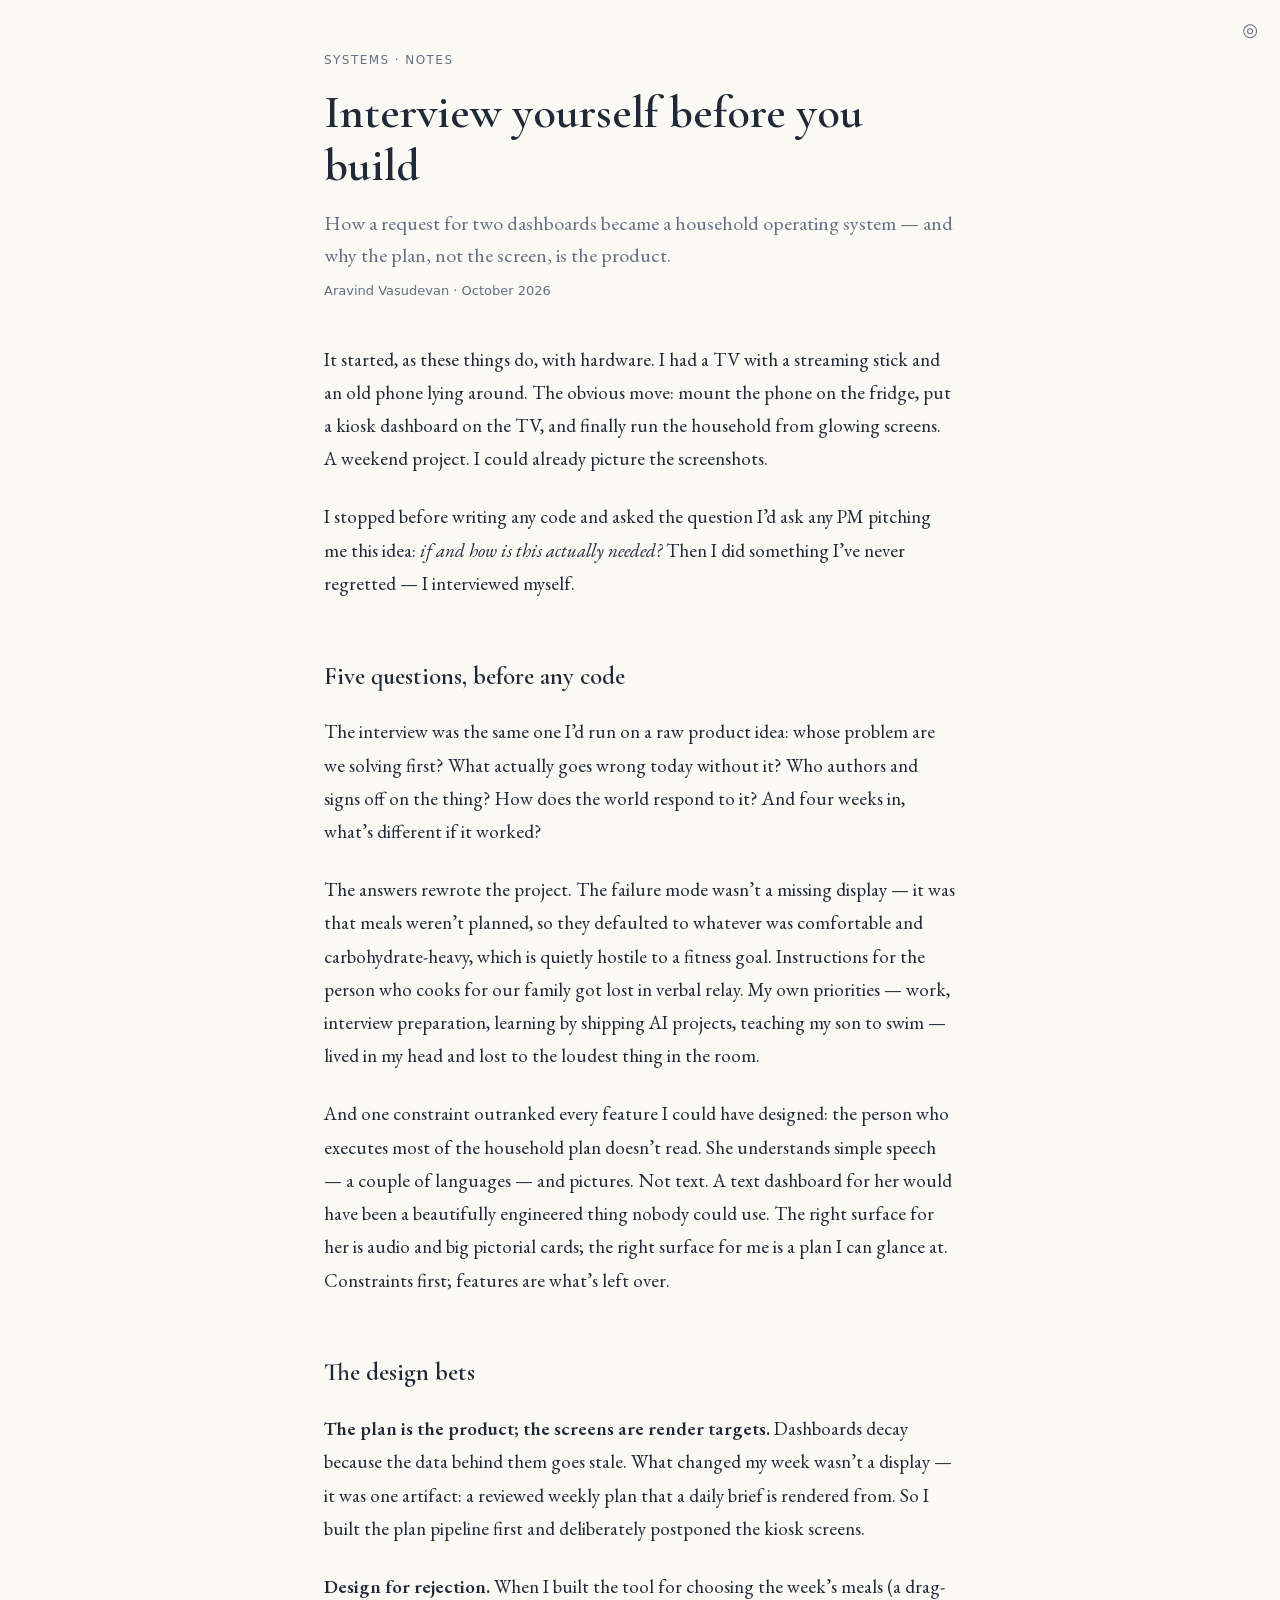
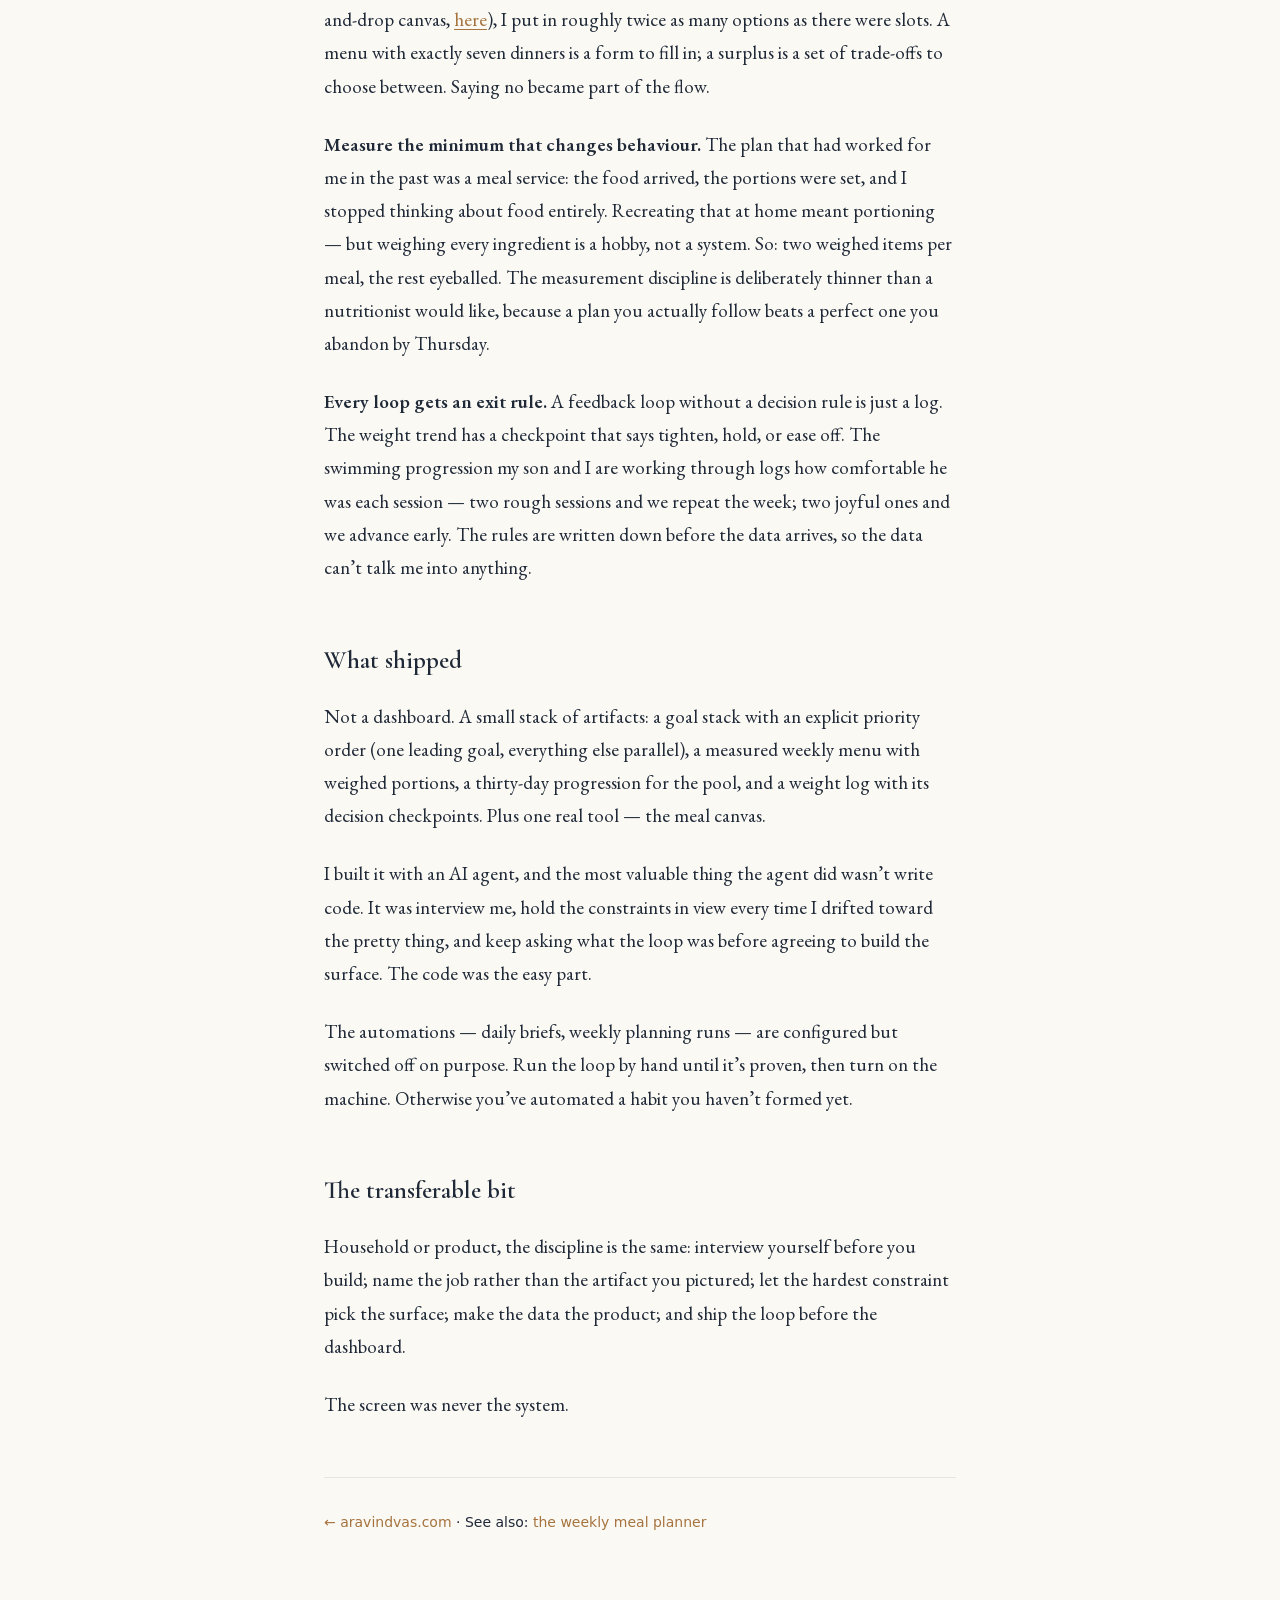
<file: notes/household-operating-system.html>
<!DOCTYPE html>
<html lang="en">
<head>
<meta charset="utf-8">
<meta name="viewport" content="width=device-width, initial-scale=1">
<title>Interview yourself before you build — Aravind Vasudevan</title>
<meta name="description" content="How a request for two dashboards became a household operating system — and why the plan, not the screen, is the product.">
<link rel="canonical" href="https://aravindvas.com/notes/household-operating-system.html">
<meta property="og:title" content="Interview yourself before you build">
<meta property="og:description" content="How a request for two dashboards became a household operating system — and why the plan, not the screen, is the product.">
<link rel="icon" href="/favicon.svg" type="image/svg+xml">
<link rel="stylesheet" href="/fonts.css">
<link rel="stylesheet" href="/styles.css?v=15">
<script>
  (function () {
    var t = localStorage.getItem("theme");
    if (t === "dark" || t === "light") document.documentElement.setAttribute("data-theme", t);
  })();
</script>
<style>
  .article { max-width: 42rem; margin: 0 auto; padding: 48px 20px 96px; }
  .article__kicker {
    font-size: 12px; letter-spacing: .12em; text-transform: uppercase;
    color: hsl(var(--muted-foreground)); margin: 0 0 14px;
  }
  .article h1 {
    font-family: "Cormorant Garamond Variable", "Cormorant Garamond", Georgia, serif;
    font-size: clamp(2rem, 5vw, 2.9rem); font-weight: 600; line-height: 1.15;
    margin: 0 0 14px;
  }
  .article__dek {
    font-family: "EB Garamond Variable", "EB Garamond", Georgia, serif;
    font-size: 20px; line-height: 1.6; color: hsl(var(--muted-foreground));
    margin: 0 0 8px;
  }
  .article__byline { font-size: 13px; color: hsl(var(--muted-foreground)); margin: 0 0 40px; }
  .article__body {
    font-family: "EB Garamond Variable", "EB Garamond", Georgia, serif;
    font-size: 19px; line-height: 1.75;
  }
  .article__body p { margin: 0 0 1.3em; }
  .article__body h2 {
    font-family: "Cormorant Garamond Variable", "Cormorant Garamond", Georgia, serif;
    font-size: 1.55rem; font-weight: 600; margin: 2.2em 0 .7em;
  }
  .article__body em { font-style: italic; }
  .article__body strong { font-weight: 600; }
  .article__body a { color: hsl(var(--bronze)); text-decoration: underline; text-underline-offset: 3px; }
  .article__body a:hover { color: hsl(var(--gold)); }
  .article__body ol, .article__body ul { margin: 0 0 1.3em; padding-left: 1.3em; }
  .article__body li { margin: .45em 0; }
  .article__foot {
    margin-top: 56px; padding-top: 18px; border-top: 1px solid hsl(var(--border) / .55);
    font-size: 14px;
  }
  .article__foot a { color: hsl(var(--bronze)); text-decoration: none; }
  .article__foot a:hover { text-decoration: underline; }
</style>
</head>
<body>
<article class="article" id="main">

  <p class="article__kicker">Systems &middot; Notes</p>
  <h1>Interview yourself before you build</h1>
  <p class="article__dek">How a request for two dashboards became a household operating system &mdash; and why the plan, not the screen, is the product.</p>
  <p class="article__byline">Aravind Vasudevan &middot; October 2026</p>

  <div class="article__body">

    <p>It started, as these things do, with hardware. I had a TV with a streaming stick and an old
    phone lying around. The obvious move: mount the phone on the fridge, put a kiosk dashboard on
    the TV, and finally run the household from glowing screens. A weekend project. I could already
    picture the screenshots.</p>

    <p>I stopped before writing any code and asked the question I&rsquo;d ask any PM pitching me this
    idea: <em>if and how is this actually needed?</em> Then I did something I&rsquo;ve never regretted &mdash;
    I interviewed myself.</p>

    <h2>Five questions, before any code</h2>

    <p>The interview was the same one I&rsquo;d run on a raw product idea: whose problem are we solving
    first? What actually goes wrong today without it? Who authors and signs off on the thing? How
    does the world respond to it? And four weeks in, what&rsquo;s different if it worked?</p>

    <p>The answers rewrote the project. The failure mode wasn&rsquo;t a missing display &mdash; it was that
    meals weren&rsquo;t planned, so they defaulted to whatever was comfortable and carbohydrate-heavy,
    which is quietly hostile to a fitness goal. Instructions for the person who cooks for our family
    got lost in verbal relay. My own priorities &mdash; work, interview preparation, learning by shipping
    AI projects, teaching my son to swim &mdash; lived in my head and lost to the loudest thing in the
    room.</p>

    <p>And one constraint outranked every feature I could have designed: the person who executes most
    of the household plan doesn&rsquo;t read. She understands simple speech &mdash; a couple of languages &mdash;
    and pictures. Not text. A text dashboard for her would have been a beautifully engineered thing
    nobody could use. The right surface for her is audio and big pictorial cards; the right surface
    for me is a plan I can glance at. Constraints first; features are what&rsquo;s left over.</p>

    <h2>The design bets</h2>

    <p><strong>The plan is the product; the screens are render targets.</strong> Dashboards decay because the
    data behind them goes stale. What changed my week wasn&rsquo;t a display &mdash; it was one artifact: a
    reviewed weekly plan that a daily brief is rendered from. So I built the plan pipeline first and
    deliberately postponed the kiosk screens.</p>

    <p><strong>Design for rejection.</strong> When I built the tool for choosing the week&rsquo;s meals (a drag-and-drop
    canvas, <a href="/menu-planner/">here</a>), I put in roughly twice as many options as there were
    slots. A menu with exactly seven dinners is a form to fill in; a surplus is a set of trade-offs to
    choose between. Saying no became part of the flow.</p>

    <p><strong>Measure the minimum that changes behaviour.</strong> The plan that had worked for me in the past
    was a meal service: the food arrived, the portions were set, and I stopped thinking about food
    entirely. Recreating that at home meant portioning &mdash; but weighing every ingredient is a hobby,
    not a system. So: two weighed items per meal, the rest eyeballed. The measurement discipline is
    deliberately thinner than a nutritionist would like, because a plan you actually follow beats a
    perfect one you abandon by Thursday.</p>

    <p><strong>Every loop gets an exit rule.</strong> A feedback loop without a decision rule is just a log. The
    weight trend has a checkpoint that says tighten, hold, or ease off. The swimming progression my
    son and I are working through logs how comfortable he was each session &mdash; two rough sessions and
    we repeat the week; two joyful ones and we advance early. The rules are written down before the
    data arrives, so the data can&rsquo;t talk me into anything.</p>

    <h2>What shipped</h2>

    <p>Not a dashboard. A small stack of artifacts: a goal stack with an explicit priority order
    (one leading goal, everything else parallel), a measured weekly menu with weighed portions, a
    thirty-day progression for the pool, and a weight log with its decision checkpoints. Plus one
    real tool &mdash; the meal canvas.</p>

    <p>I built it with an AI agent, and the most valuable thing the agent did wasn&rsquo;t write code. It
    was interview me, hold the constraints in view every time I drifted toward the pretty thing, and
    keep asking what the loop was before agreeing to build the surface. The code was the easy part.</p>

    <p>The automations &mdash; daily briefs, weekly planning runs &mdash; are configured but switched off on
    purpose. Run the loop by hand until it&rsquo;s proven, then turn on the machine. Otherwise you&rsquo;ve
    automated a habit you haven&rsquo;t formed yet.</p>

    <h2>The transferable bit</h2>

    <p>Household or product, the discipline is the same: interview yourself before you build; name
    the job rather than the artifact you pictured; let the hardest constraint pick the surface; make
    the data the product; and ship the loop before the dashboard.</p>

    <p>The screen was never the system.</p>

  </div>

  <footer class="article__foot">
    <p><a href="/">&larr; aravindvas.com</a> &middot; See also: <a href="/menu-planner/">the weekly meal planner</a></p>
  </footer>

</article>

<script>
  // theme toggle parity with the main site
  (function () {
    var link = document.createElement("a");
    link.href = "/"; link.textContent = "\u25CE";
    link.setAttribute("aria-label", "Switch theme");
    link.style.cssText = "position:fixed;top:18px;right:22px;font-size:18px;text-decoration:none;color:hsl(var(--muted-foreground));cursor:pointer";
    link.addEventListener("click", function (e) {
      e.preventDefault();
      var dark = document.documentElement.getAttribute("data-theme") === "dark";
      document.documentElement.setAttribute("data-theme", dark ? "light" : "dark");
      localStorage.setItem("theme", dark ? "light" : "dark");
    });
    document.body.appendChild(link);
  })();
</script>
</body>
</html>
</file>
<file: fonts.css>
/* Self-hosted webfonts: Cormorant Garamond + EB Garamond.
   Served from this origin so the page never waits on Google. */

@font-face {
  font-family: 'Cormorant Garamond';
  font-style: italic;
  font-weight: 400;
  font-display: swap;
  src: url('fonts/cormorant-garamond-italic.woff2') format('woff2');
  unicode-range: U+0000-00FF, U+0131, U+0152-0153, U+02BB-02BC, U+02C6, U+02DA, U+02DC, U+0304, U+0308, U+0329, U+2000-206F, U+20AC, U+2122, U+2191, U+2193, U+2212, U+2215, U+FEFF, U+FFFD;
}

@font-face {
  font-family: 'Cormorant Garamond';
  font-style: normal;
  font-weight: 400 700;
  font-display: swap;
  src: url('fonts/cormorant-garamond-normal.woff2') format('woff2');
  unicode-range: U+0000-00FF, U+0131, U+0152-0153, U+02BB-02BC, U+02C6, U+02DA, U+02DC, U+0304, U+0308, U+0329, U+2000-206F, U+20AC, U+2122, U+2191, U+2193, U+2212, U+2215, U+FEFF, U+FFFD;
}

@font-face {
  font-family: 'EB Garamond';
  font-style: italic;
  font-weight: 400;
  font-display: swap;
  src: url('fonts/eb-garamond-italic.woff2') format('woff2');
  unicode-range: U+0000-00FF, U+0131, U+0152-0153, U+02BB-02BC, U+02C6, U+02DA, U+02DC, U+0304, U+0308, U+0329, U+2000-206F, U+20AC, U+2122, U+2191, U+2193, U+2212, U+2215, U+FEFF, U+FFFD;
}

@font-face {
  font-family: 'EB Garamond';
  font-style: normal;
  font-weight: 400 700;
  font-display: swap;
  src: url('fonts/eb-garamond-normal.woff2') format('woff2');
  unicode-range: U+0000-00FF, U+0131, U+0152-0153, U+02BB-02BC, U+02C6, U+02DA, U+02DC, U+0304, U+0308, U+0329, U+2000-206F, U+20AC, U+2122, U+2191, U+2193, U+2212, U+2215, U+FEFF, U+FFFD;
}
</file>
<file: styles.css>
/* ==========================================================
   Aravind Vasudevan — aravindvas.com

   Geometry, type scale and colour tokens measured directly from
   thariq.io's rendered computed styles at a 1280px viewport.
   Values here are the ones he actually ships, not guesses.
   ========================================================== */

:root {
  /* measured from thariq.io :root */
  --background: 42 45% 97%;
  --foreground: 215 28% 17%;
  --card: 40 40% 95%;
  --muted: 40 25% 88%;
  --muted-foreground: 215 15% 45%;
  --border: 40 20% 82%;
  --accent: 43 74% 52%;
  --gold: 43 74% 52%;
  --bronze: 30 45% 45%;
  --burnt-sienna: 15 60% 45%;

  /* measured geometry */
  --shell-max: 75rem;   /* 1200px */
  --nav-track: 280px;
  --nav-track-h: 48px;
  --nav-btn: 139px;
  --gap-section: 40px;  /* gap-y-10 */
  --label-w: 20%;       /* md:w-1/5 */

  --ease-spring: cubic-bezier(.68, -.55, .265, 1.55);

  /* ============================================================
     ELEVATION SCALE — a camera sits directly above the page, fully
     overhead, lit from the top. "Elevation" is how high a surface
     floats above the paper; height is read through shadows only:
       higher surface  →  deeper + wider shadow, same warm hue
     Each level is two layers: a tight *contact* shadow under the
     edge (offset grows a little with height) and a soft *ambient*
     pool the surface shadows out to. Both tinted to the card hue so
     the warmth holds in light and dark. The stamp sits at E3,
     unshadowed — a stamp lies flat, it never casts.
     ============================================================ */
  --el-0: none;
  --el-1: 0 2px 6px -1px hsl(var(--bronze) / .14), 0 4px 14px -4px hsl(var(--gold) / .10);
  --el-2: 0 4px 10px -2px hsl(var(--bronze) / .18), 0 10px 24px -6px hsl(var(--gold) / .15);
  --el-3: 0 8px 18px -4px hsl(var(--bronze) / .22), 0 18px 44px -12px hsl(var(--gold) / .20);
  --shadow-track: inset 0 2px 8px hsl(var(--bronze) / .35), inset 0 -1px 2px hsl(var(--gold) / .12);
}

:root[data-theme="dark"] {
  --background: 215 35% 12%;
  --foreground: 42 45% 95%;
  --card: 215 30% 15%;
  --muted: 215 20% 25%;
  --muted-foreground: 42 20% 65%;
  --border: 215 20% 25%;
  --accent: 43 65% 48%;
  --gold: 43 65% 48%;
  --bronze: 30 40% 38%;
  --burnt-sienna: 15 50% 40%;
  /* On a dark page the shadow hue must sit between the card and
     black or it reads as a glow, not depth. Same scale, darkened.
     (The neutral --el levels below carry the hue; the paired warm
     tokens were removed — el-1..3 are the single shadow vocabulary.) */
  --el-1: 0 2px 6px -1px hsl(0 0% 0% / .30), 0 4px 14px -4px hsl(var(--bronze) / .22);
  --el-2: 0 4px 10px -2px hsl(0 0% 0% / .38), 0 10px 24px -6px hsl(var(--bronze) / .26);
  --el-3: 0 8px 18px -4px hsl(0 0% 0% / .46), 0 18px 44px -12px hsl(var(--bronze) / .30);
  --shadow-track: inset 0 2px 8px hsl(0 0% 0% / .5), inset 0 -1px 2px hsl(var(--gold) / .15);
}

* { box-sizing: border-box; }

html { scroll-behavior: smooth; -webkit-text-size-adjust: 100%; }

/* thariq.io keeps the UI in the system sans and reserves the serif
   for headings and the flip card. Same split here. */
body {
  margin: 0;
  background: hsl(var(--background));
  color: hsl(var(--foreground));
  font-family: ui-sans-serif, system-ui, -apple-system, "Segoe UI", sans-serif;
  font-size: 16px;
  line-height: 24px;
  -webkit-font-smoothing: antialiased;
  transition: background-color .4s ease, color .4s ease;
}

::selection { background: hsl(var(--gold) / .28); color: hsl(var(--foreground)); }

/* Content is gated on the document's data-mode. The toggle buttons use
   data-target, not data-mode, so they can never hide themselves. */
[data-mode="professional"] .stack [data-mode="personal"],
[data-mode="professional"] .foot [data-mode="personal"],
[data-mode="personal"] .stack [data-mode="professional"],
[data-mode="personal"] .foot [data-mode="professional"] { display: none; }

/* The identity block holds both avatars, so it is gated directly.
   display:none also stops the hidden photo being fetched. */
[data-mode="professional"] .identity > [data-mode="personal"],
[data-mode="personal"] .identity > [data-mode="professional"] { display: none; }

.skip-link {
  position: absolute; left: -9999px; top: 0; z-index: 40;
  background: hsl(var(--card)); color: hsl(var(--foreground));
  padding: 10px 16px; border: 1px solid hsl(var(--border)); border-radius: 4px;
  box-shadow: var(--el-2);
}
.skip-link:focus { left: 16px; top: 16px; }

/* the gold rule that wipes in on hover */
.illuminated-link {
  position: relative;
  text-decoration: none;
  background: linear-gradient(to right, hsl(var(--gold)), hsl(var(--gold))) no-repeat;
  background-size: 0% 2px;
  background-position: left bottom;
  transition: background-size .3s ease, color .3s ease;
}
.illuminated-link:hover, .illuminated-link:focus-visible {
  background-size: 100% 2px;
  color: hsl(var(--gold));
}
.illuminated-link:focus-visible { outline: 2px solid hsl(var(--gold)); outline-offset: 3px; border-radius: 2px; }

/* ---------- Shell (thariq: max-w-[75rem] flex flex-col items-center px-6) ---------- */

.shell {
  display: flex;
  flex-direction: column;
  align-items: center;
  width: 100%;
  max-width: var(--shell-max);
  min-height: 100svh;
  margin: 0 auto;
  padding: 28px 40px 40px;
}

.stack {
  display: flex;
  flex-direction: column;
  gap: var(--gap-section);
  width: 100%;
}

/* ---------- Masthead (thariq: flex items-center justify-between) ---------- */

.masthead { width: 100%; padding-bottom: 12px; margin-bottom: 48px; }

.nav {
  position: relative;
  display: flex;
  align-items: center;
  justify-content: space-between;
  width: 100%;
}

.nav__side { z-index: 10; display: flex; flex: 1; align-items: center; min-width: 0; }
.nav__side--left { justify-content: flex-start; padding-bottom: 32px; }
.nav__side--right { justify-content: flex-end; gap: 32px; padding-bottom: 32px; }

.nav__home {
  font-size: 15px;
  font-weight: 500;
  color: hsl(var(--foreground) / .85);
  text-decoration: none;
  white-space: nowrap;
  transition: color .25s ease;
}
.nav__home:hover { color: hsl(var(--gold)); }

.nav__mid { z-index: 0; display: flex; width: 100%; justify-content: center; }

/* ---------- Mode toggle (thariq: 280x48 track, 139px buttons) ---------- */

.mode-toggle { display: flex; align-items: center; gap: 16px; }

.ornament {
  display: block;
  width: 24px; height: 1px;
  background: linear-gradient(to right, transparent, hsl(var(--gold) / .55));
  flex: 0 0 auto;
}
.ornament:last-child { background: linear-gradient(to left, transparent, hsl(var(--gold) / .55)); }

.toggle-track {
  position: relative;
  width: var(--nav-track);
  height: var(--nav-track-h);
  flex: 0 0 auto;
  background: linear-gradient(135deg, hsl(var(--background)), hsl(var(--muted) / .3));
  border: 1px solid hsl(var(--bronze) / .3);
  border-radius: 32px;
  overflow: hidden;
  box-shadow: var(--shadow-track);
}
:root[data-theme="dark"] .toggle-track {
  background: linear-gradient(135deg, hsl(var(--background)), hsl(var(--muted) / .2));
  border-color: hsl(var(--gold) / .2);
}

.toggle-indicator {
  position: absolute;
  top: 2px; left: 2px;
  width: calc(50% - 2px);
  height: calc(100% - 4px);
  background: linear-gradient(135deg, hsl(var(--gold) / .55), hsl(var(--gold) / .3));
  border-radius: 32px;
  box-shadow: 0 2px 5px hsl(var(--bronze) / .30), inset 0 1px 0 hsl(var(--gold) / .35);
  transition: transform .6s var(--ease-spring), background .4s ease, box-shadow .4s ease;
  pointer-events: none;
}
.toggle-indicator::before {
  content: ""; position: absolute; inset: 0; border-radius: inherit;
  background: linear-gradient(135deg, #ffffff4d, #fff0, #ffffff0d);
  opacity: .5;
}
[data-mode="personal"] .toggle-indicator {
  transform: translateX(100%);
  background: linear-gradient(135deg, hsl(var(--burnt-sienna) / .5), hsl(var(--burnt-sienna) / .3));
  box-shadow: 0 2px 5px hsl(var(--bronze) / .30), inset 0 1px 0 hsl(var(--burnt-sienna) / .25);
}

.toggle-option {
  position: absolute;
  top: 0; height: 100%;
  width: var(--nav-btn);
  display: flex;
  align-items: center;
  justify-content: center;
  gap: 6px;
  background: none; border: none; cursor: pointer;
  font-family: "Cormorant Garamond Variable", "Cormorant Garamond", Georgia, serif;
  font-size: 14px;
  font-weight: 500;
  letter-spacing: .5px;
  color: hsl(var(--foreground) / .4);
  transition: color .3s ease, font-weight .3s ease;
  -webkit-tap-highlight-color: transparent;
}
.toggle-option:nth-of-type(1) { left: 0; }
.toggle-option:nth-of-type(2) { left: var(--nav-btn); }
.toggle-option:hover { color: hsl(var(--foreground) / .7); }
.toggle-option[aria-pressed="true"] { color: hsl(var(--foreground)); font-weight: 600; }
.toggle-option[aria-pressed="true"] .option-icon { opacity: 1; transform: scale(1.1); }
.toggle-option:focus-visible { outline: 2px solid hsl(var(--gold)); outline-offset: -4px; border-radius: 32px; }
.option-icon { opacity: .55; transition: opacity .3s ease, transform .3s ease; font-size: 12px; }

/* ---------- Theme button ---------- */

.theme-btn {
  display: grid; place-items: center;
  width: 32px; height: 32px; padding: 0;
  border: none; background: transparent;
  color: hsl(var(--foreground) / .6);
  cursor: pointer;
  transition: color .25s ease, transform .3s ease;
}
.theme-btn:hover { color: hsl(var(--gold)); transform: rotate(15deg); }
.theme-btn:focus-visible { outline: 2px solid hsl(var(--gold)); outline-offset: 3px; border-radius: 50%; }
.theme-btn__icon { grid-area: 1 / 1; font-size: 14px; line-height: 1; transition: opacity .3s ease; }
.theme-btn__icon--sun { display: none; }
[data-theme="dark"] .theme-btn__icon--sun { display: block; }
[data-theme="dark"] .theme-btn__icon--moon { display: none; }

/* ---------- Identity (thariq: flex flex-col items-center gap-y-4) ---------- */

.identity {
  display: flex;
  flex-direction: column;
  align-items: center;
  gap: 16px;
}

/* The wrapper must not stretch the square button inside it, or the
   circle ends up very slightly oval. */
.avatar {
  display: flex;
  align-items: center;
  justify-content: center;
  flex: 0 0 auto;
  line-height: 0;
}

.flip {
  position: relative;
  width: 192px; height: 192px;
  flex: 0 0 auto;   /* never stretch inside the flex column */
  padding: 0;
  background: none; border: none; cursor: pointer;
  perspective: 1000px;
  transform-style: preserve-3d;
  transition: transform .8s var(--ease-spring);
}
/* Hover flips it on desktop; .is-flipped is the click/tap path, which
   is the only one that exists on touch. aria-pressed mirrors it. */
.flip:hover, .flip:focus-visible, .flip.is-flipped { transform: rotateY(180deg); }
.flip:focus-visible { outline: 2px solid hsl(var(--gold)); outline-offset: 6px; border-radius: 50%; }
.flip__face {
  position: absolute; inset: 0;
  display: flex; align-items: center; justify-content: center;
  border-radius: 50%;
  backface-visibility: hidden;
  box-shadow: var(--el-3);
  border: 2px solid hsl(var(--bronze) / .25);
}
.flip__face--front { background: linear-gradient(145deg, hsl(var(--card)), hsl(var(--muted))); color: hsl(var(--foreground)); }
.flip__face--back { transform: rotateY(180deg); background: linear-gradient(145deg, hsl(var(--gold) / .22), hsl(var(--bronze) / .18)); color: hsl(var(--gold)); }

/* The back face is already rotated 180deg so it faces the viewer; the
   image inside it is then mirrored so the card reads like a real coin
   turned over. scaleX is applied to the image, not the face, otherwise
   the two mirrors cancel and the back looks identical to the front. */
.flip__photo--mirror {
  transform: scaleX(-1);
}

/* The photograph fills its face exactly and is clipped by the face's
   own border-radius, so no separate crop is needed in CSS. */
.flip__photo {
  width: 100%;
  height: 100%;
  object-fit: cover;
  display: block;
}
.flip__face:has(.flip__photo) {
  background: hsl(var(--card));
  border-color: hsl(var(--bronze) / .35);
  overflow: hidden;
}
.monogram { font-family: "Cormorant Garamond Variable", "Cormorant Garamond", Georgia, serif; font-size: 60px; font-weight: 600; letter-spacing: 1.2px; }
.sigil { font-size: 52px; line-height: 1; }

/* thariq h1: 48px / 600 / ls 1.2px / lh 48px */
.name {
  margin: 0;
  font-family: "Cormorant Garamond Variable", "Cormorant Garamond", Georgia, serif;
  font-size: 48px;
  font-weight: 600;
  letter-spacing: 1.2px;
  line-height: 48px;
  color: hsl(var(--foreground));
  text-align: center;
}

/* ---------- Rows (thariq: flex flex-col gap-y-5 md:flex-row; label md:w-1/5) ---------- */

.row { display: flex; flex-direction: column; gap: 20px; }
.row__label { width: 100%; }
.row__body { width: 100%; min-width: 0; }

@media (min-width: 768px) {
  .row { flex-direction: row; gap: 0; }
  .row__label { width: var(--label-w); flex-shrink: 0; }
  .row__body { width: 80%; }
}

/* thariq h2: 24px / 600, Cormorant */
.row__label h2 {
  margin: 0;
  font-family: "Cormorant Garamond Variable", "Cormorant Garamond", Georgia, serif;
  font-size: 24px;
  font-weight: 600;
  color: hsl(var(--foreground));
}

/* thariq lead p: EB Garamond 20px / lh 40px */
.prose { display: flex; flex-direction: column; gap: 20px; }
.prose p { margin: 0; }
.prose--lead {
  font-family: "EB Garamond Variable", "EB Garamond", Georgia, serif;
  font-size: 20px;
  line-height: 40px;
  color: hsl(var(--foreground));
}

/* ---------- Posts (thariq: ul gap-y-4; li flex items-baseline justify-between gap-4) ---------- */

.posts {
  list-style: none;
  margin: 0; padding: 0;
  display: flex; flex-direction: column;
  gap: 16px;
}

.post {
  display: flex;
  align-items: baseline;
  justify-content: space-between;
  gap: 16px;
  text-decoration: none;
  border-bottom: 1px solid hsl(var(--border) / .55);
  padding-bottom: 8px;
  transition: border-color .3s ease;
}
.post:hover { border-bottom-color: hsl(var(--gold) / .7); }

/* thariq post link: Cormorant 18px */
.post__title {
  font-family: "Cormorant Garamond Variable", "Cormorant Garamond", Georgia, serif;
  font-size: 18px;
  font-weight: 600;
  color: hsl(var(--foreground));
  transition: color .25s ease;
}
.post:hover .post__title { color: hsl(var(--gold)); }
.post__title:focus-visible { outline: 2px solid hsl(var(--gold)); outline-offset: 3px; }
.post__note {
  flex-shrink: 0;
  font-size: 12px;
  color: hsl(var(--muted-foreground));
}

/* ---------- Cards ---------- */

.cards { display: grid; grid-template-columns: 1fr; gap: 16px; }
@media (min-width: 620px) { .cards { grid-template-columns: repeat(2, 1fr); } }

.card {
  display: flex;
  flex-direction: column;
  gap: 12px;
  padding: 12px;
  border: 1px solid hsl(var(--bronze) / .2);
  border-radius: 8px;
  background: hsl(var(--card));
  box-shadow: var(--el-1);
  text-decoration: none;
  transition: transform .3s ease, box-shadow .3s ease, border-color .3s ease;
}
a.card:hover { transform: translateY(-3px); box-shadow: var(--el-2); border-color: hsl(var(--gold) / .45); }
a.card:active { transform: translateY(-1px); box-shadow: var(--el-1); }
a.card:focus-visible { outline: 2px solid hsl(var(--gold)); outline-offset: 3px; }

.card__art {
  display: grid; place-items: center;
  height: 148px;
  border-radius: 6px;
}
.card__glyph {
  font-family: "Cormorant Garamond Variable", "Cormorant Garamond", Georgia, serif;
  font-size: 30px; font-weight: 600; letter-spacing: 1.2px;
  color: hsl(var(--foreground) / .8);
}
.card__art--a { background: linear-gradient(140deg, hsl(var(--gold) / .3), hsl(var(--bronze) / .18)); }
.card__art--b { background: linear-gradient(140deg, hsl(var(--bronze) / .24), hsl(var(--muted))); }
.card__art--c { background: linear-gradient(140deg, hsl(var(--muted)), hsl(var(--gold) / .16)); }
.card__art--d { background: linear-gradient(140deg, hsl(var(--burnt-sienna) / .2), hsl(var(--bronze) / .2)); }
/* screenshot thumbnails: same box as the glyph art, cropped from the top */
.card__art--shot { display: block; overflow: hidden; background: hsl(var(--muted)); box-shadow: inset 0 0 0 1px hsl(var(--border)); }
.card__art--shot img { display: block; width: 100%; height: 100%; object-fit: cover; object-position: top center; transition: transform .4s ease; }
a.card:hover .card__art--shot img { transform: scale(1.04); }
@media (prefers-reduced-motion: reduce) { a.card:hover .card__art--shot img { transform: none; } }

.card__body { display: flex; flex-direction: column; gap: 6px; padding: 0 4px 6px; }
.card__title {
  font-family: "Cormorant Garamond Variable", "Cormorant Garamond", Georgia, serif;
  font-size: 18px; font-weight: 600; line-height: 1.3;
  color: hsl(var(--foreground));
}
a.card:hover .card__title { color: hsl(var(--gold)); }
.card__desc { font-size: 14px; line-height: 1.5; color: hsl(var(--foreground) / .7); }
.card__tag {
  align-self: flex-start;
  font-size: 10px; letter-spacing: .1em; text-transform: uppercase;
  padding: 2px 8px; border-radius: 2px;
  color: hsl(var(--bronze));
  border: 1px solid hsl(var(--bronze) / .35);
}

/* ---------- Links ---------- */

.links { list-style: none; margin: 0; padding: 0; display: flex; flex-wrap: wrap; gap: 28px; }
.links a { font-size: 15px; }

/* ---------- Footer ---------- */

.foot { margin-top: auto; padding-top: 48px; width: 100%; }
.foot p {
  margin: 0;
  font-size: 12px;
  letter-spacing: .04em;
  color: hsl(var(--muted-foreground));
  text-align: center;
}

/* ---------- Responsive ---------- */

@media (max-width: 640px) {
  .shell { padding: 20px 24px 32px; }
  .stack { gap: 32px; }

  /* thariq keeps the toggle on its own full-width row under 640.
     The track must be sized in flex terms, not by a fixed px width:
     a fixed width plus fixed-width children collapses to nothing
     once the row is narrower than the children. */
  .nav { flex-wrap: wrap; }
  .nav__side { flex: 1 1 50%; padding-bottom: 0; }
  .nav__mid { order: 3; flex: 1 1 100%; width: 100%; margin-top: 12px; }
  .ornament { display: none; }
  .mode-toggle { width: 100%; }
  .toggle-track { width: 100%; height: 48px; }

  /* The track is absolutely-positioned on desktop so the indicator can
     sit under fixed 139px halves. Below 640 the halves are in normal
     flow instead, so the track can size itself to the row. */
  .toggle-track { display: flex; }
  .toggle-option {
    position: static;
    width: auto;
    flex: 1 1 50%;
    min-width: 0;
  }
  .option-label { white-space: nowrap; }
  .toggle-indicator { top: 1px; left: 1px; width: calc(50% - 1px); }

  .name { font-size: 34px; line-height: 40px; letter-spacing: .6px; }
  .flip { width: 140px; height: 140px; }
  /* On touch there is no hover, so the card rests on its tap state. */
  .flip:hover { transform: none; }
  .flip.is-flipped { transform: rotateY(180deg); }
  .monogram { font-size: 44px; }
  .sigil { font-size: 38px; }
  .prose--lead { font-size: 18px; line-height: 32px; }
  .row { gap: 12px; }
}

/* Very narrow phones: drop the gear/star icons so the two labels
   have room, and keep the track from ever collapsing. */
@media (max-width: 380px) {
  .option-icon { display: none; }
  .toggle-option { font-size: 13px; letter-spacing: .2px; }
}

@media (prefers-reduced-motion: reduce) {
  html { scroll-behavior: auto; }
  *, *::before, *::after { transition-duration: .01ms !important; animation-duration: .01ms !important; }
  /* The card still turns over, it just arrives instantly. Removing the
     transform entirely would make the mirrored back unreachable. */
  .flip:hover:not(.is-flipped) { transform: none; }
}
</file>
<file: menu-planner/styles.css>
/* Meal Planner — aravindvas.com/menu-planner/
   Tokens re-declared from the site's styles.css so the page stands alone;
   same warm-paper palette, elevation scale and dark theme contract. */

:root {
  --background: 42 45% 97%;
  --foreground: 215 28% 17%;
  --card: 40 40% 95%;
  --muted: 40 25% 88%;
  --muted-foreground: 215 15% 45%;
  --border: 40 20% 82%;
  --accent: 43 74% 52%;
  --gold: 43 74% 52%;
  --bronze: 30 45% 45%;
  --burnt-sienna: 15 60% 45%;

  --el-0: none;
  --el-1: 0 2px 6px -1px hsl(var(--bronze) / .14), 0 4px 14px -4px hsl(var(--gold) / .10);
  --el-2: 0 4px 10px -2px hsl(var(--bronze) / .18), 0 10px 24px -6px hsl(var(--gold) / .15);
  --el-3: 0 8px 18px -4px hsl(var(--bronze) / .22), 0 18px 44px -12px hsl(var(--gold) / .20);

  --radius: 10px;
  --font-serif: 'EB Garamond', Georgia, serif;
  --font-display: 'Cormorant Garamond', Georgia, serif;
  --font-ui: ui-sans-serif, system-ui, -apple-system, 'Segoe UI', sans-serif;
}

:root[data-theme="dark"] {
  --background: 215 35% 12%;
  --foreground: 42 45% 95%;
  --card: 215 30% 15%;
  --muted: 215 20% 25%;
  --muted-foreground: 42 20% 65%;
  --border: 215 20% 25%;
  --accent: 43 65% 48%;
  --gold: 43 65% 48%;
  --bronze: 30 40% 38%;
  --burnt-sienna: 15 50% 40%;
  --el-1: 0 2px 6px -1px rgba(0,0,0,.5), 0 4px 14px -4px rgba(0,0,0,.4);
  --el-2: 0 4px 10px -2px rgba(0,0,0,.55), 0 10px 24px -6px rgba(0,0,0,.45);
  --el-3: 0 8px 18px -4px rgba(0,0,0,.6), 0 18px 44px -12px rgba(0,0,0,.5);
}

* { box-sizing: border-box; }

body {
  margin: 0;
  background: hsl(var(--background));
  color: hsl(var(--foreground));
  font-family: var(--font-ui);
  line-height: 1.5;
}

.shell { max-width: 1200px; margin: 0 auto; padding: 32px 20px 80px; }

.masthead { display: flex; flex-wrap: wrap; align-items: baseline; gap: 8px 16px; margin-bottom: 6px; }
.masthead h1 { font-family: var(--font-display); font-size: clamp(1.8rem, 4vw, 2.6rem); font-weight: 600; margin: 0; }
.masthead a { color: hsl(var(--bronze)); text-decoration: none; font-size: .85rem; }
.masthead a:hover { text-decoration: underline; }

.lede { max-width: 62ch; color: hsl(var(--muted-foreground)); margin: 4px 0 22px; }

/* ── Goals + actions bar ─────────────────────────────────── */
.toolbar {
  display: flex; flex-wrap: wrap; gap: 10px 14px; align-items: center;
  padding: 12px 16px; margin-bottom: 22px;
  background: hsl(var(--card)); border: 1px solid hsl(var(--border));
  border-radius: var(--radius); box-shadow: var(--el-1);
}
.goals { display: flex; flex-wrap: wrap; gap: 8px 12px; align-items: center; }
.goals label { font-size: .78rem; color: hsl(var(--muted-foreground)); display: flex; align-items: center; gap: 5px; }
.goals input {
  width: 64px; padding: 4px 6px; font: inherit; font-size: .85rem;
  border: 1px solid hsl(var(--border)); border-radius: 6px;
  background: hsl(var(--background)); color: hsl(var(--foreground));
}
.toolbar .spacer { flex: 1 1 auto; }
.btn {
  font: inherit; font-size: .82rem; padding: 7px 14px; cursor: pointer;
  border: 1px solid hsl(var(--border)); border-radius: 8px;
  background: hsl(var(--background)); color: hsl(var(--foreground));
  box-shadow: var(--el-1); touch-action: manipulation;
}
.btn:hover { border-color: hsl(var(--bronze)); }
.btn--accent { background: hsl(var(--accent)); border-color: hsl(var(--accent)); color: hsl(215 28% 17%); font-weight: 600; }
.btn:focus-visible { outline: 2px solid hsl(var(--burnt-sienna)); outline-offset: 2px; }

/* ── Week grid ───────────────────────────────────────────── */
.grid-wrap { overflow-x: auto; padding-bottom: 8px; }
.grid {
  display: grid;
  grid-template-columns: 92px repeat(7, minmax(148px, 1fr));
  gap: 8px; min-width: 1120px;
}
.grid__corner, .grid__day {
  font-size: .78rem; font-weight: 700; letter-spacing: .04em; text-transform: uppercase;
  color: hsl(var(--muted-foreground)); padding: 4px 2px;
}
.grid__rowlabel {
  font-size: .78rem; font-weight: 700; letter-spacing: .04em; text-transform: uppercase;
  color: hsl(var(--muted-foreground)); display: flex; align-items: center;
}
.cell {
  min-height: 96px; border: 1.5px dashed hsl(var(--border)); border-radius: var(--radius);
  padding: 6px; background: hsl(var(--card) / .5); transition: border-color .12s, background .12s;
}
.cell--over { border-color: hsl(var(--burnt-sienna)); background: hsl(var(--burnt-sienna) / .08); }
.cell--badslot { border-color: hsl(0 60% 50%); }

.placed {
  position: relative; height: 100%; padding: 8px 8px 6px; cursor: grab;
  background: hsl(var(--background)); border: 1px solid hsl(var(--border));
  border-radius: 8px; box-shadow: var(--el-1); font-size: .72rem;
}
.placed:active { cursor: grabbing; }
.placed__name { font-weight: 600; line-height: 1.3; margin-bottom: 4px; padding-right: 16px; }
.placed__macros { color: hsl(var(--muted-foreground)); font-size: .68rem; }
.placed__x {
  position: absolute; top: 3px; right: 3px; width: 18px; height: 18px; padding: 0;
  border: none; border-radius: 50%; background: hsl(var(--muted)); cursor: pointer;
  font-size: .7rem; line-height: 1; color: hsl(var(--foreground));
}
.placed__x:hover { background: hsl(var(--burnt-sienna)); color: #fff; }

/* day totals */
.totals { border-style: solid; border-width: 1px 0 0; padding-top: 8px; min-height: 88px; }
.totals--over { background: hsl(0 60% 50% / .07); }
.totals__kcal { font-size: .82rem; font-weight: 700; }
.totals__m { font-size: .68rem; color: hsl(var(--muted-foreground)); }
.totals__bar { height: 5px; border-radius: 3px; background: hsl(var(--muted)); margin: 3px 0; overflow: hidden; }
.totals__bar i { display: block; height: 100%; border-radius: 3px; }

/* macro bars on cards */
.macro-row { display: flex; align-items: center; gap: 5px; font-size: .68rem; margin-top: 2px; }
.macro-row .lbl { width: 30px; color: hsl(var(--muted-foreground)); }
.macro-row .bar { flex: 1; height: 4px; border-radius: 2px; background: hsl(var(--muted)); overflow: hidden; }
.macro-row .bar i { display: block; height: 100%; border-radius: 2px; }
.macro-row .pct { width: 32px; text-align: right; color: hsl(var(--muted-foreground)); }
.bar-kcal i { background: hsl(var(--bronze)); }
.bar-protein i { background: hsl(140 45% 38%); }
.bar-carbs i { background: hsl(var(--gold)); }
.bar-fat i { background: hsl(var(--burnt-sienna)); }
.bar-fiber i { background: hsl(185 45% 35%); }

/* ── Options pool ────────────────────────────────────────── */
.pool-head { display: flex; flex-wrap: wrap; gap: 10px; align-items: center; margin: 30px 0 12px; }
.pool-head h2 { font-family: var(--font-display); font-size: 1.5rem; margin: 0; }
.chip {
  font: inherit; font-size: .78rem; padding: 5px 12px; cursor: pointer;
  border: 1px solid hsl(var(--border)); border-radius: 999px;
  background: transparent; color: hsl(var(--muted-foreground));
}
.chip[aria-pressed="true"] { background: hsl(var(--foreground)); color: hsl(var(--background)); border-color: hsl(var(--foreground)); }
.pool-search {
  flex: 1 1 180px; max-width: 280px; padding: 6px 10px; font: inherit; font-size: .85rem;
  border: 1px solid hsl(var(--border)); border-radius: 8px;
  background: hsl(var(--background)); color: hsl(var(--foreground));
}
.pool { display: grid; grid-template-columns: repeat(auto-fill, minmax(248px, 1fr)); gap: 12px; }

.opt {
  padding: 12px 14px; cursor: grab; text-align: left;
  background: hsl(var(--card)); border: 1px solid hsl(var(--border));
  border-radius: var(--radius); box-shadow: var(--el-1); font: inherit; color: inherit;
}
.opt:active { cursor: grabbing; }
.opt:hover { box-shadow: var(--el-2); border-color: hsl(var(--bronze)); }
.opt:focus-visible { outline: 2px solid hsl(var(--burnt-sienna)); outline-offset: 2px; }
.opt__top { display: flex; gap: 8px; align-items: baseline; justify-content: space-between; }
.opt__name { font-weight: 600; font-size: .84rem; line-height: 1.35; }
.tag {
  flex: 0 0 auto; font-size: .62rem; letter-spacing: .05em; text-transform: uppercase;
  padding: 2px 7px; border-radius: 999px; background: hsl(var(--muted)); color: hsl(var(--muted-foreground));
}
.tag--chicken { background: hsl(var(--burnt-sienna) / .18); color: hsl(var(--burnt-sienna)); }
.tag--egg { background: hsl(var(--gold) / .25); color: hsl(var(--bronze)); }
.opt__kcal { font-size: .72rem; color: hsl(var(--muted-foreground)); margin: 4px 0 2px; }
.opt__hint { font-size: .68rem; color: hsl(var(--muted-foreground)); opacity: .75; margin-top: 6px; }

.toast {
  position: fixed; left: 50%; bottom: 26px; transform: translateX(-50%);
  background: hsl(var(--foreground)); color: hsl(var(--background));
  padding: 10px 18px; border-radius: 999px; font-size: .82rem;
  box-shadow: var(--el-3); opacity: 0; pointer-events: none; transition: opacity .18s;
}
.toast.show { opacity: 1; }

.howto { max-width: 68ch; margin: 42px 0 0; }
.howto h2 { font-family: var(--font-display); font-size: 1.5rem; }
.howto li { margin: 6px 0; color: hsl(var(--muted-foreground)); }
.howto strong { color: hsl(var(--foreground)); }

/* ── Sticky-note scratchpad ─────────────────────────────── */
.scratchpad {
  width: 250px; margin: 14px 0 0 auto;
  transform: rotate(-.6deg);
  background: hsl(48 85% 90%);
  border: 1px solid hsl(48 45% 72%);
  border-radius: 4px;
  padding: 10px 12px 8px;
  box-shadow: var(--el-1);
  display: flex; flex-direction: column; gap: 6px;
}
[data-theme="dark"] .scratchpad {
  background: hsl(44 32% 24%);
  border-color: hsl(44 25% 34%);
}
.scratchpad__label {
  font-family: var(--font-display);
  font-size: 1.05rem; font-weight: 600;
}
.scratchpad__note {
  width: 100%; min-height: 84px; resize: vertical;
  border: none; background: transparent; outline: none;
  font: inherit; font-size: .85rem; line-height: 1.5;
  color: hsl(var(--foreground));
}
.scratchpad__row { display: flex; gap: 8px; align-items: center; }
.scratchpad__row .chip { padding: 4px 10px; font-size: .72rem; }
.scratchpad__hint { margin-left: auto; font-size: .62rem; color: hsl(var(--muted-foreground)); }

/* ── Pick mode + custom meals ───────────────────────────── */
.grid-wrap.picking .cell[data-key] {
  cursor: pointer;
  background: hsl(var(--gold) / .10);
  border-color: hsl(var(--gold) / .55);
}
.grid-wrap.picking .cell[data-key]:hover { background: hsl(var(--gold) / .22); }
.tag--custom { background: hsl(var(--bronze) / .18); color: hsl(var(--bronze)); }
.opt__del {
  position: absolute; top: 6px; right: 6px;
  width: 18px; height: 18px; line-height: 16px; text-align: center;
  border-radius: 50%; background: hsl(var(--muted)); cursor: pointer;
  font-size: .72rem; color: hsl(var(--foreground));
}
.opt__del:hover { background: hsl(var(--burnt-sienna)); color: #fff; }
.opt { position: relative; }
.custom {
  display: flex; flex-wrap: wrap; gap: 8px; align-items: center;
  margin: 10px 0 4px; padding: 10px 12px;
  border: 1px dashed hsl(var(--border)); border-radius: var(--radius);
}
.custom input, .custom select {
  font: inherit; font-size: .82rem; padding: 6px 8px;
  border: 1px solid hsl(var(--border)); border-radius: 8px;
  background: hsl(var(--background)); color: hsl(var(--foreground));
}
.custom input[type="number"] { width: 74px; }
#custom-name { flex: 1 1 220px; }

@media (prefers-reduced-motion: reduce) {
  * { transition: none !important; animation: none !important; }
}
</file>
